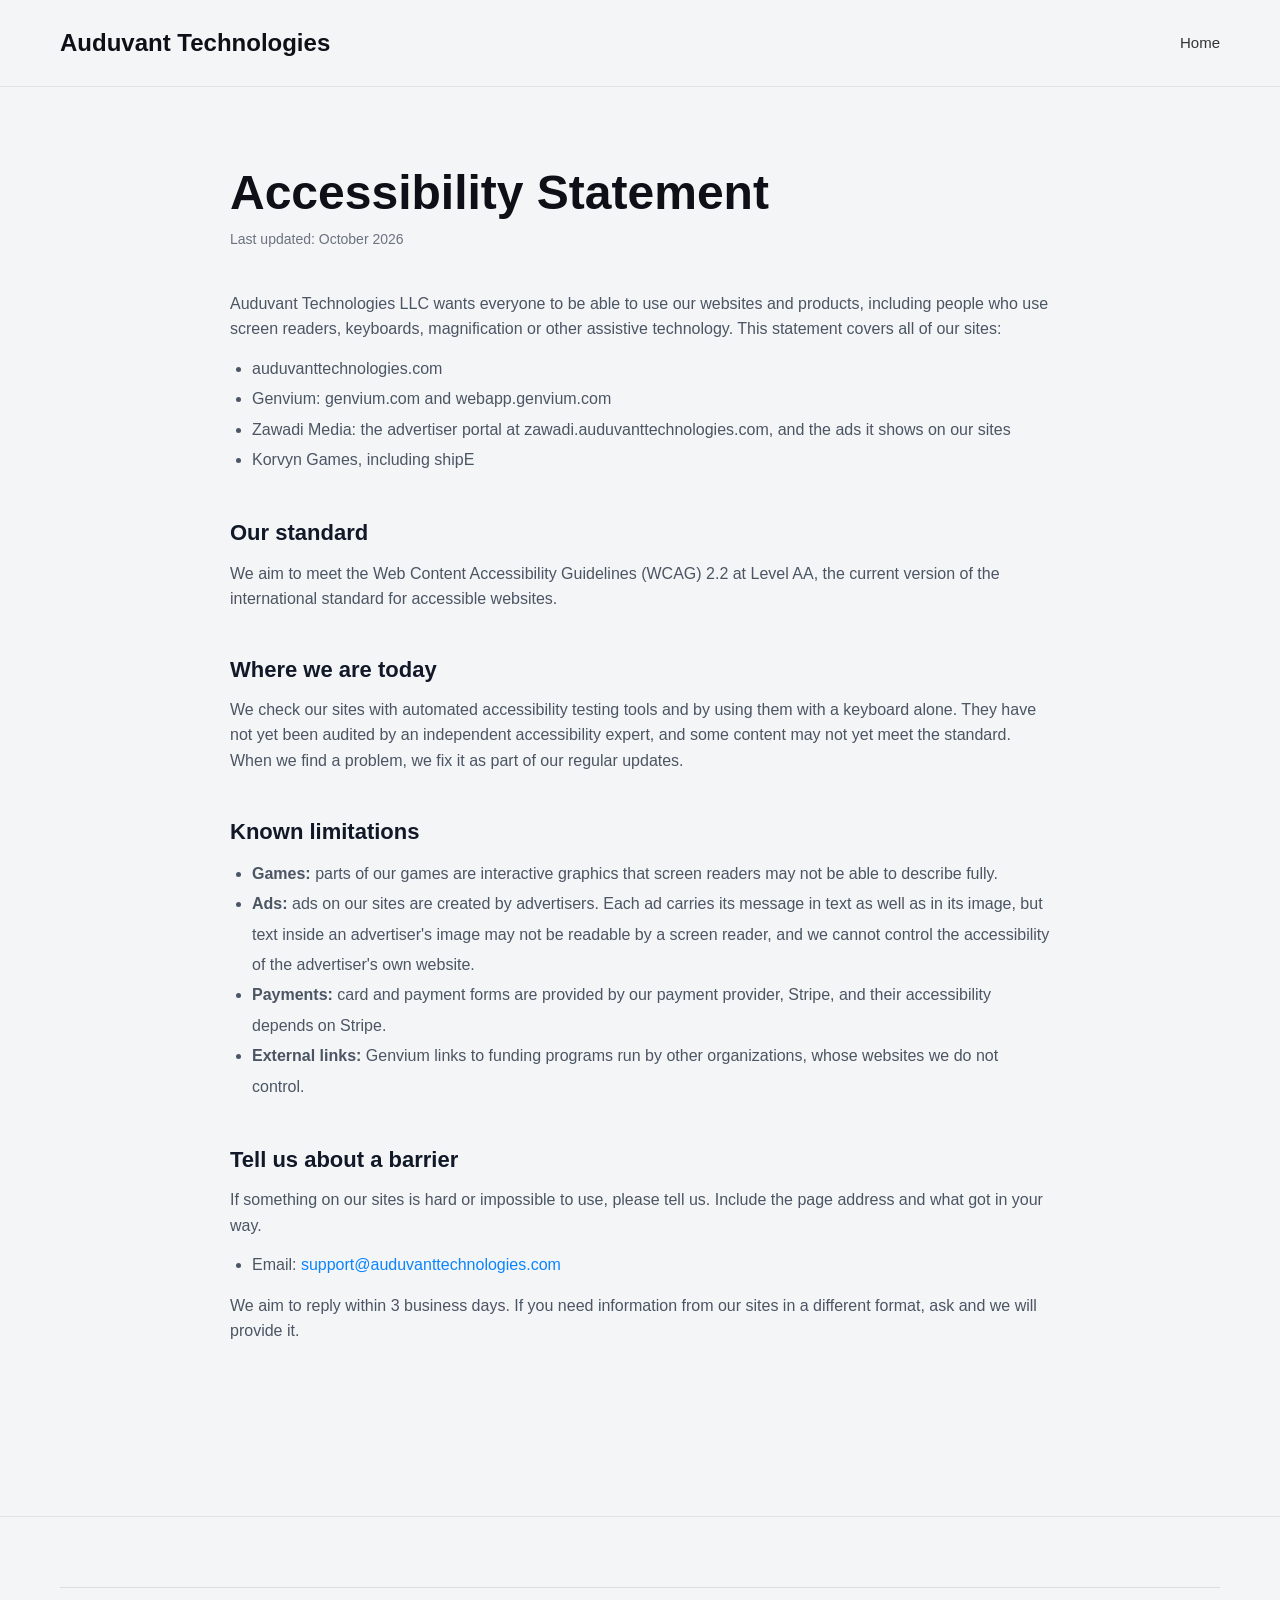
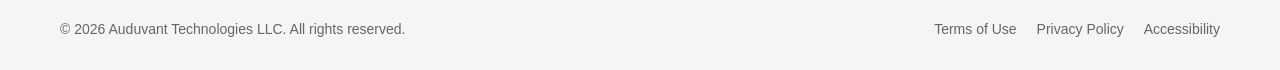
<file: accessibility.html>
<!DOCTYPE html>
<html lang="en">
<head>
  <meta charset="UTF-8" />
  <meta name="viewport" content="width=device-width, initial-scale=1.0" />
  <title>Accessibility | Auduvant Technologies</title>
  <link rel="icon" type="image/png" sizes="32x32" href="../favicon-32x32.png">
  <link rel="icon" type="image/png" sizes="16x16" href="../favicon-16x16.png">
  <link rel="stylesheet" href="../styles.css">
</head>
<body>

  <a href="#main-content" class="skip-link">Skip to main content</a>

  <header>
    <a class="logo" href="../index.html">Auduvant Technologies</a>
    <nav>
      <a class="link-btn" href="../index.html">Home</a>
    </nav>
  </header>

  <main id="main-content">
    <div class="legal-page">
      <h1>Accessibility Statement</h1>
      <p class="last-updated">Last updated: October 2026</p>

      <p>Auduvant Technologies LLC wants everyone to be able to use our websites and products, including people who use screen readers, keyboards, magnification or other assistive technology. This statement covers all of our sites:</p>
      <ul>
        <li>auduvanttechnologies.com</li>
        <li>Genvium: genvium.com and webapp.genvium.com</li>
        <li>Zawadi Media: the advertiser portal at zawadi.auduvanttechnologies.com, and the ads it shows on our sites</li>
        <li>Korvyn Games, including shipE</li>
      </ul>

      <h2>Our standard</h2>
      <p>We aim to meet the Web Content Accessibility Guidelines (WCAG) 2.2 at Level AA, the current version of the international standard for accessible websites.</p>

      <h2>Where we are today</h2>
      <p>We check our sites with automated accessibility testing tools and by using them with a keyboard alone. They have not yet been audited by an independent accessibility expert, and some content may not yet meet the standard. When we find a problem, we fix it as part of our regular updates.</p>

      <h2>Known limitations</h2>
      <ul>
        <li><strong>Games:</strong> parts of our games are interactive graphics that screen readers may not be able to describe fully.</li>
        <li><strong>Ads:</strong> ads on our sites are created by advertisers. Each ad carries its message in text as well as in its image, but text inside an advertiser's image may not be readable by a screen reader, and we cannot control the accessibility of the advertiser's own website.</li>
        <li><strong>Payments:</strong> card and payment forms are provided by our payment provider, Stripe, and their accessibility depends on Stripe.</li>
        <li><strong>External links:</strong> Genvium links to funding programs run by other organizations, whose websites we do not control.</li>
      </ul>

      <h2>Tell us about a barrier</h2>
      <p>If something on our sites is hard or impossible to use, please tell us. Include the page address and what got in your way.</p>
      <ul>
        <li>Email: <a href="mailto:support@auduvanttechnologies.com">support@auduvanttechnologies.com</a></li>
      </ul>
      <p>We aim to reply within 3 business days. If you need information from our sites in a different format, ask and we will provide it.</p>
    </div>
  </main>

  <footer>
    <div class="footer-bottom">
      <div>&copy; 2026 Auduvant Technologies LLC. All rights reserved.</div>
      <div class="footer-legal-links">
        <a class="link-btn" href="terms.html">Terms of Use</a>
        <a class="link-btn" href="privacy.html">Privacy Policy</a>
        <a class="link-btn" href="accessibility.html" aria-current="page">Accessibility</a>
      </div>
    </div>
  </footer>

</body>
</html>
</file>
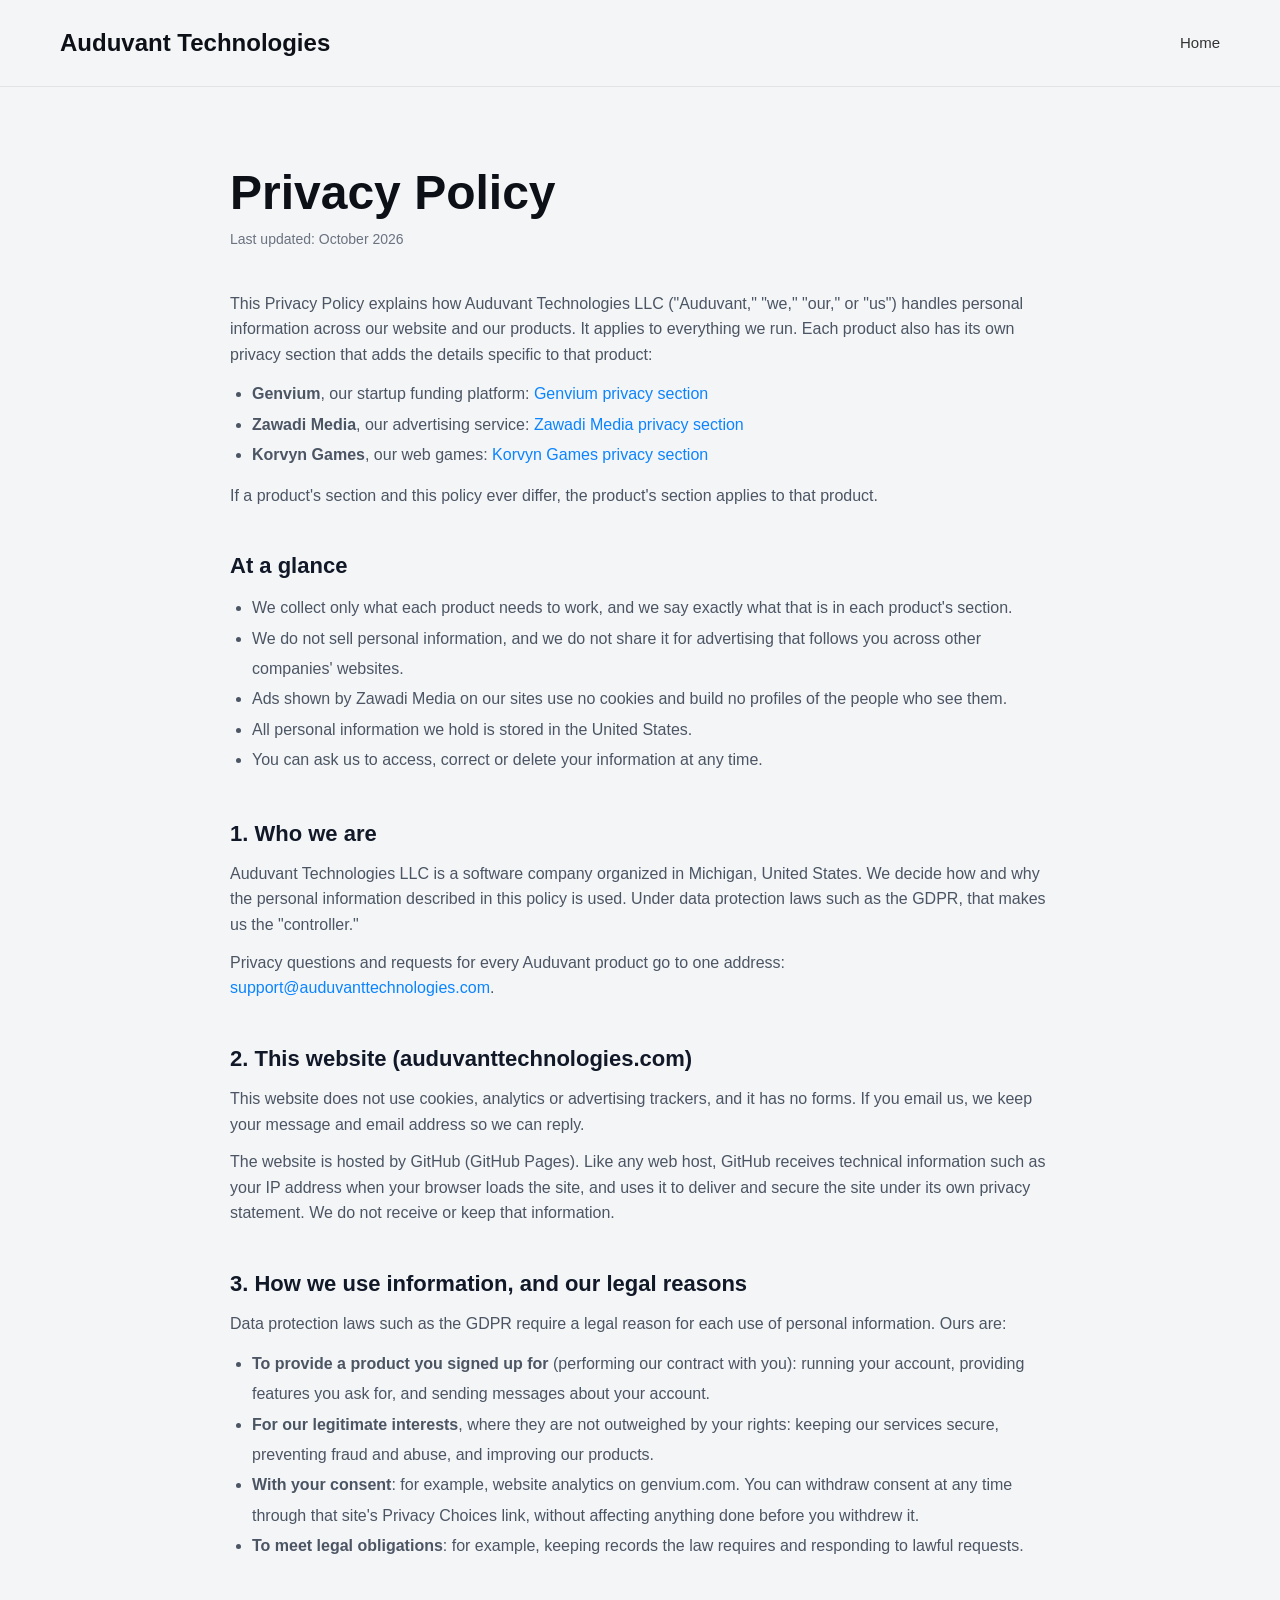
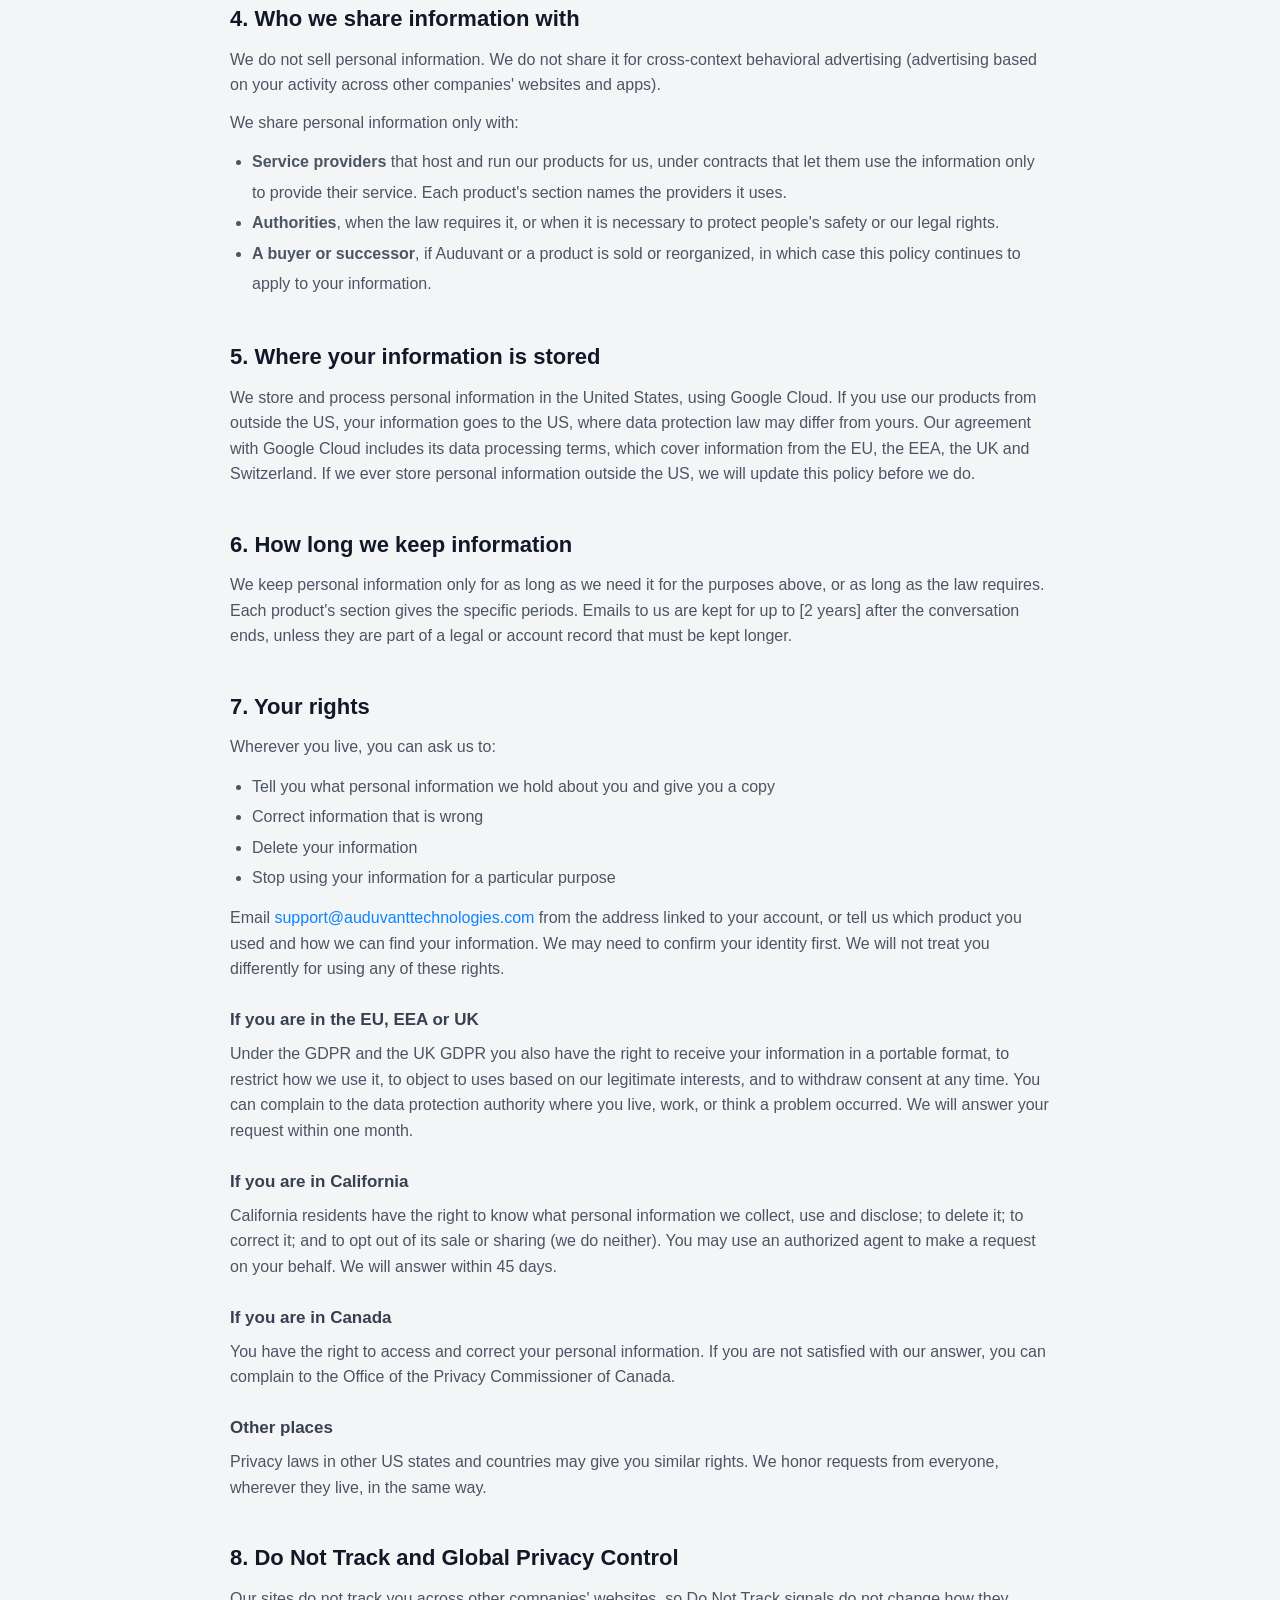
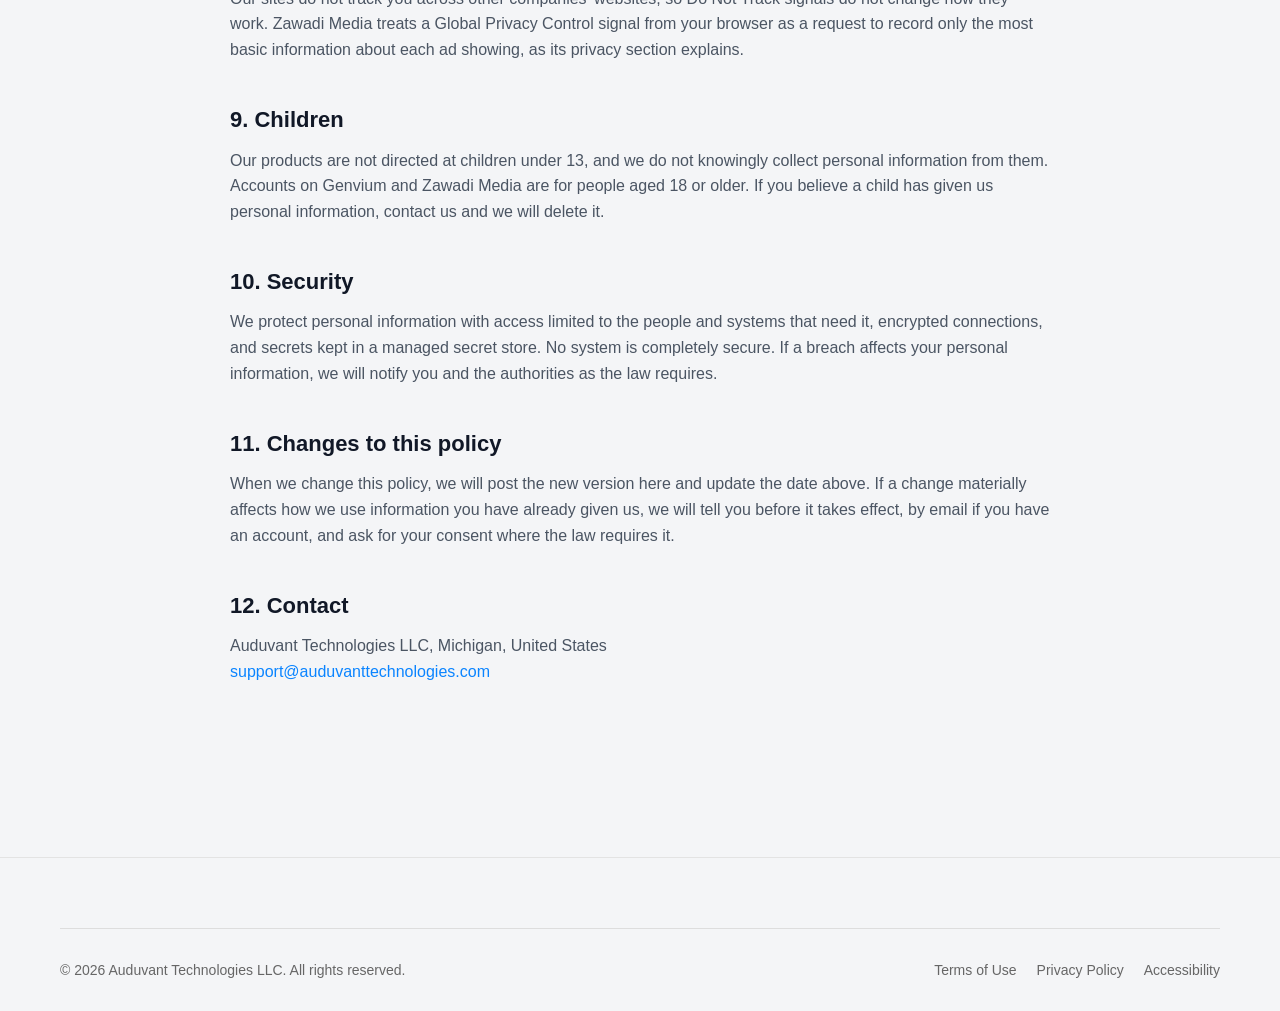
<file: privacy.html>
<!DOCTYPE html>
<html lang="en">
<head>
  <meta charset="UTF-8" />
  <meta name="viewport" content="width=device-width, initial-scale=1.0" />
  <title>Privacy Policy | Auduvant Technologies</title>
  <link rel="icon" type="image/png" sizes="32x32" href="../favicon-32x32.png">
  <link rel="icon" type="image/png" sizes="16x16" href="../favicon-16x16.png">
  <link rel="stylesheet" href="../styles.css">
</head>
<body>

  <a href="#main-content" class="skip-link">Skip to main content</a>

  <header>
    <a class="logo" href="../index.html">Auduvant Technologies</a>
    <nav>
      <a class="link-btn" href="../index.html">Home</a>
    </nav>
  </header>

  <main id="main-content">
    <div class="legal-page">
        <h1>Privacy Policy</h1>
        <p class="last-updated">Last updated: October 2026</p>

        <p>This Privacy Policy explains how Auduvant Technologies LLC ("Auduvant," "we," "our," or "us") handles personal information across our website and our products. It applies to everything we run. Each product also has its own privacy section that adds the details specific to that product:</p>
        <ul>
          <li><strong>Genvium</strong>, our startup funding platform: <a href="https://www.genvium.com/#privacy">Genvium privacy section</a></li>
          <li><strong>Zawadi Media</strong>, our advertising service: <a href="https://www.auduvanttechnologies.com/legal/zawadi-privacy.html">Zawadi Media privacy section</a></li>
          <li><strong>Korvyn Games</strong>, our web games: <a href="https://www.auduvanttechnologies.com/games/privacy.html">Korvyn Games privacy section</a></li>
        </ul>
        <p>If a product's section and this policy ever differ, the product's section applies to that product.</p>

        <h2>At a glance</h2>
        <ul>
          <li>We collect only what each product needs to work, and we say exactly what that is in each product's section.</li>
          <li>We do not sell personal information, and we do not share it for advertising that follows you across other companies' websites.</li>
          <li>Ads shown by Zawadi Media on our sites use no cookies and build no profiles of the people who see them.</li>
          <li>All personal information we hold is stored in the United States.</li>
          <li>You can ask us to access, correct or delete your information at any time.</li>
        </ul>

        <h2>1. Who we are</h2>
        <p>Auduvant Technologies LLC is a software company organized in Michigan, United States. We decide how and why the personal information described in this policy is used. Under data protection laws such as the GDPR, that makes us the "controller."</p>
        <p>Privacy questions and requests for every Auduvant product go to one address: <a href="mailto:support@auduvanttechnologies.com">support@auduvanttechnologies.com</a>.</p>

        <h2>2. This website (auduvanttechnologies.com)</h2>
        <p>This website does not use cookies, analytics or advertising trackers, and it has no forms. If you email us, we keep your message and email address so we can reply.</p>
        <p>The website is hosted by GitHub (GitHub Pages). Like any web host, GitHub receives technical information such as your IP address when your browser loads the site, and uses it to deliver and secure the site under its own privacy statement. We do not receive or keep that information.</p>

        <h2>3. How we use information, and our legal reasons</h2>
        <p>Data protection laws such as the GDPR require a legal reason for each use of personal information. Ours are:</p>
        <ul>
          <li><strong>To provide a product you signed up for</strong> (performing our contract with you): running your account, providing features you ask for, and sending messages about your account.</li>
          <li><strong>For our legitimate interests</strong>, where they are not outweighed by your rights: keeping our services secure, preventing fraud and abuse, and improving our products.</li>
          <li><strong>With your consent</strong>: for example, website analytics on genvium.com. You can withdraw consent at any time through that site's Privacy Choices link, without affecting anything done before you withdrew it.</li>
          <li><strong>To meet legal obligations</strong>: for example, keeping records the law requires and responding to lawful requests.</li>
        </ul>

        <h2>4. Who we share information with</h2>
        <p>We do not sell personal information. We do not share it for cross-context behavioral advertising (advertising based on your activity across other companies' websites and apps).</p>
        <p>We share personal information only with:</p>
        <ul>
          <li><strong>Service providers</strong> that host and run our products for us, under contracts that let them use the information only to provide their service. Each product's section names the providers it uses.</li>
          <li><strong>Authorities</strong>, when the law requires it, or when it is necessary to protect people's safety or our legal rights.</li>
          <li><strong>A buyer or successor</strong>, if Auduvant or a product is sold or reorganized, in which case this policy continues to apply to your information.</li>
        </ul>

        <h2>5. Where your information is stored</h2>
        <p>We store and process personal information in the United States, using Google Cloud. If you use our products from outside the US, your information goes to the US, where data protection law may differ from yours. Our agreement with Google Cloud includes its data processing terms, which cover information from the EU, the EEA, the UK and Switzerland. If we ever store personal information outside the US, we will update this policy before we do.</p>

        <h2>6. How long we keep information</h2>
        <p>We keep personal information only for as long as we need it for the purposes above, or as long as the law requires. Each product's section gives the specific periods. Emails to us are kept for up to [2 years] after the conversation ends, unless they are part of a legal or account record that must be kept longer.</p>

        <h2>7. Your rights</h2>
        <p>Wherever you live, you can ask us to:</p>
        <ul>
          <li>Tell you what personal information we hold about you and give you a copy</li>
          <li>Correct information that is wrong</li>
          <li>Delete your information</li>
          <li>Stop using your information for a particular purpose</li>
        </ul>
        <p>Email <a href="mailto:support@auduvanttechnologies.com">support@auduvanttechnologies.com</a> from the address linked to your account, or tell us which product you used and how we can find your information. We may need to confirm your identity first. We will not treat you differently for using any of these rights.</p>

        <h3>If you are in the EU, EEA or UK</h3>
        <p>Under the GDPR and the UK GDPR you also have the right to receive your information in a portable format, to restrict how we use it, to object to uses based on our legitimate interests, and to withdraw consent at any time. You can complain to the data protection authority where you live, work, or think a problem occurred. We will answer your request within one month.</p>

        <h3>If you are in California</h3>
        <p>California residents have the right to know what personal information we collect, use and disclose; to delete it; to correct it; and to opt out of its sale or sharing (we do neither). You may use an authorized agent to make a request on your behalf. We will answer within 45 days.</p>

        <h3>If you are in Canada</h3>
        <p>You have the right to access and correct your personal information. If you are not satisfied with our answer, you can complain to the Office of the Privacy Commissioner of Canada.</p>

        <h3>Other places</h3>
        <p>Privacy laws in other US states and countries may give you similar rights. We honor requests from everyone, wherever they live, in the same way.</p>

        <h2>8. Do Not Track and Global Privacy Control</h2>
        <p>Our sites do not track you across other companies' websites, so Do Not Track signals do not change how they work. Zawadi Media treats a Global Privacy Control signal from your browser as a request to record only the most basic information about each ad showing, as its privacy section explains.</p>

        <h2>9. Children</h2>
        <p>Our products are not directed at children under 13, and we do not knowingly collect personal information from them. Accounts on Genvium and Zawadi Media are for people aged 18 or older. If you believe a child has given us personal information, contact us and we will delete it.</p>

        <h2>10. Security</h2>
        <p>We protect personal information with access limited to the people and systems that need it, encrypted connections, and secrets kept in a managed secret store. No system is completely secure. If a breach affects your personal information, we will notify you and the authorities as the law requires.</p>

        <h2>11. Changes to this policy</h2>
        <p>When we change this policy, we will post the new version here and update the date above. If a change materially affects how we use information you have already given us, we will tell you before it takes effect, by email if you have an account, and ask for your consent where the law requires it.</p>

        <h2>12. Contact</h2>
        <p>Auduvant Technologies LLC, Michigan, United States<br>
        <a href="mailto:support@auduvanttechnologies.com">support@auduvanttechnologies.com</a></p>
      </div>
  </main>

  <footer>
    <div class="footer-bottom">
      <div>&copy; 2026 Auduvant Technologies LLC. All rights reserved.</div>
      <div class="footer-legal-links">
        <a class="link-btn" href="terms.html">Terms of Use</a>
        <a class="link-btn" href="privacy.html" aria-current="page">Privacy Policy</a>
        <a class="link-btn" href="accessibility.html">Accessibility</a>
      </div>
    </div>
  </footer>

</body>
</html>
</file>
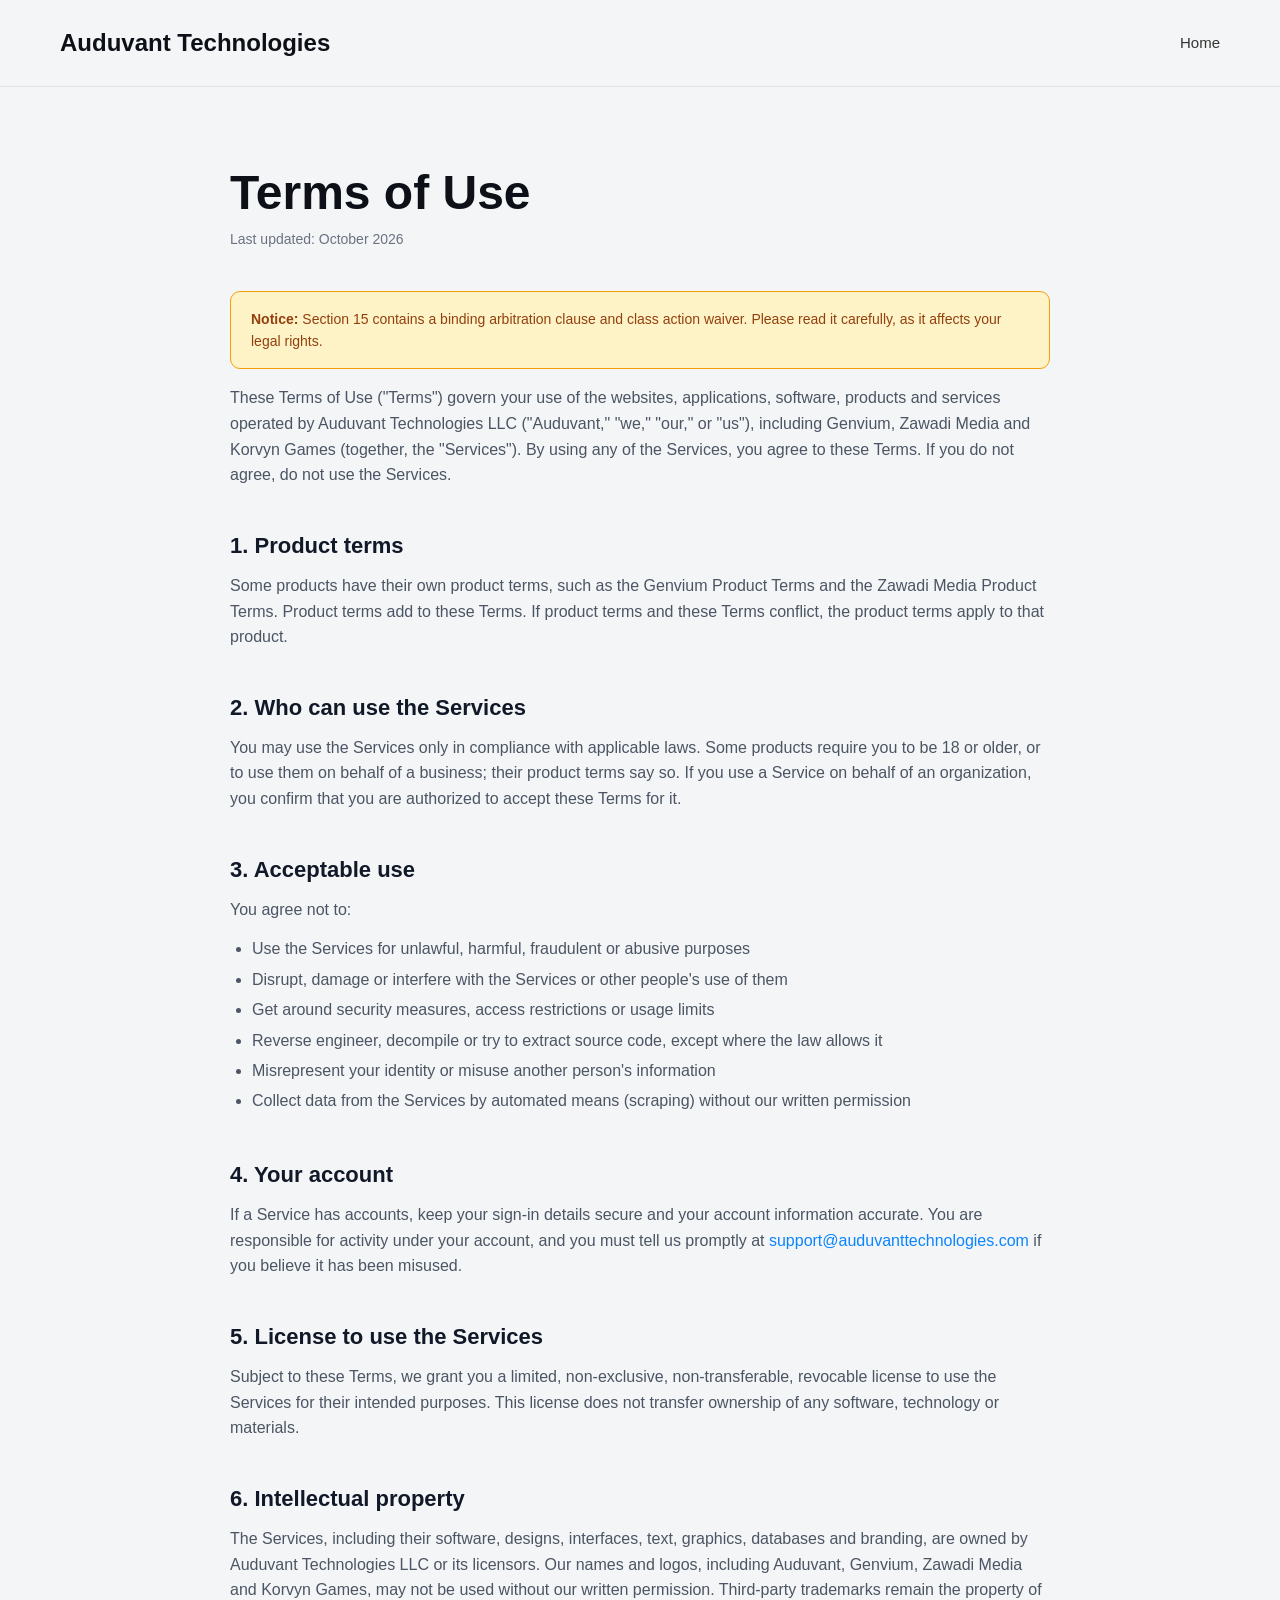
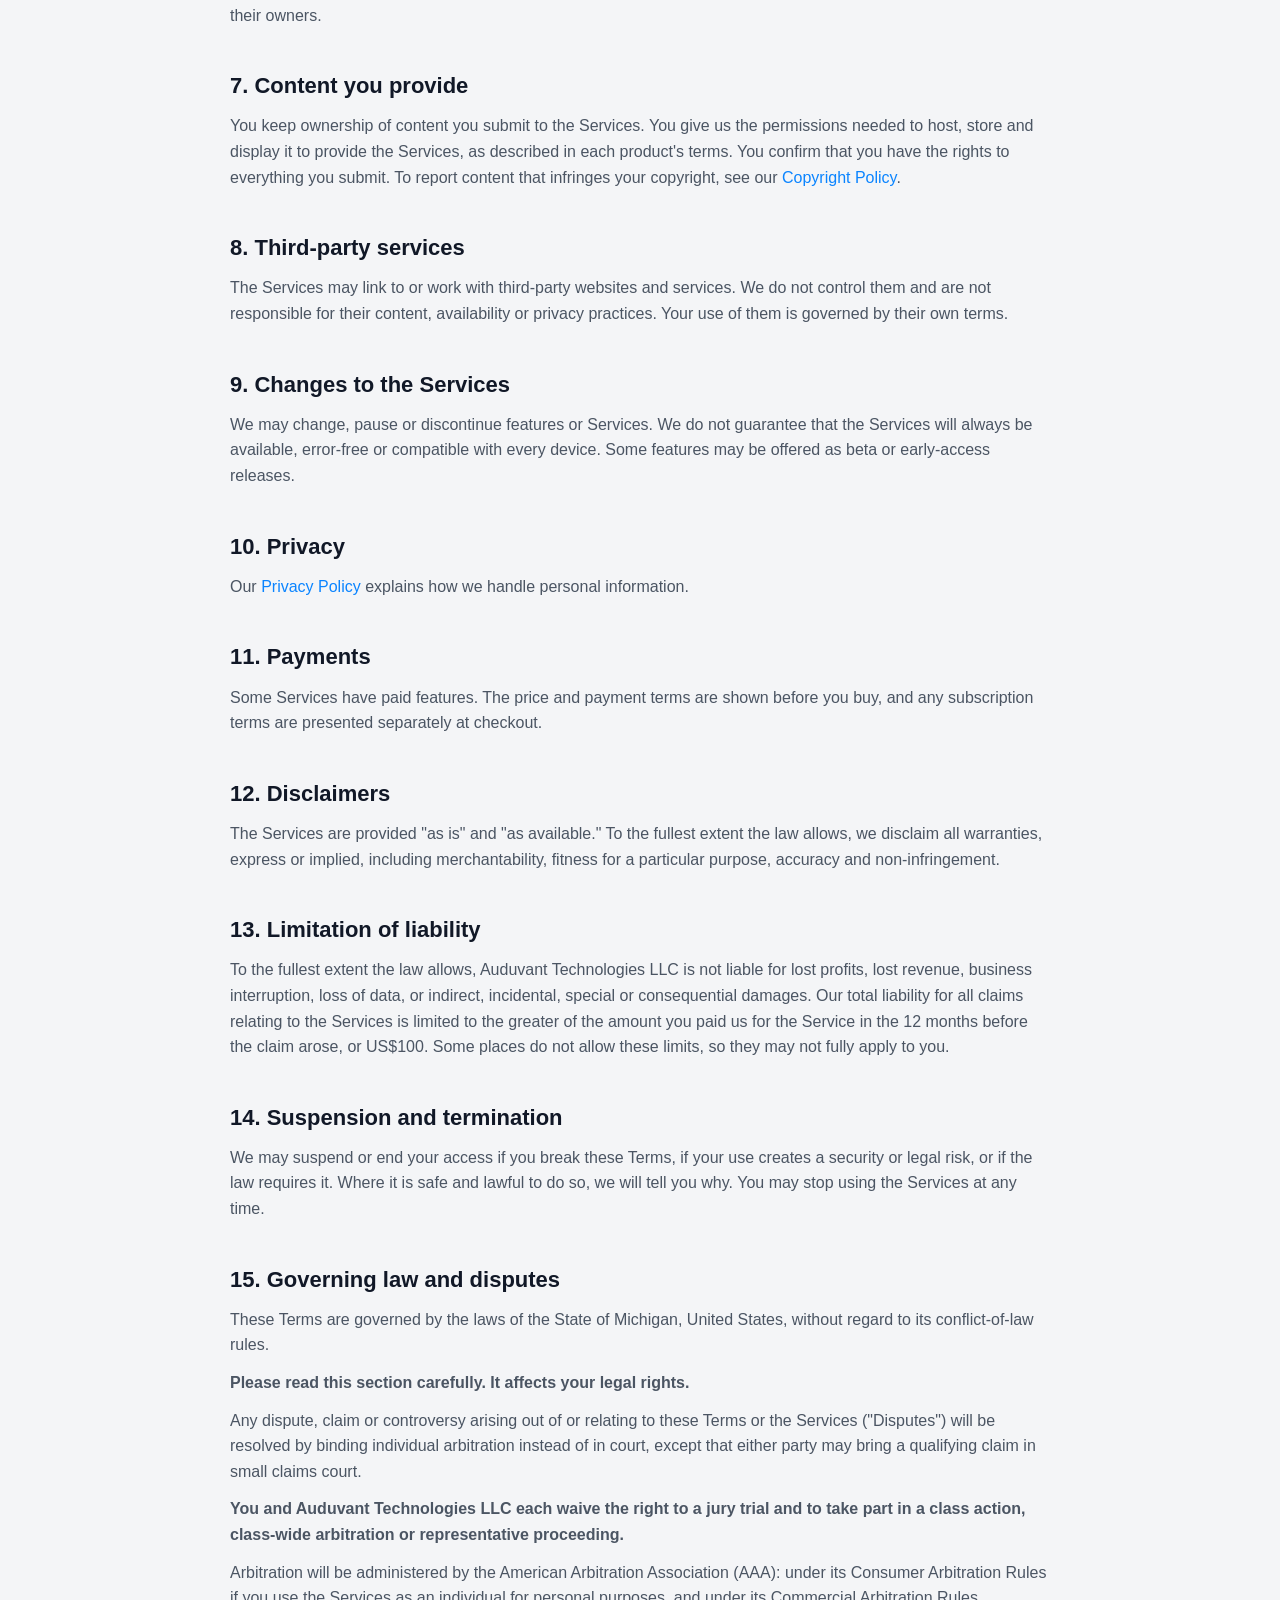
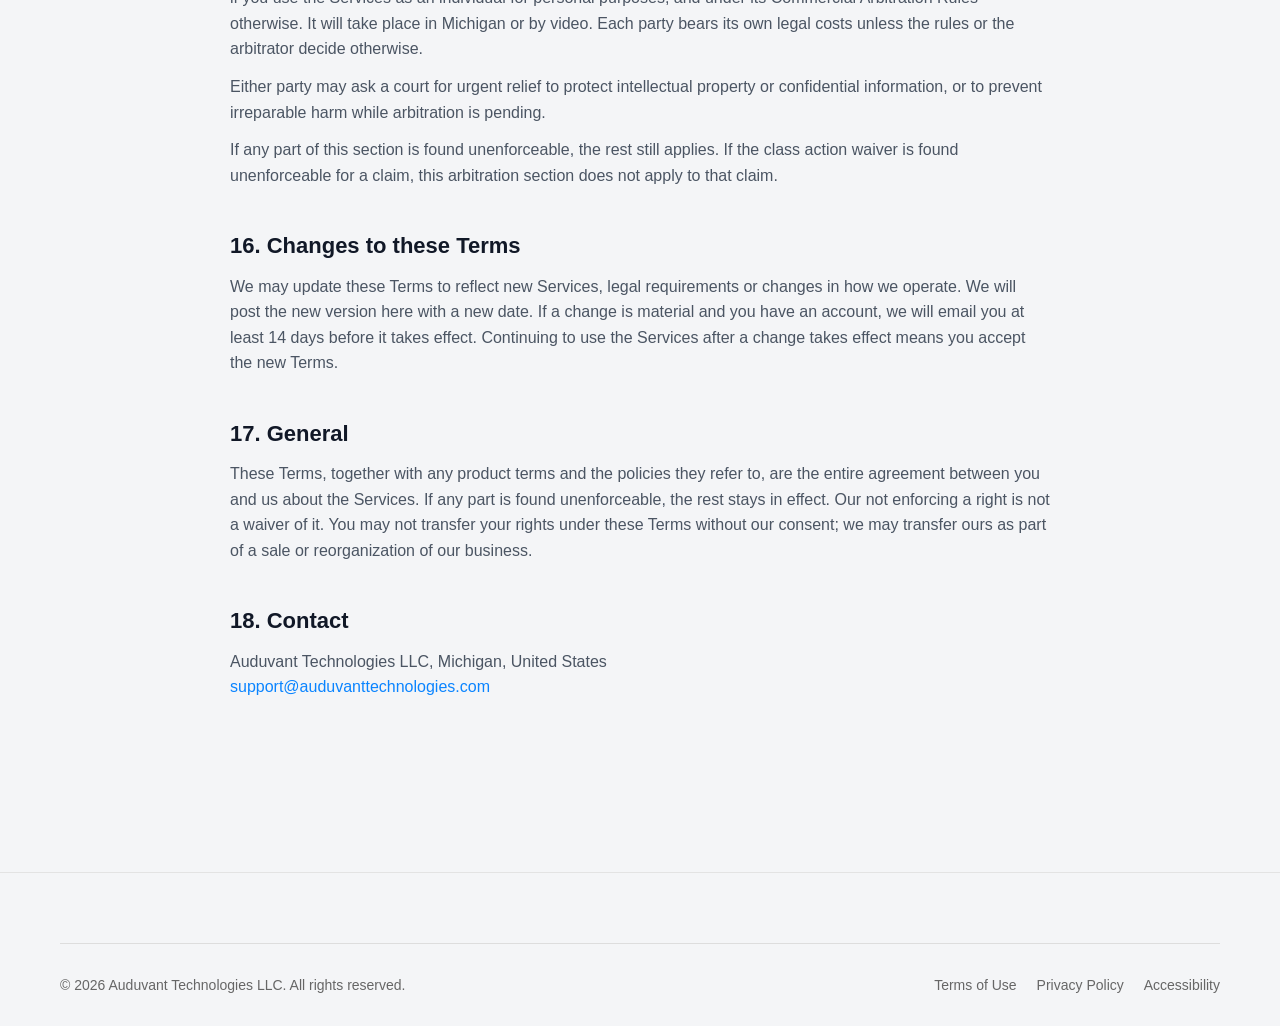
<file: terms.html>
<!DOCTYPE html>
<html lang="en">
<head>
  <meta charset="UTF-8" />
  <meta name="viewport" content="width=device-width, initial-scale=1.0" />
  <title>Terms of Use | Auduvant Technologies</title>
  <link rel="icon" type="image/png" sizes="32x32" href="../favicon-32x32.png">
  <link rel="icon" type="image/png" sizes="16x16" href="../favicon-16x16.png">
  <link rel="stylesheet" href="../styles.css">
</head>
<body>

  <a href="#main-content" class="skip-link">Skip to main content</a>

  <header>
    <a class="logo" href="../index.html">Auduvant Technologies</a>
    <nav>
      <a class="link-btn" href="../index.html">Home</a>
    </nav>
  </header>

  <main id="main-content">
    <div class="legal-page">
      <h1>Terms of Use</h1>
      <p class="last-updated">Last updated: October 2026</p>

      <div class="arbitration-notice">
        <strong>Notice:</strong> Section 15 contains a binding arbitration clause and class action waiver. Please read it carefully, as it affects your legal rights.
      </div>

      <p>These Terms of Use ("Terms") govern your use of the websites, applications, software, products and services operated by Auduvant Technologies LLC ("Auduvant," "we," "our," or "us"), including Genvium, Zawadi Media and Korvyn Games (together, the "Services"). By using any of the Services, you agree to these Terms. If you do not agree, do not use the Services.</p>

      <h2>1. Product terms</h2>
      <p>Some products have their own product terms, such as the Genvium Product Terms and the Zawadi Media Product Terms. Product terms add to these Terms. If product terms and these Terms conflict, the product terms apply to that product.</p>

      <h2>2. Who can use the Services</h2>
      <p>You may use the Services only in compliance with applicable laws. Some products require you to be 18 or older, or to use them on behalf of a business; their product terms say so. If you use a Service on behalf of an organization, you confirm that you are authorized to accept these Terms for it.</p>

      <h2>3. Acceptable use</h2>
      <p>You agree not to:</p>
      <ul>
        <li>Use the Services for unlawful, harmful, fraudulent or abusive purposes</li>
        <li>Disrupt, damage or interfere with the Services or other people's use of them</li>
        <li>Get around security measures, access restrictions or usage limits</li>
        <li>Reverse engineer, decompile or try to extract source code, except where the law allows it</li>
        <li>Misrepresent your identity or misuse another person's information</li>
        <li>Collect data from the Services by automated means (scraping) without our written permission</li>
      </ul>

      <h2>4. Your account</h2>
      <p>If a Service has accounts, keep your sign-in details secure and your account information accurate. You are responsible for activity under your account, and you must tell us promptly at <a href="mailto:support@auduvanttechnologies.com">support@auduvanttechnologies.com</a> if you believe it has been misused.</p>

      <h2>5. License to use the Services</h2>
      <p>Subject to these Terms, we grant you a limited, non-exclusive, non-transferable, revocable license to use the Services for their intended purposes. This license does not transfer ownership of any software, technology or materials.</p>

      <h2>6. Intellectual property</h2>
      <p>The Services, including their software, designs, interfaces, text, graphics, databases and branding, are owned by Auduvant Technologies LLC or its licensors. Our names and logos, including Auduvant, Genvium, Zawadi Media and Korvyn Games, may not be used without our written permission. Third-party trademarks remain the property of their owners.</p>

      <h2>7. Content you provide</h2>
      <p>You keep ownership of content you submit to the Services. You give us the permissions needed to host, store and display it to provide the Services, as described in each product's terms. You confirm that you have the rights to everything you submit. To report content that infringes your copyright, see our <a href="copyright.html">Copyright Policy</a>.</p>

      <h2>8. Third-party services</h2>
      <p>The Services may link to or work with third-party websites and services. We do not control them and are not responsible for their content, availability or privacy practices. Your use of them is governed by their own terms.</p>

      <h2>9. Changes to the Services</h2>
      <p>We may change, pause or discontinue features or Services. We do not guarantee that the Services will always be available, error-free or compatible with every device. Some features may be offered as beta or early-access releases.</p>

      <h2>10. Privacy</h2>
      <p>Our <a href="privacy.html">Privacy Policy</a> explains how we handle personal information.</p>

      <h2>11. Payments</h2>
      <p>Some Services have paid features. The price and payment terms are shown before you buy, and any subscription terms are presented separately at checkout.</p>

      <h2>12. Disclaimers</h2>
      <p>The Services are provided "as is" and "as available." To the fullest extent the law allows, we disclaim all warranties, express or implied, including merchantability, fitness for a particular purpose, accuracy and non-infringement.</p>

      <h2>13. Limitation of liability</h2>
      <p>To the fullest extent the law allows, Auduvant Technologies LLC is not liable for lost profits, lost revenue, business interruption, loss of data, or indirect, incidental, special or consequential damages. Our total liability for all claims relating to the Services is limited to the greater of the amount you paid us for the Service in the 12 months before the claim arose, or US$100. Some places do not allow these limits, so they may not fully apply to you.</p>

      <h2>14. Suspension and termination</h2>
      <p>We may suspend or end your access if you break these Terms, if your use creates a security or legal risk, or if the law requires it. Where it is safe and lawful to do so, we will tell you why. You may stop using the Services at any time.</p>

      <h2>15. Governing law and disputes</h2>
      <p>These Terms are governed by the laws of the State of Michigan, United States, without regard to its conflict-of-law rules.</p>
      <p><strong>Please read this section carefully. It affects your legal rights.</strong></p>
      <p>Any dispute, claim or controversy arising out of or relating to these Terms or the Services ("Disputes") will be resolved by binding individual arbitration instead of in court, except that either party may bring a qualifying claim in small claims court.</p>
      <p><strong>You and Auduvant Technologies LLC each waive the right to a jury trial and to take part in a class action, class-wide arbitration or representative proceeding.</strong></p>
      <p>Arbitration will be administered by the American Arbitration Association (AAA): under its Consumer Arbitration Rules if you use the Services as an individual for personal purposes, and under its Commercial Arbitration Rules otherwise. It will take place in Michigan or by video. Each party bears its own legal costs unless the rules or the arbitrator decide otherwise.</p>
      <p>Either party may ask a court for urgent relief to protect intellectual property or confidential information, or to prevent irreparable harm while arbitration is pending.</p>
      <p>If any part of this section is found unenforceable, the rest still applies. If the class action waiver is found unenforceable for a claim, this arbitration section does not apply to that claim.</p>

      <h2>16. Changes to these Terms</h2>
      <p>We may update these Terms to reflect new Services, legal requirements or changes in how we operate. We will post the new version here with a new date. If a change is material and you have an account, we will email you at least 14 days before it takes effect. Continuing to use the Services after a change takes effect means you accept the new Terms.</p>

      <h2>17. General</h2>
      <p>These Terms, together with any product terms and the policies they refer to, are the entire agreement between you and us about the Services. If any part is found unenforceable, the rest stays in effect. Our not enforcing a right is not a waiver of it. You may not transfer your rights under these Terms without our consent; we may transfer ours as part of a sale or reorganization of our business.</p>

      <h2>18. Contact</h2>
      <p>Auduvant Technologies LLC, Michigan, United States<br>
      <a href="mailto:support@auduvanttechnologies.com">support@auduvanttechnologies.com</a></p>
    </div>
  </main>

  <footer>
    <div class="footer-bottom">
      <div>&copy; 2026 Auduvant Technologies LLC. All rights reserved.</div>
      <div class="footer-legal-links">
        <a class="link-btn" href="terms.html" aria-current="page">Terms of Use</a>
        <a class="link-btn" href="privacy.html">Privacy Policy</a>
        <a class="link-btn" href="accessibility.html">Accessibility</a>
      </div>
    </div>
  </footer>

</body>
</html>
</file>
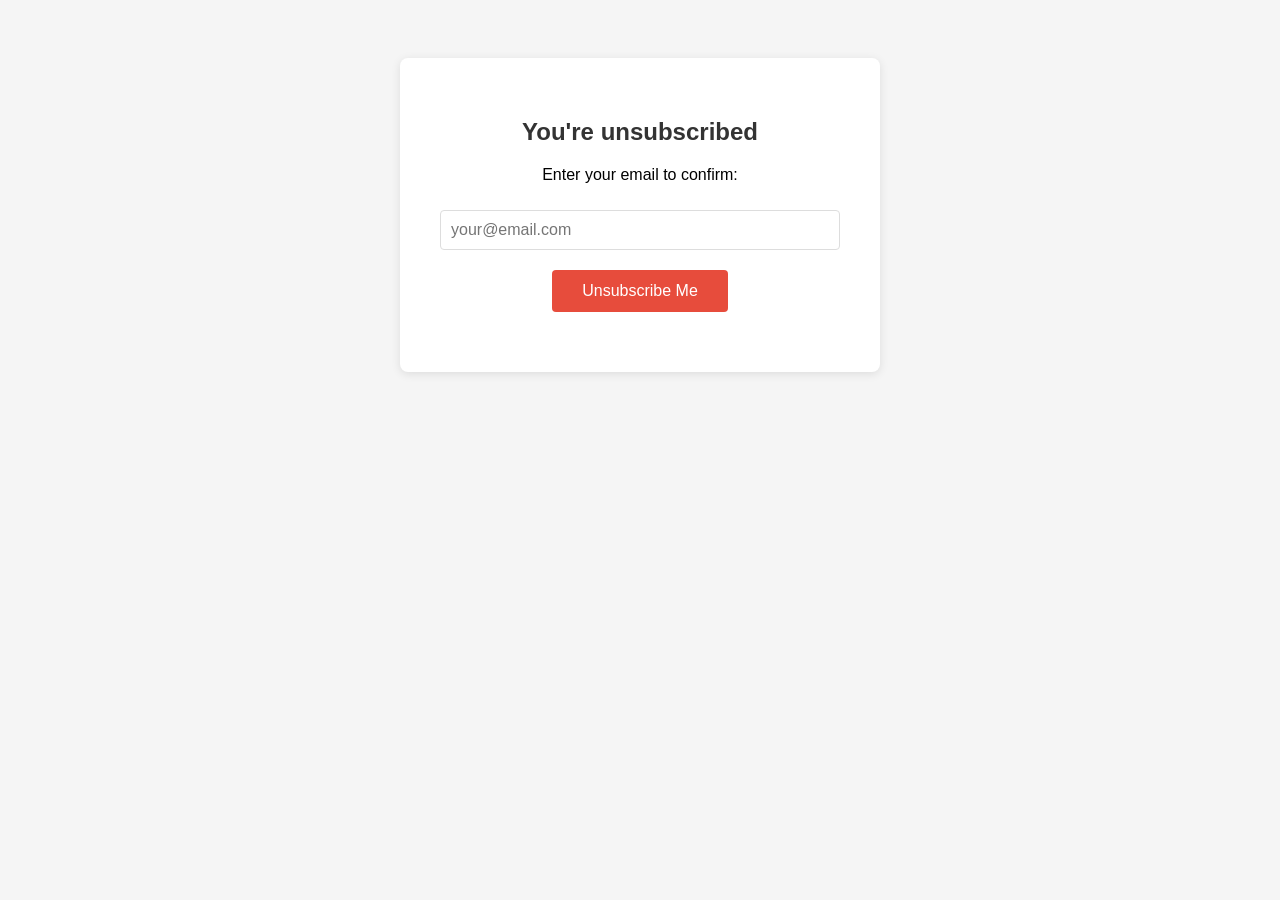
<file: unsubscribe.html>
<!DOCTYPE html>
<html>
<head>
  <title>Unsubscribe</title>
  <style>
    body { 
      font-family: Arial, sans-serif; 
      text-align: center; 
      padding: 50px; 
      background: #f5f5f5;
    }
    .container {
      background: white;
      padding: 40px;
      border-radius: 8px;
      max-width: 400px;
      margin: 0 auto;
      box-shadow: 0 2px 10px rgba(0,0,0,0.1);
    }
    h2 { color: #333; }
    input {
      width: 100%;
      padding: 10px;
      margin: 10px 0;
      border: 1px solid #ddd;
      border-radius: 4px;
      box-sizing: border-box;
      font-size: 16px;
    }
    button {
      background: #e74c3c;
      color: white;
      padding: 12px 30px;
      border: none;
      border-radius: 4px;
      font-size: 16px;
      cursor: pointer;
      margin-top: 10px;
    }
    button:hover { background: #c0392b; }
    #status {
      margin-top: 20px;
      font-size: 16px;
      font-weight: bold;
    }
  </style>
</head>
<body>
  <div class="container">
    <h2>You're unsubscribed</h2>
    <p>Enter your email to confirm:</p>
    <input type="email" id="email" placeholder="your@email.com">
    <button onclick="unsubscribe()">Unsubscribe Me</button>
    <p id="status"></p>
  </div>

  <iframe name="hidden_iframe" style="display:none;"></iframe>

  <script>
    function unsubscribe() {
      const email = document.getElementById('email').value.trim();
      const status = document.getElementById('status');
      
      if (!email) {
        status.style.color = '#e74c3c';
        status.innerText = '⚠ Please enter your email';
        return;
      }

      // Verified public Form Response URL
      const googleFormUrl = 'https://docs.google.com/forms/d/e/1FAIpQLScPVixtaGVmuotVOYmt47zQuoEnMlGVeMqDxrH-Og1kq2Ot7A/formResponse';
      
      // Your entry ID
      const entryId = 'entry.2125860721';

      const form = document.createElement('form');
      form.action = googleFormUrl;
      form.method = 'POST';
      form.target = 'hidden_iframe';

      const input = document.createElement('input');
      input.type = 'hidden';
      input.name = entryId;
      input.value = email;

      form.appendChild(input);
      document.body.appendChild(form);
      form.submit();

      status.style.color = '#27ae60';
      status.innerText = '✓ You have been unsubscribed.';
      document.getElementById('email').disabled = true;
      document.querySelector('button').disabled = true;
    }
  </script>
</body>
</html>
</file>
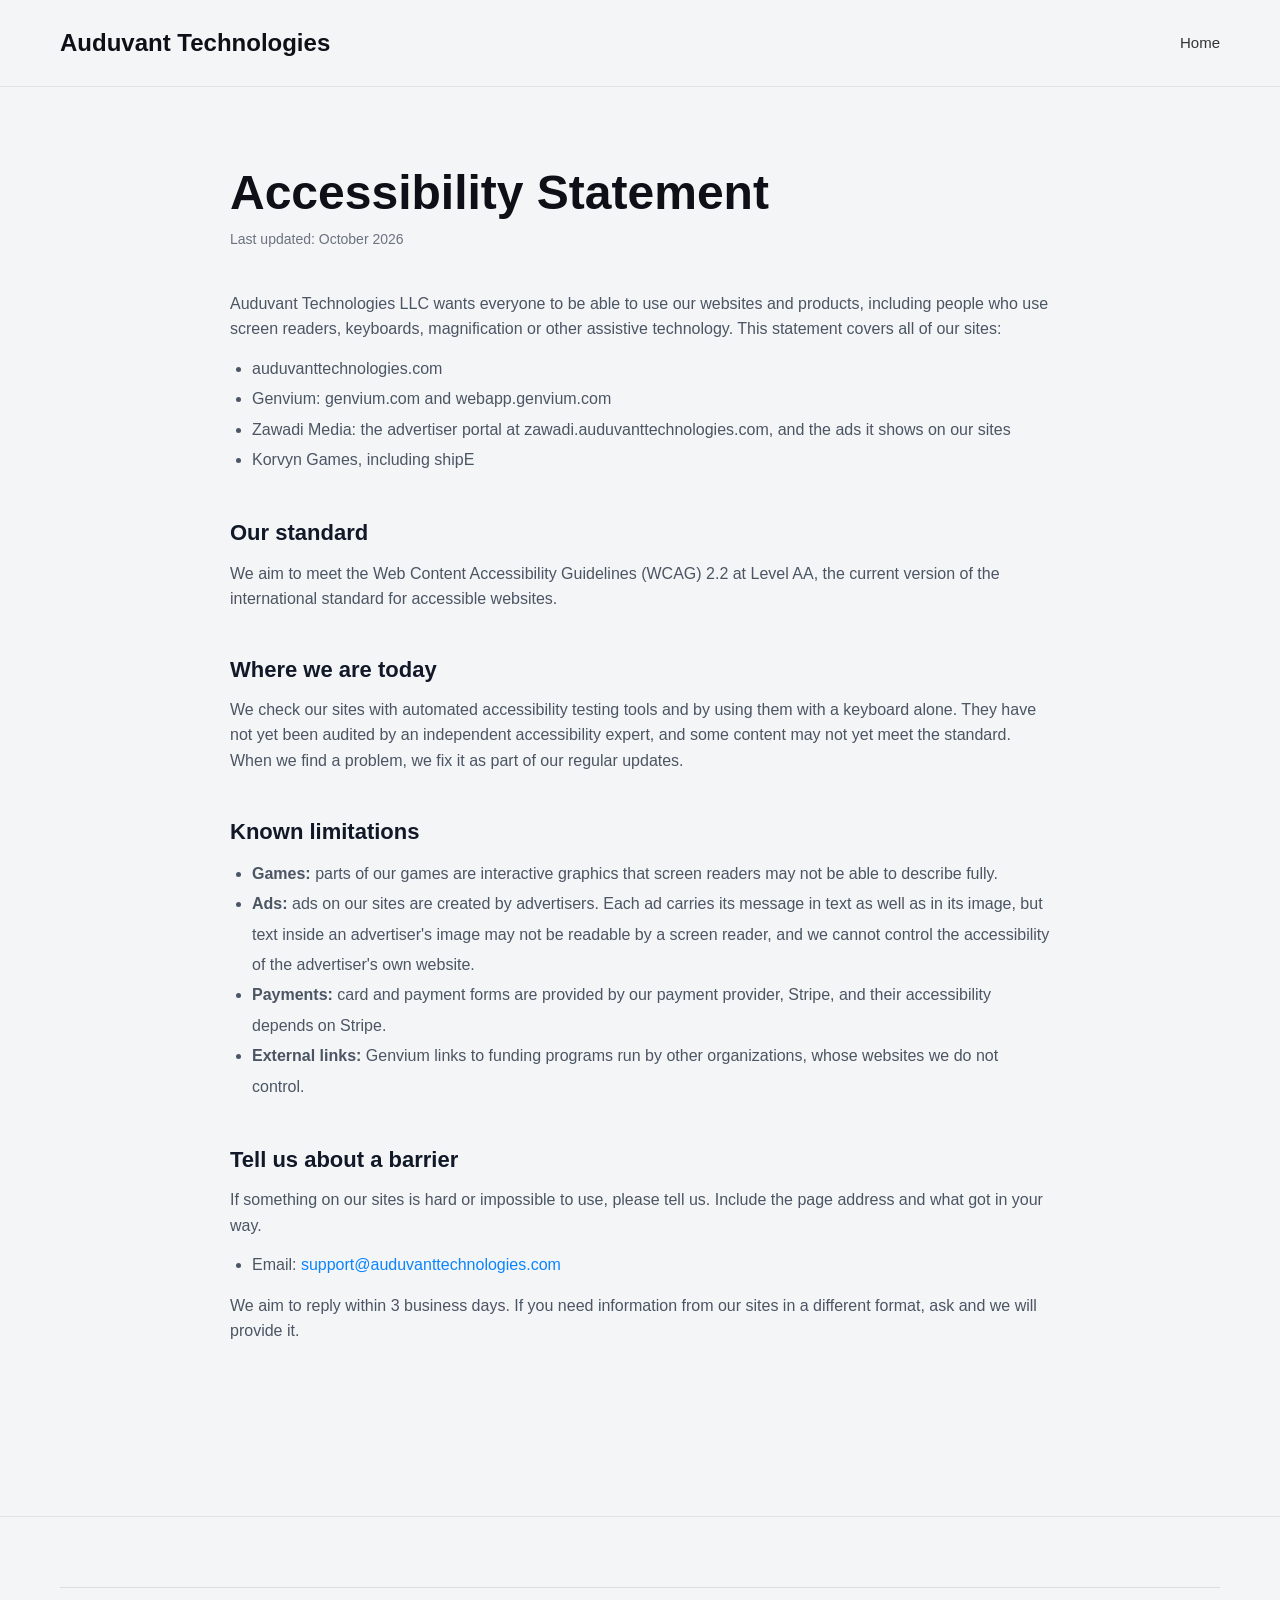
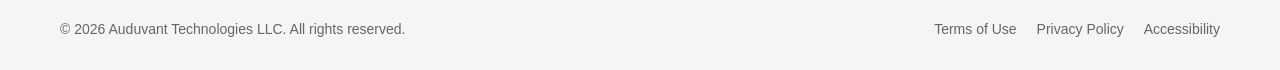
<file: legal/accessibility.html>
<!DOCTYPE html>
<html lang="en">
<head>
  <meta charset="UTF-8" />
  <meta name="viewport" content="width=device-width, initial-scale=1.0" />
  <title>Accessibility | Auduvant Technologies</title>
  <link rel="icon" type="image/png" sizes="32x32" href="../favicon-32x32.png">
  <link rel="icon" type="image/png" sizes="16x16" href="../favicon-16x16.png">
  <link rel="stylesheet" href="../styles.css">
</head>
<body>

  <a href="#main-content" class="skip-link">Skip to main content</a>

  <header>
    <a class="logo" href="../index.html">Auduvant Technologies</a>
    <nav>
      <a class="link-btn" href="../index.html">Home</a>
    </nav>
  </header>

  <main id="main-content">
    <div class="legal-page">
      <h1>Accessibility Statement</h1>
      <p class="last-updated">Last updated: October 2026</p>

      <p>Auduvant Technologies LLC wants everyone to be able to use our websites and products, including people who use screen readers, keyboards, magnification or other assistive technology. This statement covers all of our sites:</p>
      <ul>
        <li>auduvanttechnologies.com</li>
        <li>Genvium: genvium.com and webapp.genvium.com</li>
        <li>Zawadi Media: the advertiser portal at zawadi.auduvanttechnologies.com, and the ads it shows on our sites</li>
        <li>Korvyn Games, including shipE</li>
      </ul>

      <h2>Our standard</h2>
      <p>We aim to meet the Web Content Accessibility Guidelines (WCAG) 2.2 at Level AA, the current version of the international standard for accessible websites.</p>

      <h2>Where we are today</h2>
      <p>We check our sites with automated accessibility testing tools and by using them with a keyboard alone. They have not yet been audited by an independent accessibility expert, and some content may not yet meet the standard. When we find a problem, we fix it as part of our regular updates.</p>

      <h2>Known limitations</h2>
      <ul>
        <li><strong>Games:</strong> parts of our games are interactive graphics that screen readers may not be able to describe fully.</li>
        <li><strong>Ads:</strong> ads on our sites are created by advertisers. Each ad carries its message in text as well as in its image, but text inside an advertiser's image may not be readable by a screen reader, and we cannot control the accessibility of the advertiser's own website.</li>
        <li><strong>Payments:</strong> card and payment forms are provided by our payment provider, Stripe, and their accessibility depends on Stripe.</li>
        <li><strong>External links:</strong> Genvium links to funding programs run by other organizations, whose websites we do not control.</li>
      </ul>

      <h2>Tell us about a barrier</h2>
      <p>If something on our sites is hard or impossible to use, please tell us. Include the page address and what got in your way.</p>
      <ul>
        <li>Email: <a href="mailto:support@auduvanttechnologies.com">support@auduvanttechnologies.com</a></li>
      </ul>
      <p>We aim to reply within 3 business days. If you need information from our sites in a different format, ask and we will provide it.</p>
    </div>
  </main>

  <footer>
    <div class="footer-bottom">
      <div>&copy; 2026 Auduvant Technologies LLC. All rights reserved.</div>
      <div class="footer-legal-links">
        <a class="link-btn" href="terms.html">Terms of Use</a>
        <a class="link-btn" href="privacy.html">Privacy Policy</a>
        <a class="link-btn" href="accessibility.html" aria-current="page">Accessibility</a>
      </div>
    </div>
  </footer>

</body>
</html>
</file>
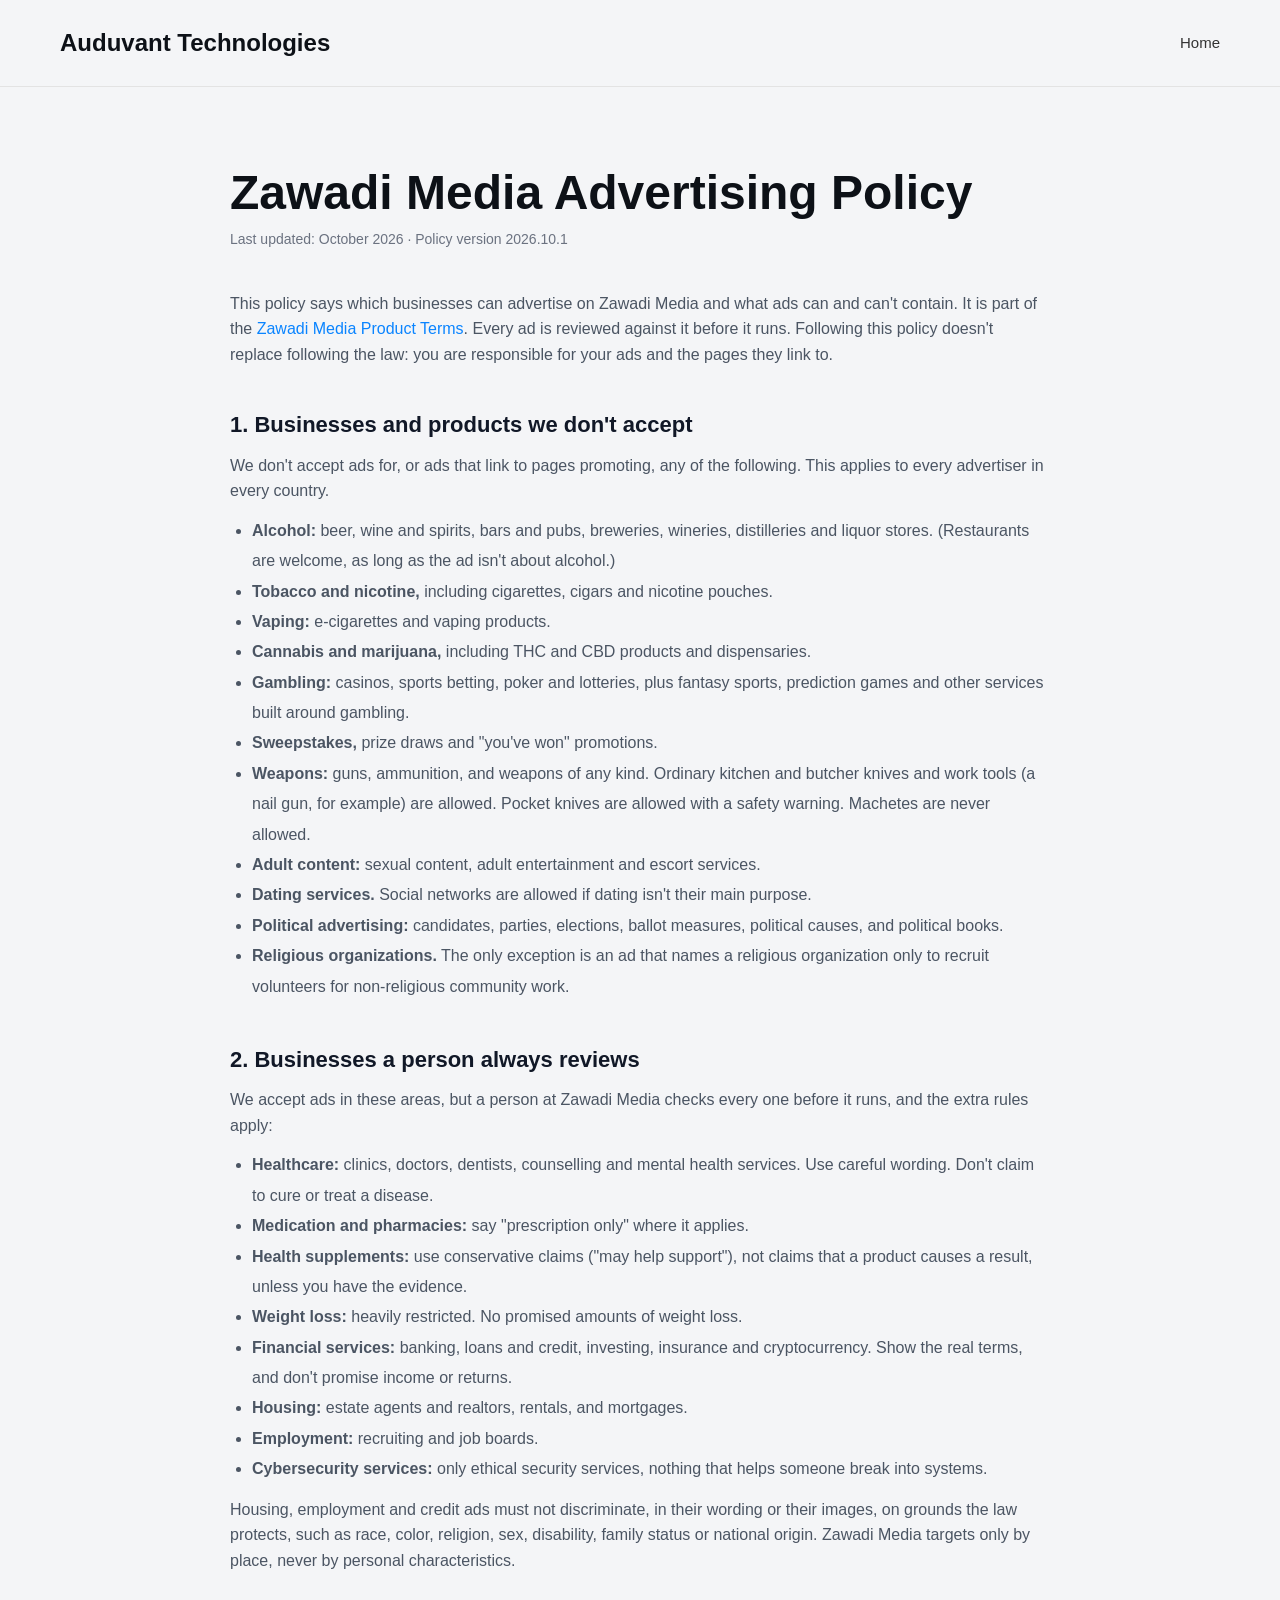
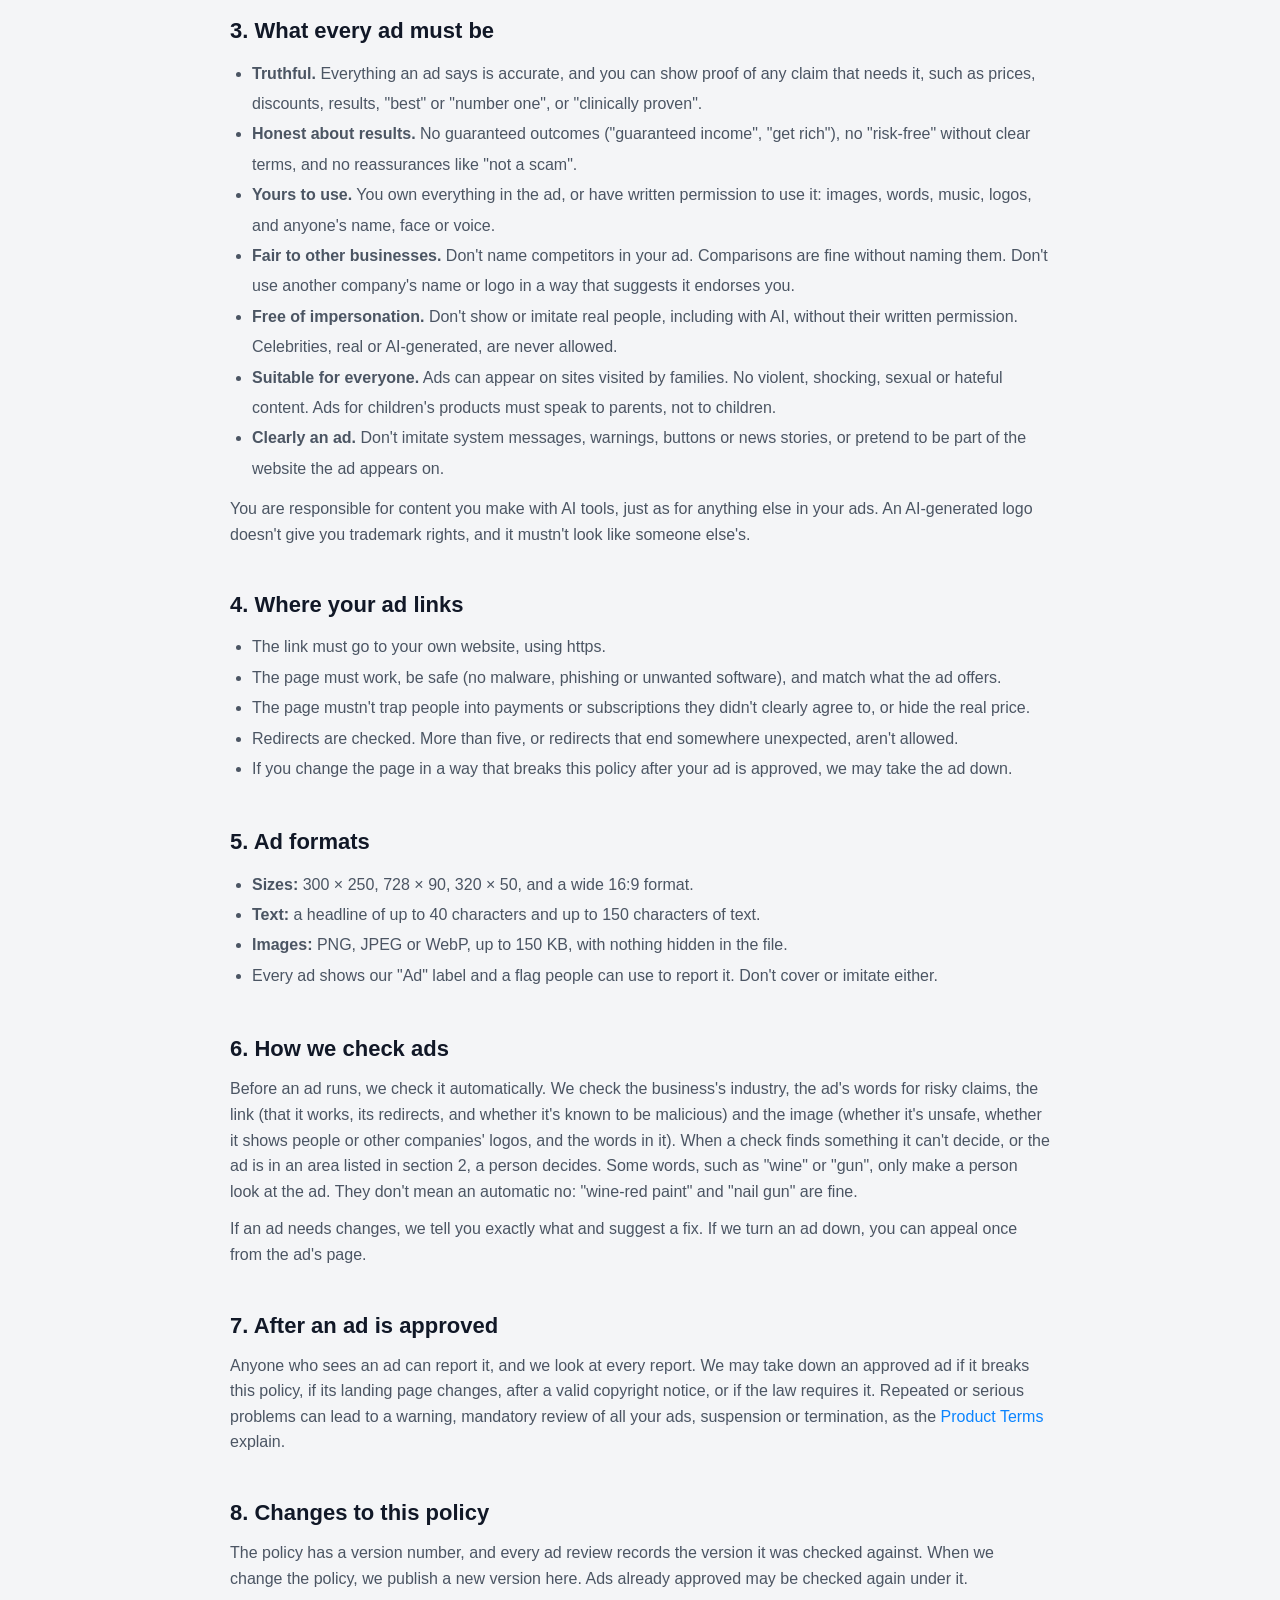
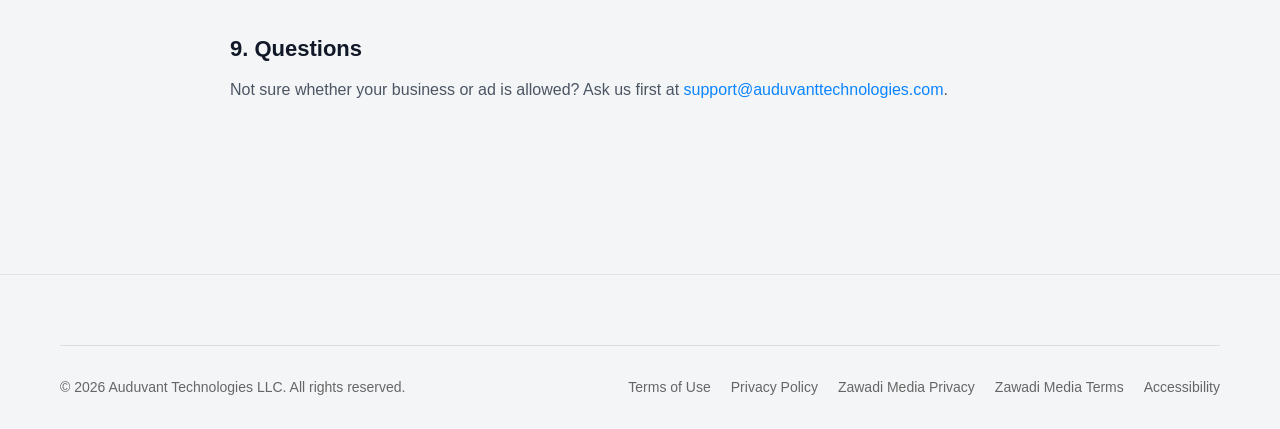
<file: legal/advertising-policy.html>
<!DOCTYPE html>
<html lang="en">
<head>
  <meta charset="UTF-8" />
  <meta name="viewport" content="width=device-width, initial-scale=1.0" />
  <title>Zawadi Media Advertising Policy | Auduvant Technologies</title>
  <link rel="icon" type="image/png" sizes="32x32" href="../favicon-32x32.png">
  <link rel="icon" type="image/png" sizes="16x16" href="../favicon-16x16.png">
  <link rel="stylesheet" href="../styles.css">
</head>
<body>

  <a href="#main-content" class="skip-link">Skip to main content</a>

  <header>
    <a class="logo" href="../index.html">Auduvant Technologies</a>
    <nav>
      <a class="link-btn" href="../index.html">Home</a>
    </nav>
  </header>

  <main id="main-content">
    <div class="legal-page">
      <h1>Zawadi Media Advertising Policy</h1>
      <p class="last-updated">Last updated: October 2026 &middot; Policy version 2026.10.1</p>

      <p>This policy says which businesses can advertise on Zawadi Media and what ads can and can't contain. It is part of the <a href="zawadi-terms.html">Zawadi Media Product Terms</a>. Every ad is reviewed against it before it runs. Following this policy doesn't replace following the law: you are responsible for your ads and the pages they link to.</p>

      <h2>1. Businesses and products we don't accept</h2>
      <p>We don't accept ads for, or ads that link to pages promoting, any of the following. This applies to every advertiser in every country.</p>
      <ul>
        <li><strong>Alcohol:</strong> beer, wine and spirits, bars and pubs, breweries, wineries, distilleries and liquor stores. (Restaurants are welcome, as long as the ad isn't about alcohol.)</li>
        <li><strong>Tobacco and nicotine,</strong> including cigarettes, cigars and nicotine pouches.</li>
        <li><strong>Vaping:</strong> e-cigarettes and vaping products.</li>
        <li><strong>Cannabis and marijuana,</strong> including THC and CBD products and dispensaries.</li>
        <li><strong>Gambling:</strong> casinos, sports betting, poker and lotteries, plus fantasy sports, prediction games and other services built around gambling.</li>
        <li><strong>Sweepstakes,</strong> prize draws and "you've won" promotions.</li>
        <li><strong>Weapons:</strong> guns, ammunition, and weapons of any kind. Ordinary kitchen and butcher knives and work tools (a nail gun, for example) are allowed. Pocket knives are allowed with a safety warning. Machetes are never allowed.</li>
        <li><strong>Adult content:</strong> sexual content, adult entertainment and escort services.</li>
        <li><strong>Dating services.</strong> Social networks are allowed if dating isn't their main purpose.</li>
        <li><strong>Political advertising:</strong> candidates, parties, elections, ballot measures, political causes, and political books.</li>
        <li><strong>Religious organizations.</strong> The only exception is an ad that names a religious organization only to recruit volunteers for non-religious community work.</li>
      </ul>

      <h2>2. Businesses a person always reviews</h2>
      <p>We accept ads in these areas, but a person at Zawadi Media checks every one before it runs, and the extra rules apply:</p>
      <ul>
        <li><strong>Healthcare:</strong> clinics, doctors, dentists, counselling and mental health services. Use careful wording. Don't claim to cure or treat a disease.</li>
        <li><strong>Medication and pharmacies:</strong> say "prescription only" where it applies.</li>
        <li><strong>Health supplements:</strong> use conservative claims ("may help support"), not claims that a product causes a result, unless you have the evidence.</li>
        <li><strong>Weight loss:</strong> heavily restricted. No promised amounts of weight loss.</li>
        <li><strong>Financial services:</strong> banking, loans and credit, investing, insurance and cryptocurrency. Show the real terms, and don't promise income or returns.</li>
        <li><strong>Housing:</strong> estate agents and realtors, rentals, and mortgages.</li>
        <li><strong>Employment:</strong> recruiting and job boards.</li>
        <li><strong>Cybersecurity services:</strong> only ethical security services, nothing that helps someone break into systems.</li>
      </ul>
      <p>Housing, employment and credit ads must not discriminate, in their wording or their images, on grounds the law protects, such as race, color, religion, sex, disability, family status or national origin. Zawadi Media targets only by place, never by personal characteristics.</p>

      <h2>3. What every ad must be</h2>
      <ul>
        <li><strong>Truthful.</strong> Everything an ad says is accurate, and you can show proof of any claim that needs it, such as prices, discounts, results, "best" or "number one", or "clinically proven".</li>
        <li><strong>Honest about results.</strong> No guaranteed outcomes ("guaranteed income", "get rich"), no "risk-free" without clear terms, and no reassurances like "not a scam".</li>
        <li><strong>Yours to use.</strong> You own everything in the ad, or have written permission to use it: images, words, music, logos, and anyone's name, face or voice.</li>
        <li><strong>Fair to other businesses.</strong> Don't name competitors in your ad. Comparisons are fine without naming them. Don't use another company's name or logo in a way that suggests it endorses you.</li>
        <li><strong>Free of impersonation.</strong> Don't show or imitate real people, including with AI, without their written permission. Celebrities, real or AI-generated, are never allowed.</li>
        <li><strong>Suitable for everyone.</strong> Ads can appear on sites visited by families. No violent, shocking, sexual or hateful content. Ads for children's products must speak to parents, not to children.</li>
        <li><strong>Clearly an ad.</strong> Don't imitate system messages, warnings, buttons or news stories, or pretend to be part of the website the ad appears on.</li>
      </ul>
      <p>You are responsible for content you make with AI tools, just as for anything else in your ads. An AI-generated logo doesn't give you trademark rights, and it mustn't look like someone else's.</p>

      <h2>4. Where your ad links</h2>
      <ul>
        <li>The link must go to your own website, using https.</li>
        <li>The page must work, be safe (no malware, phishing or unwanted software), and match what the ad offers.</li>
        <li>The page mustn't trap people into payments or subscriptions they didn't clearly agree to, or hide the real price.</li>
        <li>Redirects are checked. More than five, or redirects that end somewhere unexpected, aren't allowed.</li>
        <li>If you change the page in a way that breaks this policy after your ad is approved, we may take the ad down.</li>
      </ul>

      <h2>5. Ad formats</h2>
      <ul>
        <li><strong>Sizes:</strong> 300 &times; 250, 728 &times; 90, 320 &times; 50, and a wide 16:9 format.</li>
        <li><strong>Text:</strong> a headline of up to 40 characters and up to 150 characters of text.</li>
        <li><strong>Images:</strong> PNG, JPEG or WebP, up to 150 KB, with nothing hidden in the file.</li>
        <li>Every ad shows our "Ad" label and a flag people can use to report it. Don't cover or imitate either.</li>
      </ul>

      <h2>6. How we check ads</h2>
      <p>Before an ad runs, we check it automatically. We check the business's industry, the ad's words for risky claims, the link (that it works, its redirects, and whether it's known to be malicious) and the image (whether it's unsafe, whether it shows people or other companies' logos, and the words in it). When a check finds something it can't decide, or the ad is in an area listed in section 2, a person decides. Some words, such as "wine" or "gun", only make a person look at the ad. They don't mean an automatic no: "wine-red paint" and "nail gun" are fine.</p>
      <p>If an ad needs changes, we tell you exactly what and suggest a fix. If we turn an ad down, you can appeal once from the ad's page.</p>

      <h2>7. After an ad is approved</h2>
      <p>Anyone who sees an ad can report it, and we look at every report. We may take down an approved ad if it breaks this policy, if its landing page changes, after a valid copyright notice, or if the law requires it. Repeated or serious problems can lead to a warning, mandatory review of all your ads, suspension or termination, as the <a href="zawadi-terms.html">Product Terms</a> explain.</p>

      <h2>8. Changes to this policy</h2>
      <p>The policy has a version number, and every ad review records the version it was checked against. When we change the policy, we publish a new version here. Ads already approved may be checked again under it.</p>

      <h2>9. Questions</h2>
      <p>Not sure whether your business or ad is allowed? Ask us first at <a href="mailto:support@auduvanttechnologies.com">support@auduvanttechnologies.com</a>.</p>
    </div>
  </main>

  <footer>
    <div class="footer-bottom">
      <div>&copy; 2026 Auduvant Technologies LLC. All rights reserved.</div>
      <div class="footer-legal-links">
        <a class="link-btn" href="terms.html">Terms of Use</a>
        <a class="link-btn" href="privacy.html">Privacy Policy</a>
        <a class="link-btn" href="zawadi-privacy.html">Zawadi Media Privacy</a>
        <a class="link-btn" href="zawadi-terms.html">Zawadi Media Terms</a>
        <a class="link-btn" href="accessibility.html">Accessibility</a>
      </div>
    </div>
  </footer>

</body>
</html>
</file>
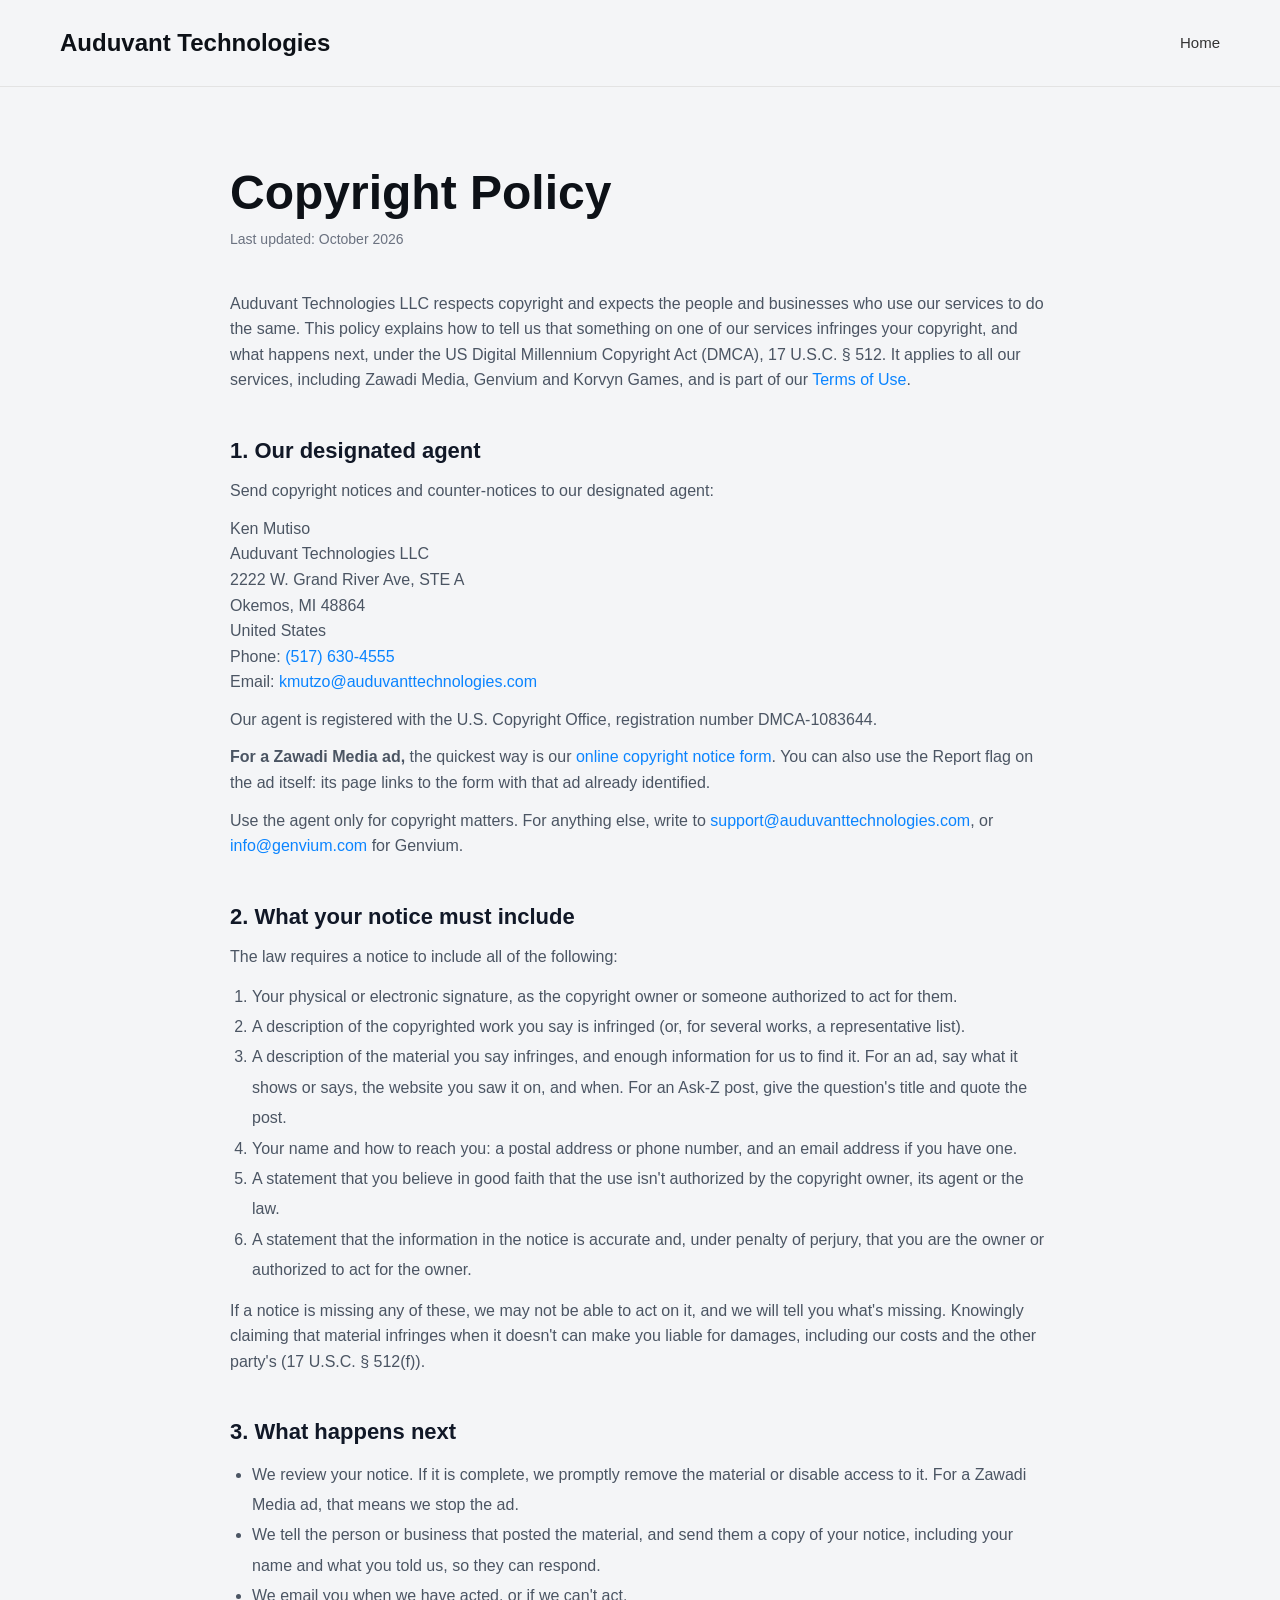
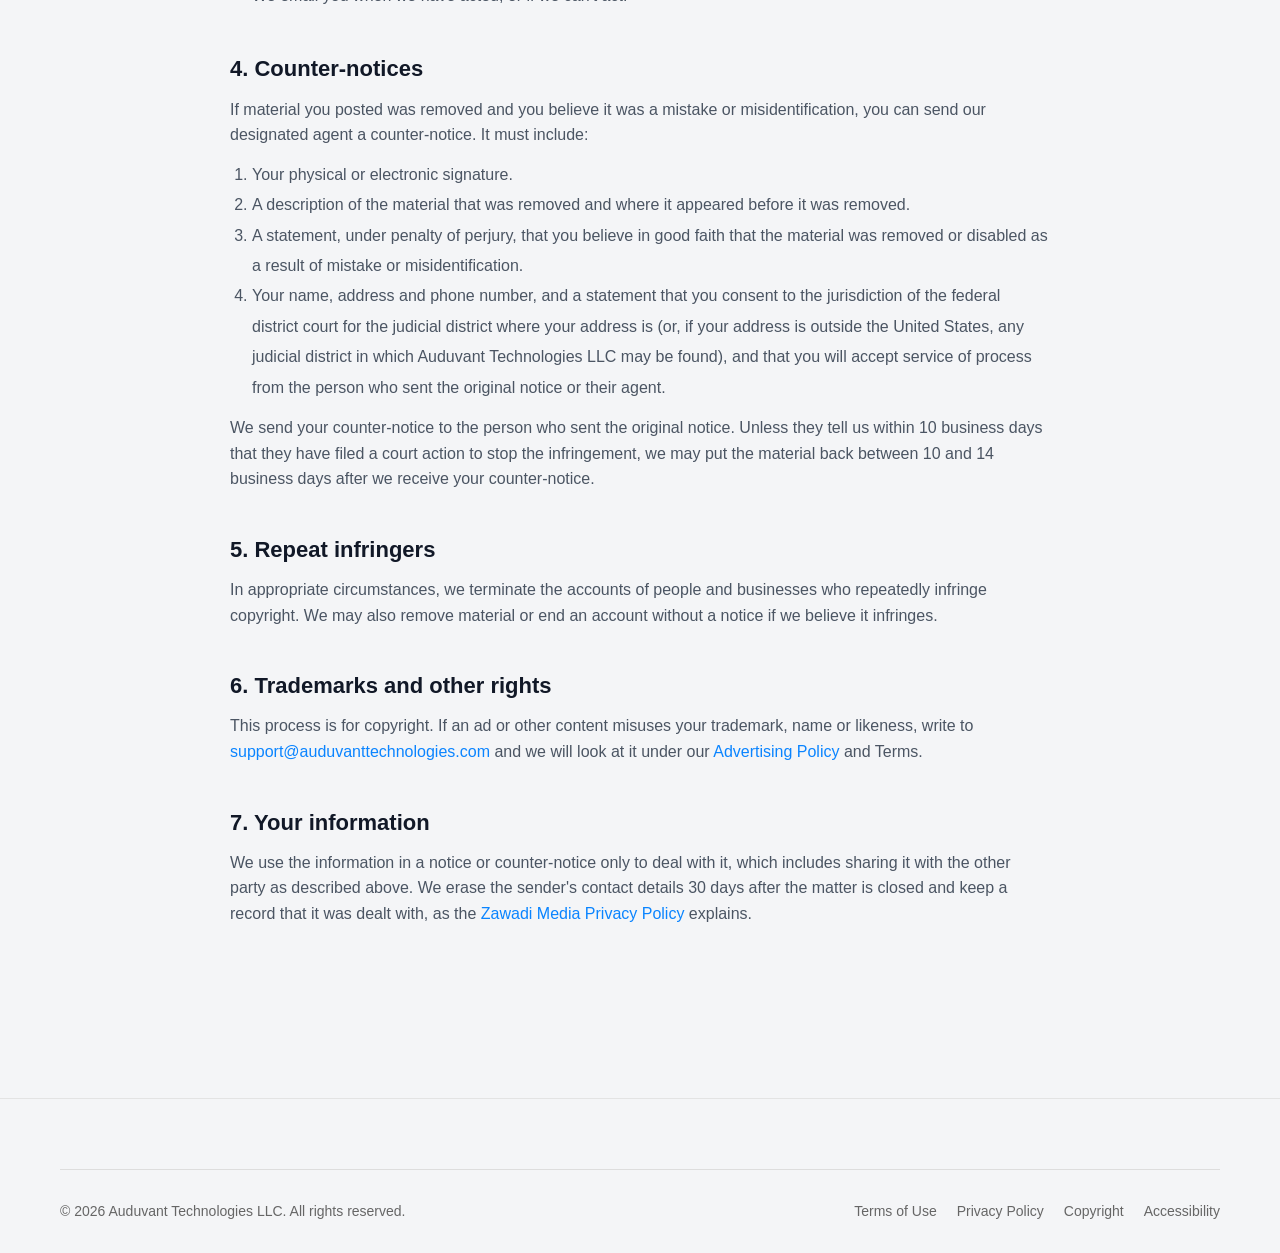
<file: legal/copyright.html>
<!DOCTYPE html>
<html lang="en">
<head>
  <meta charset="UTF-8" />
  <meta name="viewport" content="width=device-width, initial-scale=1.0" />
  <title>Copyright Policy | Auduvant Technologies</title>
  <link rel="icon" type="image/png" sizes="32x32" href="../favicon-32x32.png">
  <link rel="icon" type="image/png" sizes="16x16" href="../favicon-16x16.png">
  <link rel="stylesheet" href="../styles.css">
</head>
<body>

  <a href="#main-content" class="skip-link">Skip to main content</a>

  <header>
    <a class="logo" href="../index.html">Auduvant Technologies</a>
    <nav>
      <a class="link-btn" href="../index.html">Home</a>
    </nav>
  </header>

  <main id="main-content">
    <div class="legal-page">
      <h1>Copyright Policy</h1>
      <p class="last-updated">Last updated: October 2026</p>

      <p>Auduvant Technologies LLC respects copyright and expects the people and businesses who use our services to do the same. This policy explains how to tell us that something on one of our services infringes your copyright, and what happens next, under the US Digital Millennium Copyright Act (DMCA), 17 U.S.C. &sect; 512. It applies to all our services, including Zawadi Media, Genvium and Korvyn Games, and is part of our <a href="terms.html">Terms of Use</a>.</p>

      <h2>1. Our designated agent</h2>
      <p>Send copyright notices and counter-notices to our designated agent:</p>
      <p>Ken Mutiso<br>
      Auduvant Technologies LLC<br>
      2222 W. Grand River Ave, STE A<br>
      Okemos, MI 48864<br>
      United States<br>
      Phone: <a href="tel:+15176304555">(517) 630-4555</a><br>
      Email: <a href="mailto:kmutzo@auduvanttechnologies.com">kmutzo@auduvanttechnologies.com</a></p>
      <p>Our agent is registered with the U.S. Copyright Office, registration number DMCA-1083644.</p>
      <p><strong>For a Zawadi Media ad,</strong> the quickest way is our <a href="https://zawadi.auduvanttechnologies.com/copyright-notice.html">online copyright notice form</a>. You can also use the Report flag on the ad itself: its page links to the form with that ad already identified.</p>
      <p>Use the agent only for copyright matters. For anything else, write to <a href="mailto:support@auduvanttechnologies.com">support@auduvanttechnologies.com</a>, or <a href="mailto:info@genvium.com">info@genvium.com</a> for Genvium.</p>

      <h2>2. What your notice must include</h2>
      <p>The law requires a notice to include all of the following:</p>
      <ol style="color: #4b5563; padding-left: 22px; margin-bottom: 12px; line-height: 1.9;">
        <li>Your physical or electronic signature, as the copyright owner or someone authorized to act for them.</li>
        <li>A description of the copyrighted work you say is infringed (or, for several works, a representative list).</li>
        <li>A description of the material you say infringes, and enough information for us to find it. For an ad, say what it shows or says, the website you saw it on, and when. For an Ask-Z post, give the question's title and quote the post.</li>
        <li>Your name and how to reach you: a postal address or phone number, and an email address if you have one.</li>
        <li>A statement that you believe in good faith that the use isn't authorized by the copyright owner, its agent or the law.</li>
        <li>A statement that the information in the notice is accurate and, under penalty of perjury, that you are the owner or authorized to act for the owner.</li>
      </ol>
      <p>If a notice is missing any of these, we may not be able to act on it, and we will tell you what's missing. Knowingly claiming that material infringes when it doesn't can make you liable for damages, including our costs and the other party's (17 U.S.C. &sect; 512(f)).</p>

      <h2>3. What happens next</h2>
      <ul>
        <li>We review your notice. If it is complete, we promptly remove the material or disable access to it. For a Zawadi Media ad, that means we stop the ad.</li>
        <li>We tell the person or business that posted the material, and send them a copy of your notice, including your name and what you told us, so they can respond.</li>
        <li>We email you when we have acted, or if we can't act.</li>
      </ul>

      <h2>4. Counter-notices</h2>
      <p>If material you posted was removed and you believe it was a mistake or misidentification, you can send our designated agent a counter-notice. It must include:</p>
      <ol style="color: #4b5563; padding-left: 22px; margin-bottom: 12px; line-height: 1.9;">
        <li>Your physical or electronic signature.</li>
        <li>A description of the material that was removed and where it appeared before it was removed.</li>
        <li>A statement, under penalty of perjury, that you believe in good faith that the material was removed or disabled as a result of mistake or misidentification.</li>
        <li>Your name, address and phone number, and a statement that you consent to the jurisdiction of the federal district court for the judicial district where your address is (or, if your address is outside the United States, any judicial district in which Auduvant Technologies LLC may be found), and that you will accept service of process from the person who sent the original notice or their agent.</li>
      </ol>
      <p>We send your counter-notice to the person who sent the original notice. Unless they tell us within 10 business days that they have filed a court action to stop the infringement, we may put the material back between 10 and 14 business days after we receive your counter-notice.</p>

      <h2>5. Repeat infringers</h2>
      <p>In appropriate circumstances, we terminate the accounts of people and businesses who repeatedly infringe copyright. We may also remove material or end an account without a notice if we believe it infringes.</p>

      <h2>6. Trademarks and other rights</h2>
      <p>This process is for copyright. If an ad or other content misuses your trademark, name or likeness, write to <a href="mailto:support@auduvanttechnologies.com">support@auduvanttechnologies.com</a> and we will look at it under our <a href="advertising-policy.html">Advertising Policy</a> and Terms.</p>

      <h2>7. Your information</h2>
      <p>We use the information in a notice or counter-notice only to deal with it, which includes sharing it with the other party as described above. We erase the sender's contact details 30 days after the matter is closed and keep a record that it was dealt with, as the <a href="zawadi-privacy.html">Zawadi Media Privacy Policy</a> explains.</p>
    </div>
  </main>

  <footer>
    <div class="footer-bottom">
      <div>&copy; 2026 Auduvant Technologies LLC. All rights reserved.</div>
      <div class="footer-legal-links">
        <a class="link-btn" href="terms.html">Terms of Use</a>
        <a class="link-btn" href="privacy.html">Privacy Policy</a>
        <a class="link-btn" href="copyright.html" aria-current="page">Copyright</a>
        <a class="link-btn" href="accessibility.html">Accessibility</a>
      </div>
    </div>
  </footer>

</body>
</html>
</file>
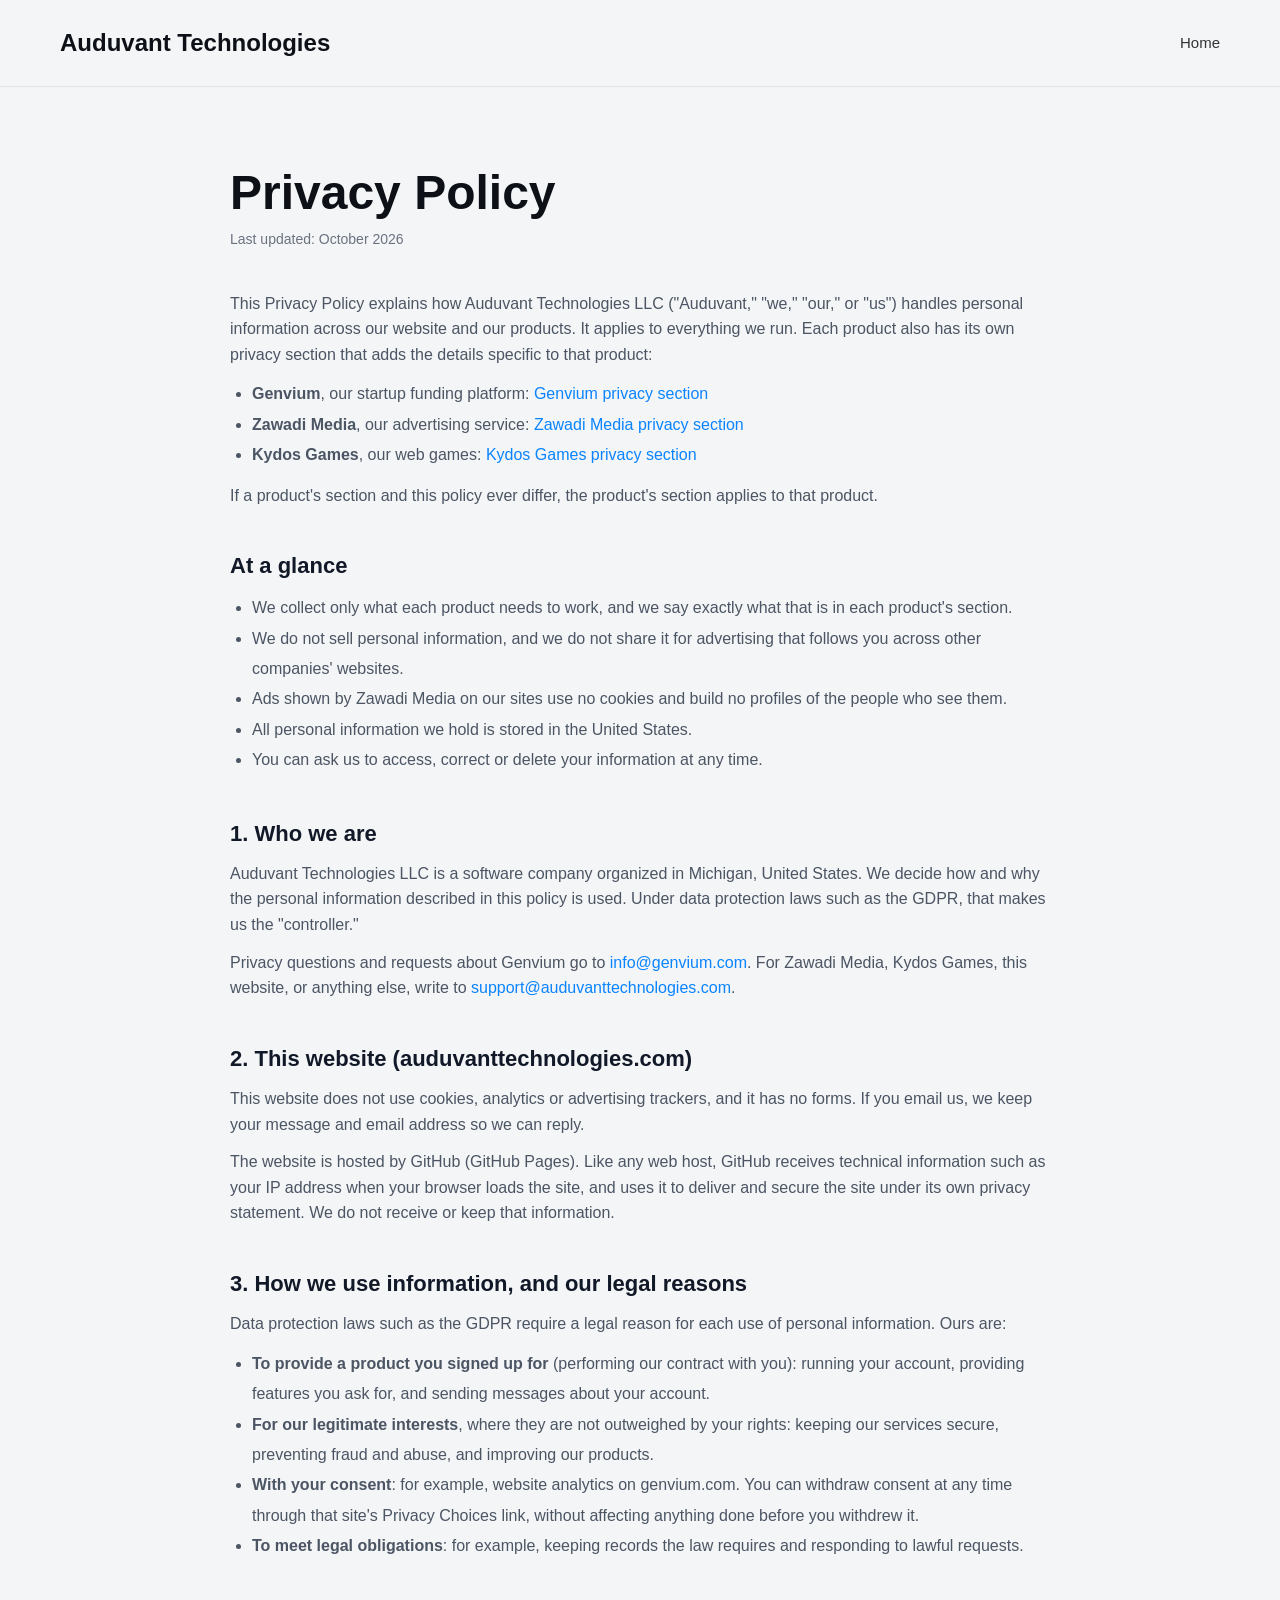
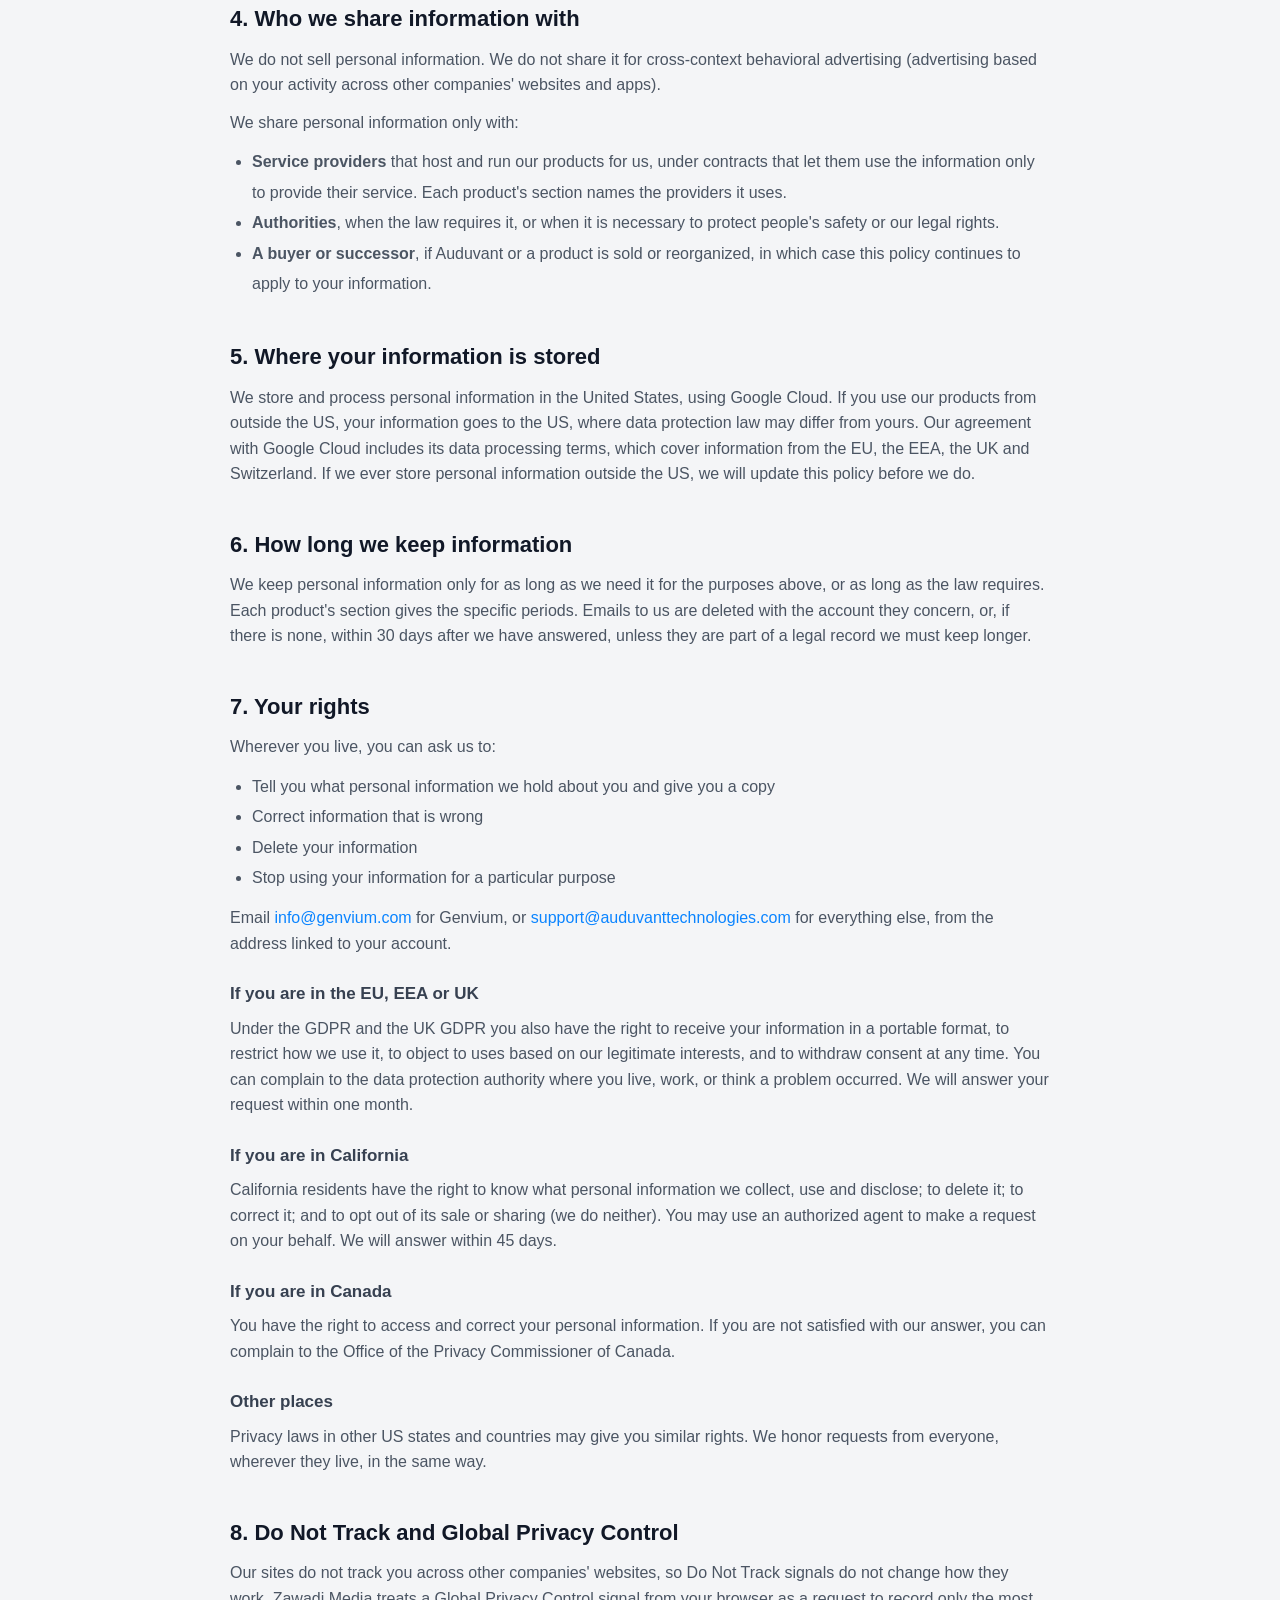
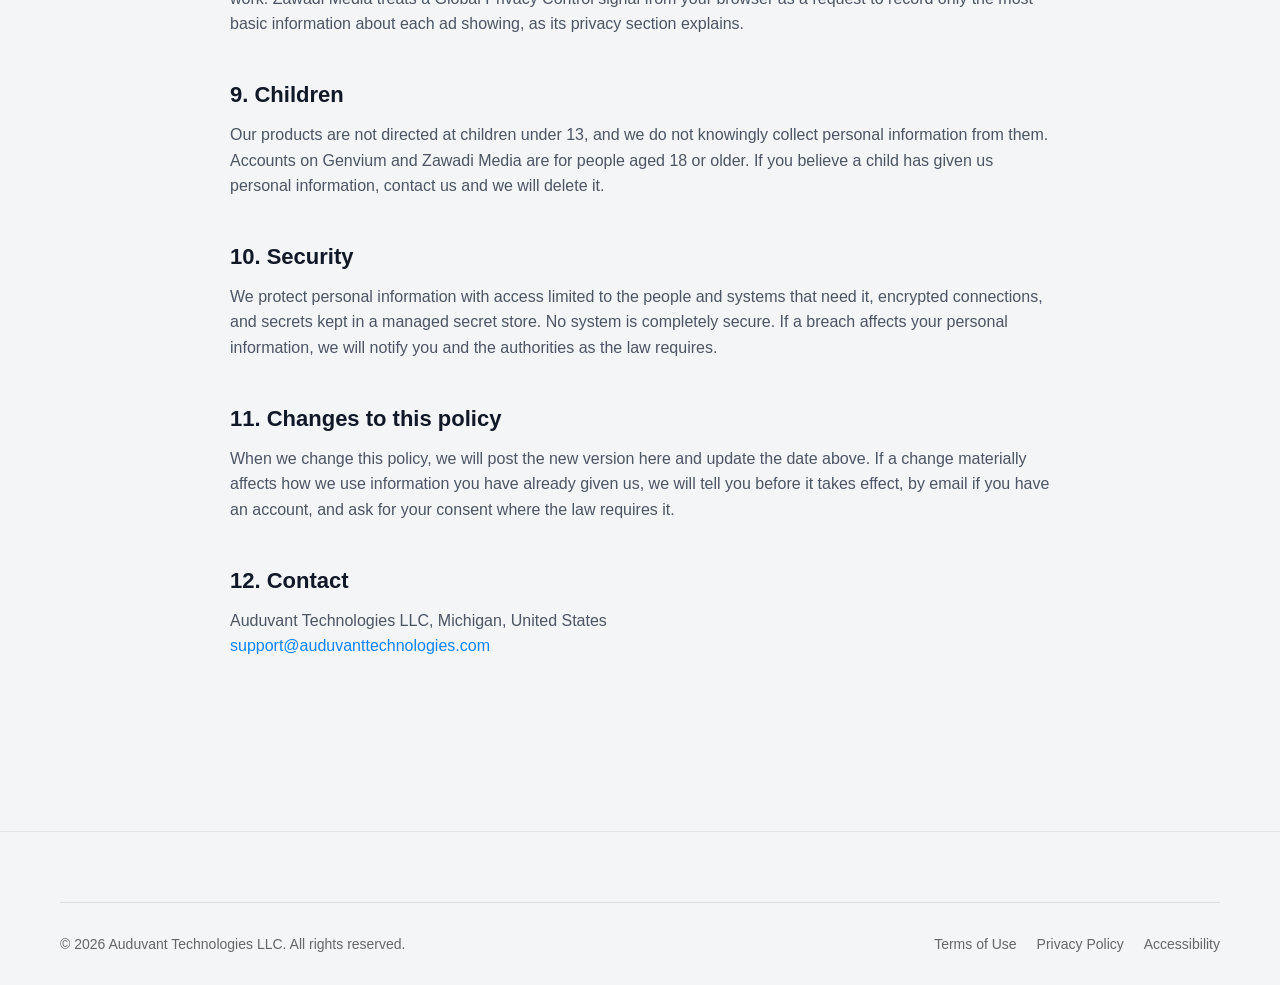
<file: legal/privacy.html>
<!DOCTYPE html>
<html lang="en">
<head>
  <meta charset="UTF-8" />
  <meta name="viewport" content="width=device-width, initial-scale=1.0" />
  <title>Privacy Policy | Auduvant Technologies</title>
  <link rel="icon" type="image/png" sizes="32x32" href="../favicon-32x32.png">
  <link rel="icon" type="image/png" sizes="16x16" href="../favicon-16x16.png">
  <link rel="stylesheet" href="../styles.css">
</head>
<body>

  <a href="#main-content" class="skip-link">Skip to main content</a>

  <header>
    <a class="logo" href="../index.html">Auduvant Technologies</a>
    <nav>
      <a class="link-btn" href="../index.html">Home</a>
    </nav>
  </header>

  <main id="main-content">
    <div class="legal-page">
        <h1>Privacy Policy</h1>
        <p class="last-updated">Last updated: October 2026</p>

        <p>This Privacy Policy explains how Auduvant Technologies LLC ("Auduvant," "we," "our," or "us") handles personal information across our website and our products. It applies to everything we run. Each product also has its own privacy section that adds the details specific to that product:</p>
        <ul>
          <li><strong>Genvium</strong>, our startup funding platform: <a href="https://www.genvium.com/legal/privacy">Genvium privacy section</a></li>
          <li><strong>Zawadi Media</strong>, our advertising service: <a href="https://www.auduvanttechnologies.com/legal/zawadi-privacy.html">Zawadi Media privacy section</a></li>
          <li><strong>Kydos Games</strong>, our web games: <a href="https://www.auduvanttechnologies.com/games/privacy.html">Kydos Games privacy section</a></li>
        </ul>
        <p>If a product's section and this policy ever differ, the product's section applies to that product.</p>

        <h2>At a glance</h2>
        <ul>
          <li>We collect only what each product needs to work, and we say exactly what that is in each product's section.</li>
          <li>We do not sell personal information, and we do not share it for advertising that follows you across other companies' websites.</li>
          <li>Ads shown by Zawadi Media on our sites use no cookies and build no profiles of the people who see them.</li>
          <li>All personal information we hold is stored in the United States.</li>
          <li>You can ask us to access, correct or delete your information at any time.</li>
        </ul>

        <h2>1. Who we are</h2>
        <p>Auduvant Technologies LLC is a software company organized in Michigan, United States. We decide how and why the personal information described in this policy is used. Under data protection laws such as the GDPR, that makes us the "controller."</p>
        <p>Privacy questions and requests about Genvium go to <a href="mailto:info@genvium.com">info@genvium.com</a>. For Zawadi Media, Kydos Games, this website, or anything else, write to <a href="mailto:support@auduvanttechnologies.com">support@auduvanttechnologies.com</a>.</p>

        <h2>2. This website (auduvanttechnologies.com)</h2>
        <p>This website does not use cookies, analytics or advertising trackers, and it has no forms. If you email us, we keep your message and email address so we can reply.</p>
        <p>The website is hosted by GitHub (GitHub Pages). Like any web host, GitHub receives technical information such as your IP address when your browser loads the site, and uses it to deliver and secure the site under its own privacy statement. We do not receive or keep that information.</p>

        <h2>3. How we use information, and our legal reasons</h2>
        <p>Data protection laws such as the GDPR require a legal reason for each use of personal information. Ours are:</p>
        <ul>
          <li><strong>To provide a product you signed up for</strong> (performing our contract with you): running your account, providing features you ask for, and sending messages about your account.</li>
          <li><strong>For our legitimate interests</strong>, where they are not outweighed by your rights: keeping our services secure, preventing fraud and abuse, and improving our products.</li>
          <li><strong>With your consent</strong>: for example, website analytics on genvium.com. You can withdraw consent at any time through that site's Privacy Choices link, without affecting anything done before you withdrew it.</li>
          <li><strong>To meet legal obligations</strong>: for example, keeping records the law requires and responding to lawful requests.</li>
        </ul>

        <h2>4. Who we share information with</h2>
        <p>We do not sell personal information. We do not share it for cross-context behavioral advertising (advertising based on your activity across other companies' websites and apps).</p>
        <p>We share personal information only with:</p>
        <ul>
          <li><strong>Service providers</strong> that host and run our products for us, under contracts that let them use the information only to provide their service. Each product's section names the providers it uses.</li>
          <li><strong>Authorities</strong>, when the law requires it, or when it is necessary to protect people's safety or our legal rights.</li>
          <li><strong>A buyer or successor</strong>, if Auduvant or a product is sold or reorganized, in which case this policy continues to apply to your information.</li>
        </ul>

        <h2>5. Where your information is stored</h2>
        <p>We store and process personal information in the United States, using Google Cloud. If you use our products from outside the US, your information goes to the US, where data protection law may differ from yours. Our agreement with Google Cloud includes its data processing terms, which cover information from the EU, the EEA, the UK and Switzerland. If we ever store personal information outside the US, we will update this policy before we do.</p>

        <h2>6. How long we keep information</h2>
        <p>We keep personal information only for as long as we need it for the purposes above, or as long as the law requires. Each product's section gives the specific periods. Emails to us are deleted with the account they concern, or, if there is none, within 30 days after we have answered, unless they are part of a legal record we must keep longer.</p>

        <h2>7. Your rights</h2>
        <p>Wherever you live, you can ask us to:</p>
        <ul>
          <li>Tell you what personal information we hold about you and give you a copy</li>
          <li>Correct information that is wrong</li>
          <li>Delete your information</li>
          <li>Stop using your information for a particular purpose</li>
        </ul>
        <p>Email <a href="mailto:info@genvium.com">info@genvium.com</a> for Genvium, or <a href="mailto:support@auduvanttechnologies.com">support@auduvanttechnologies.com</a> for everything else, from the address linked to your account.</p>

        <h3>If you are in the EU, EEA or UK</h3>
        <p>Under the GDPR and the UK GDPR you also have the right to receive your information in a portable format, to restrict how we use it, to object to uses based on our legitimate interests, and to withdraw consent at any time. You can complain to the data protection authority where you live, work, or think a problem occurred. We will answer your request within one month.</p>

        <h3>If you are in California</h3>
        <p>California residents have the right to know what personal information we collect, use and disclose; to delete it; to correct it; and to opt out of its sale or sharing (we do neither). You may use an authorized agent to make a request on your behalf. We will answer within 45 days.</p>

        <h3>If you are in Canada</h3>
        <p>You have the right to access and correct your personal information. If you are not satisfied with our answer, you can complain to the Office of the Privacy Commissioner of Canada.</p>

        <h3>Other places</h3>
        <p>Privacy laws in other US states and countries may give you similar rights. We honor requests from everyone, wherever they live, in the same way.</p>

        <h2>8. Do Not Track and Global Privacy Control</h2>
        <p>Our sites do not track you across other companies' websites, so Do Not Track signals do not change how they work. Zawadi Media treats a Global Privacy Control signal from your browser as a request to record only the most basic information about each ad showing, as its privacy section explains.</p>

        <h2>9. Children</h2>
        <p>Our products are not directed at children under 13, and we do not knowingly collect personal information from them. Accounts on Genvium and Zawadi Media are for people aged 18 or older. If you believe a child has given us personal information, contact us and we will delete it.</p>

        <h2>10. Security</h2>
        <p>We protect personal information with access limited to the people and systems that need it, encrypted connections, and secrets kept in a managed secret store. No system is completely secure. If a breach affects your personal information, we will notify you and the authorities as the law requires.</p>

        <h2>11. Changes to this policy</h2>
        <p>When we change this policy, we will post the new version here and update the date above. If a change materially affects how we use information you have already given us, we will tell you before it takes effect, by email if you have an account, and ask for your consent where the law requires it.</p>

        <h2>12. Contact</h2>
        <p>Auduvant Technologies LLC, Michigan, United States<br>
        <a href="mailto:support@auduvanttechnologies.com">support@auduvanttechnologies.com</a></p>
      </div>
  </main>

  <footer>
    <div class="footer-bottom">
      <div>&copy; 2026 Auduvant Technologies LLC. All rights reserved.</div>
      <div class="footer-legal-links">
        <a class="link-btn" href="terms.html">Terms of Use</a>
        <a class="link-btn" href="privacy.html" aria-current="page">Privacy Policy</a>
        <a class="link-btn" href="accessibility.html">Accessibility</a>
      </div>
    </div>
  </footer>

</body>
</html>
</file>
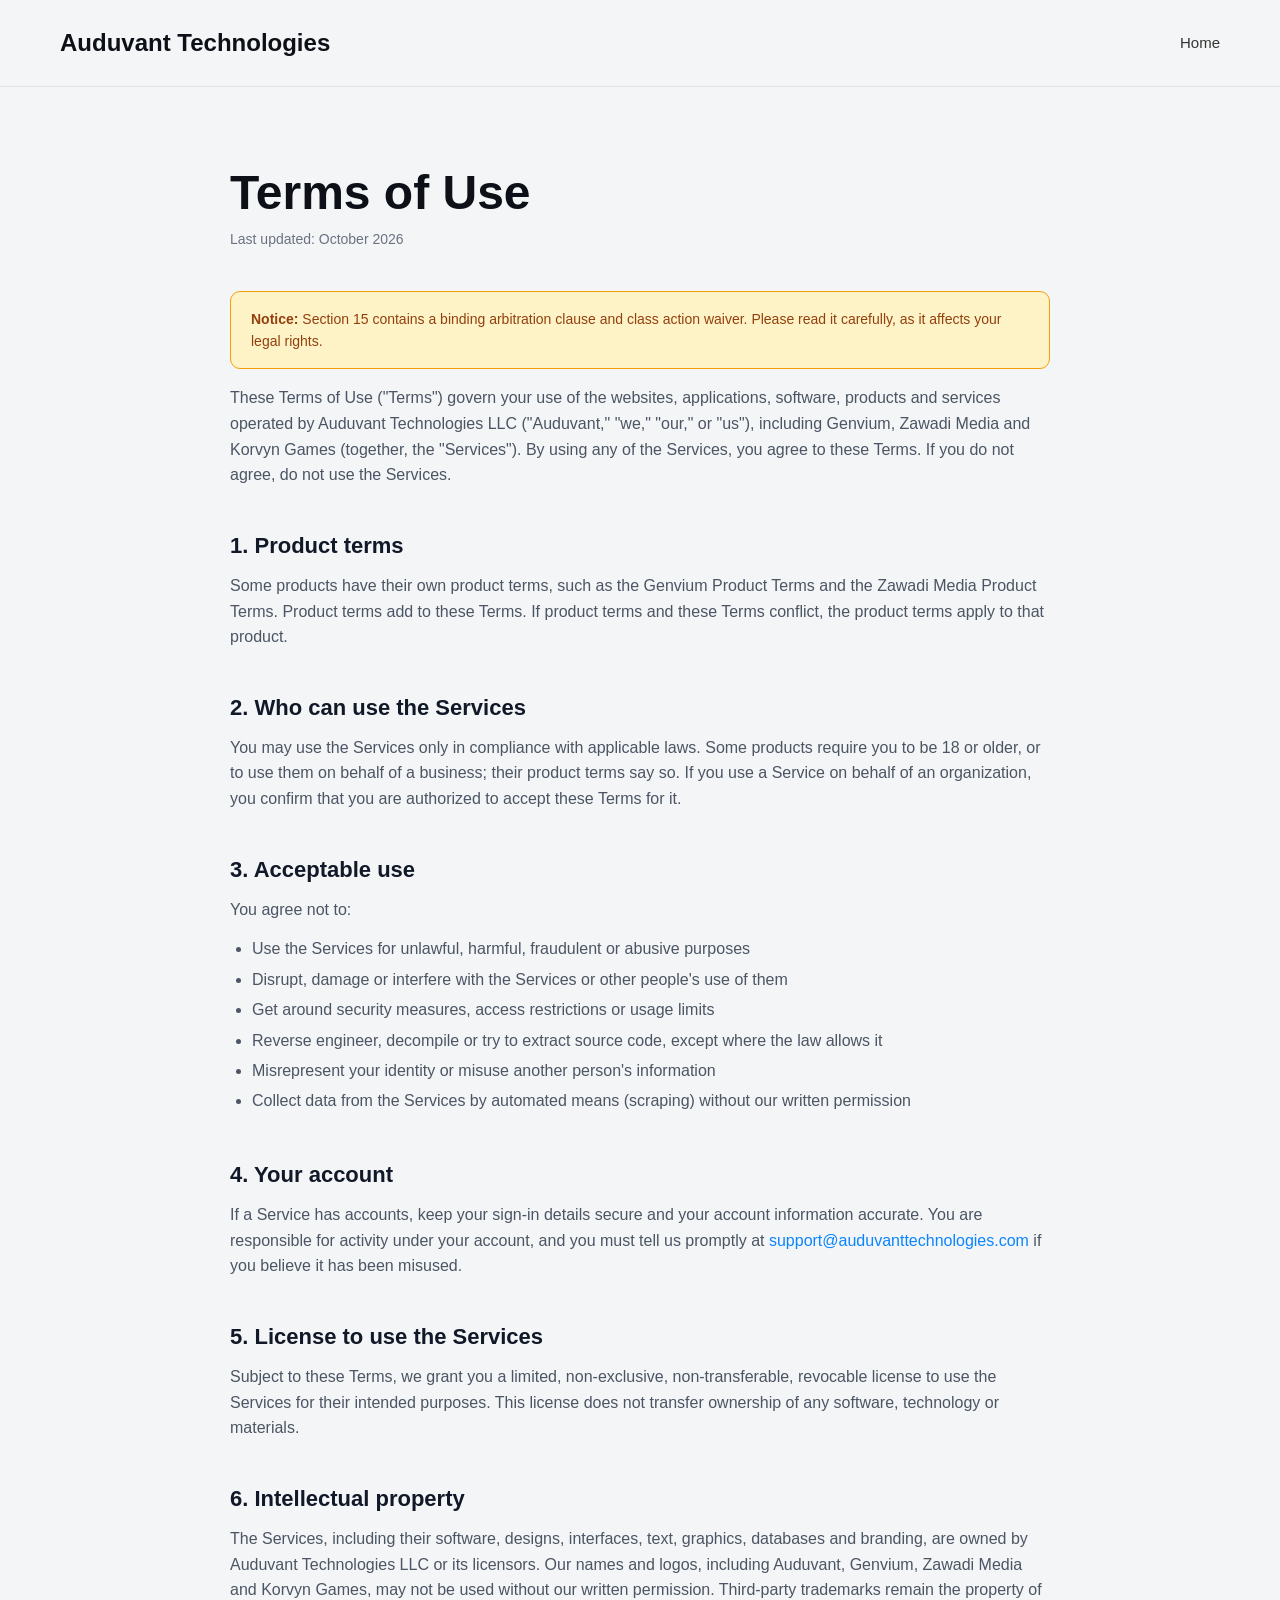
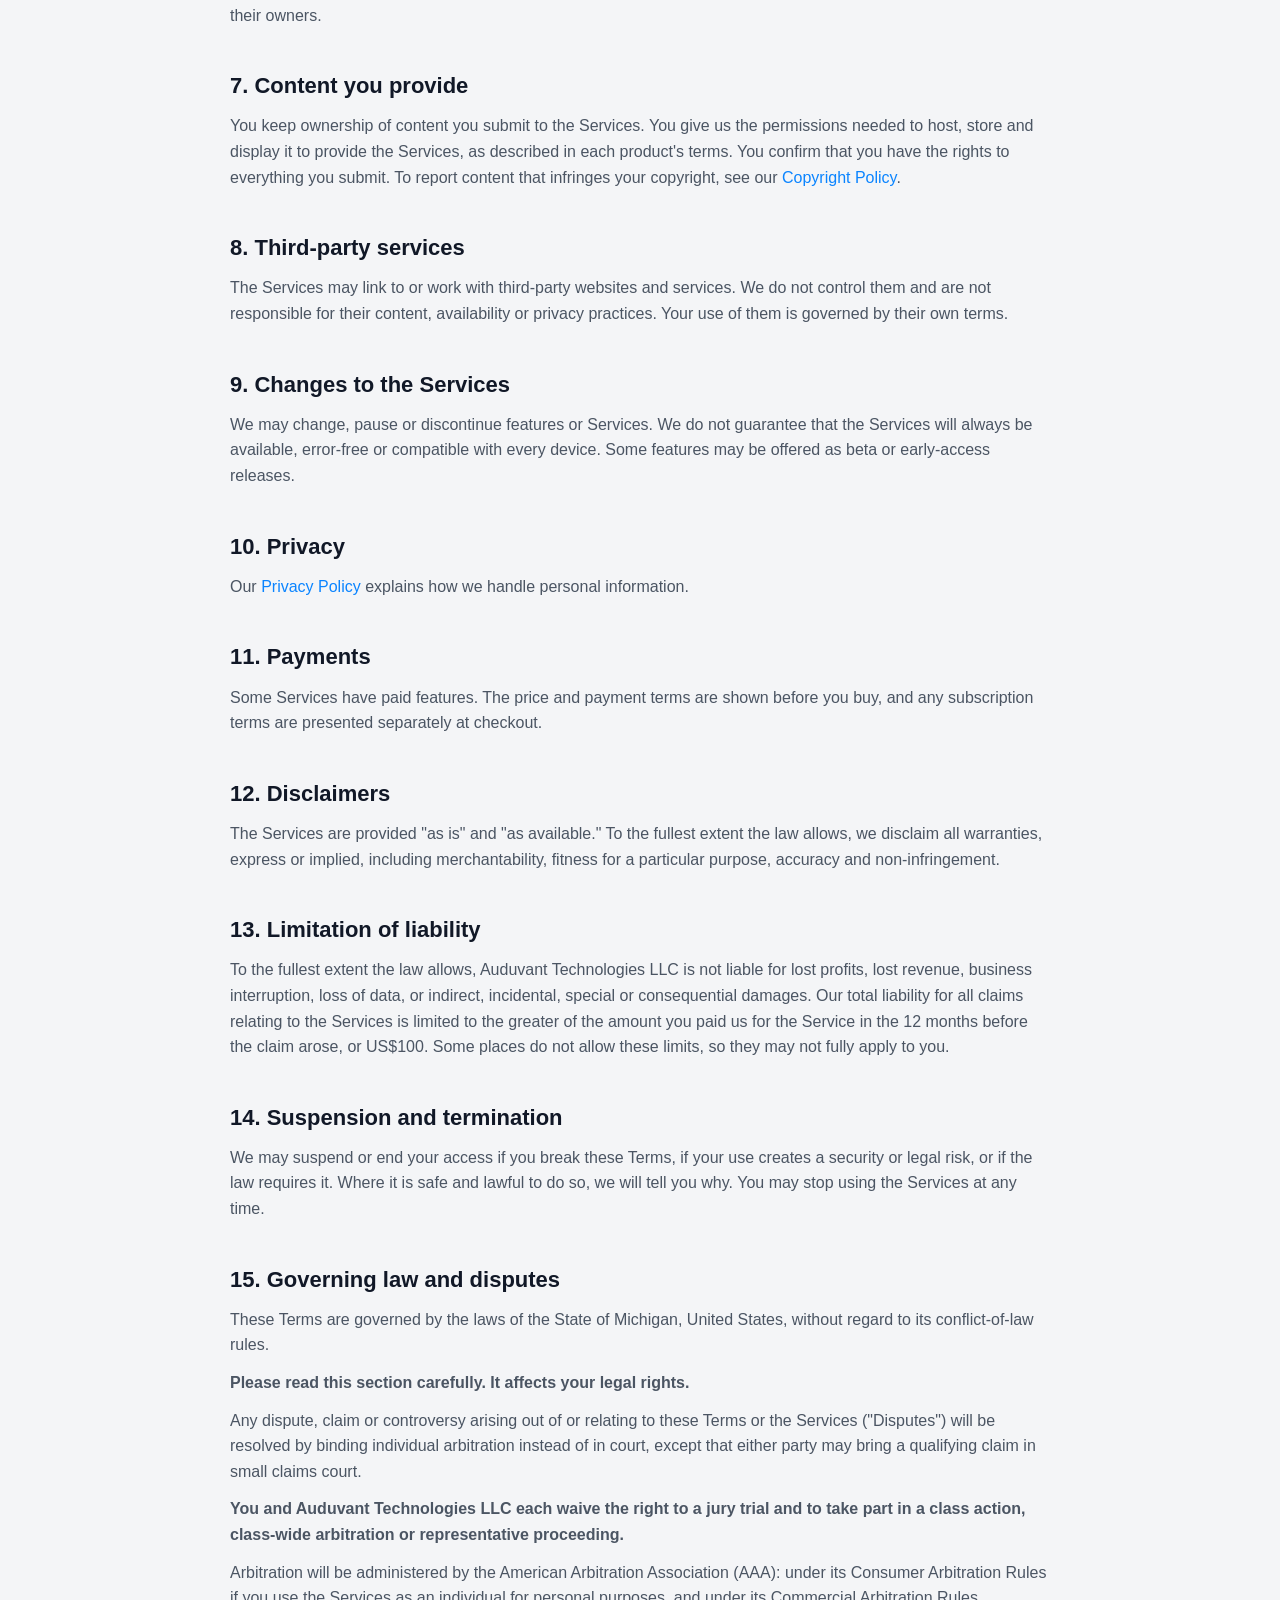
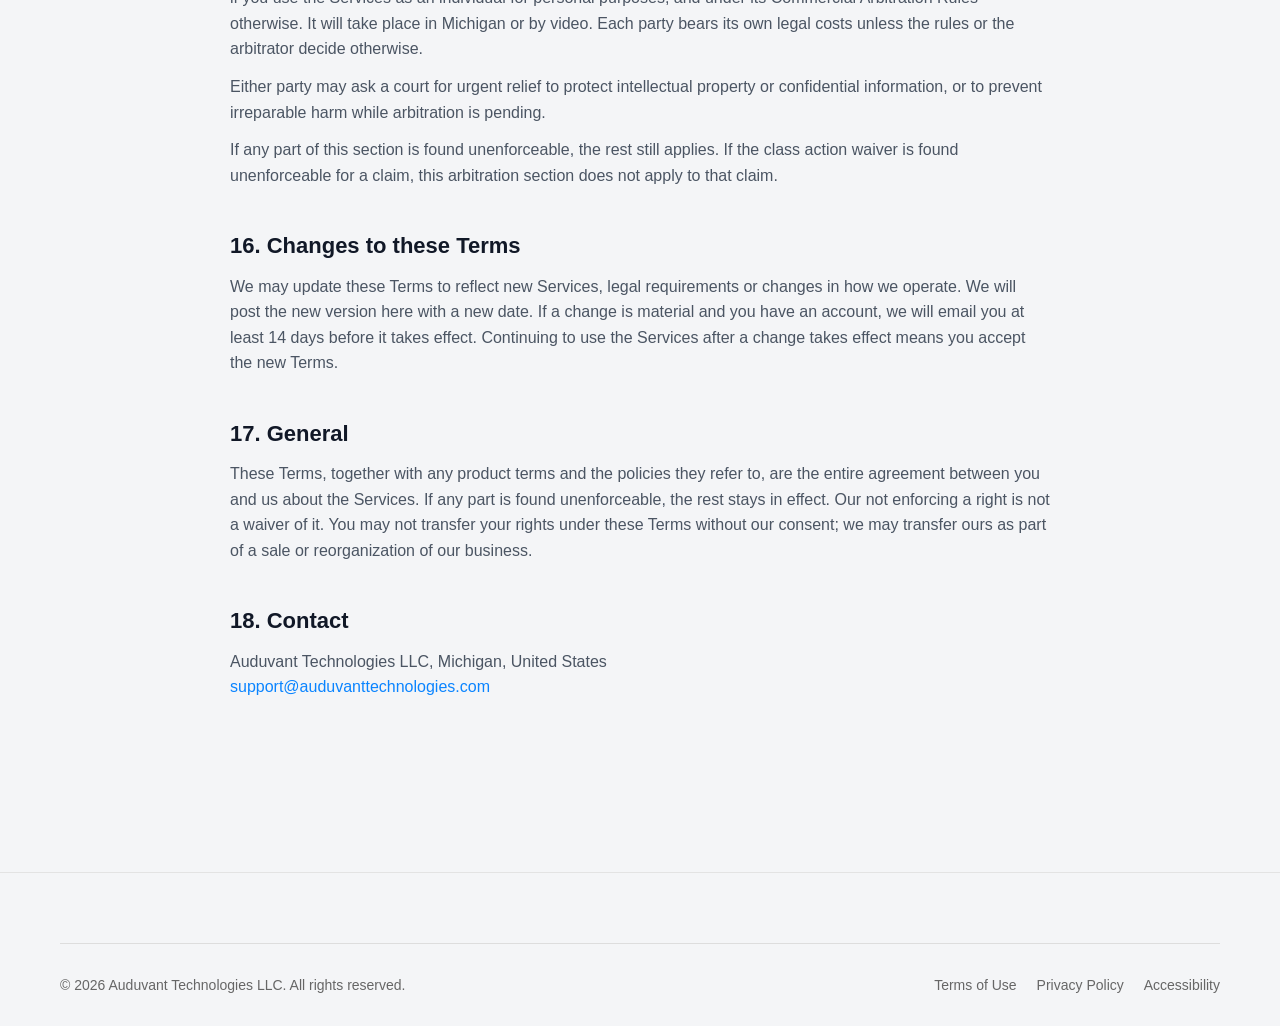
<file: legal/terms.html>
<!DOCTYPE html>
<html lang="en">
<head>
  <meta charset="UTF-8" />
  <meta name="viewport" content="width=device-width, initial-scale=1.0" />
  <title>Terms of Use | Auduvant Technologies</title>
  <link rel="icon" type="image/png" sizes="32x32" href="../favicon-32x32.png">
  <link rel="icon" type="image/png" sizes="16x16" href="../favicon-16x16.png">
  <link rel="stylesheet" href="../styles.css">
</head>
<body>

  <a href="#main-content" class="skip-link">Skip to main content</a>

  <header>
    <a class="logo" href="../index.html">Auduvant Technologies</a>
    <nav>
      <a class="link-btn" href="../index.html">Home</a>
    </nav>
  </header>

  <main id="main-content">
    <div class="legal-page">
      <h1>Terms of Use</h1>
      <p class="last-updated">Last updated: October 2026</p>

      <div class="arbitration-notice">
        <strong>Notice:</strong> Section 15 contains a binding arbitration clause and class action waiver. Please read it carefully, as it affects your legal rights.
      </div>

      <p>These Terms of Use ("Terms") govern your use of the websites, applications, software, products and services operated by Auduvant Technologies LLC ("Auduvant," "we," "our," or "us"), including Genvium, Zawadi Media and Korvyn Games (together, the "Services"). By using any of the Services, you agree to these Terms. If you do not agree, do not use the Services.</p>

      <h2>1. Product terms</h2>
      <p>Some products have their own product terms, such as the Genvium Product Terms and the Zawadi Media Product Terms. Product terms add to these Terms. If product terms and these Terms conflict, the product terms apply to that product.</p>

      <h2>2. Who can use the Services</h2>
      <p>You may use the Services only in compliance with applicable laws. Some products require you to be 18 or older, or to use them on behalf of a business; their product terms say so. If you use a Service on behalf of an organization, you confirm that you are authorized to accept these Terms for it.</p>

      <h2>3. Acceptable use</h2>
      <p>You agree not to:</p>
      <ul>
        <li>Use the Services for unlawful, harmful, fraudulent or abusive purposes</li>
        <li>Disrupt, damage or interfere with the Services or other people's use of them</li>
        <li>Get around security measures, access restrictions or usage limits</li>
        <li>Reverse engineer, decompile or try to extract source code, except where the law allows it</li>
        <li>Misrepresent your identity or misuse another person's information</li>
        <li>Collect data from the Services by automated means (scraping) without our written permission</li>
      </ul>

      <h2>4. Your account</h2>
      <p>If a Service has accounts, keep your sign-in details secure and your account information accurate. You are responsible for activity under your account, and you must tell us promptly at <a href="mailto:support@auduvanttechnologies.com">support@auduvanttechnologies.com</a> if you believe it has been misused.</p>

      <h2>5. License to use the Services</h2>
      <p>Subject to these Terms, we grant you a limited, non-exclusive, non-transferable, revocable license to use the Services for their intended purposes. This license does not transfer ownership of any software, technology or materials.</p>

      <h2>6. Intellectual property</h2>
      <p>The Services, including their software, designs, interfaces, text, graphics, databases and branding, are owned by Auduvant Technologies LLC or its licensors. Our names and logos, including Auduvant, Genvium, Zawadi Media and Korvyn Games, may not be used without our written permission. Third-party trademarks remain the property of their owners.</p>

      <h2>7. Content you provide</h2>
      <p>You keep ownership of content you submit to the Services. You give us the permissions needed to host, store and display it to provide the Services, as described in each product's terms. You confirm that you have the rights to everything you submit. To report content that infringes your copyright, see our <a href="copyright.html">Copyright Policy</a>.</p>

      <h2>8. Third-party services</h2>
      <p>The Services may link to or work with third-party websites and services. We do not control them and are not responsible for their content, availability or privacy practices. Your use of them is governed by their own terms.</p>

      <h2>9. Changes to the Services</h2>
      <p>We may change, pause or discontinue features or Services. We do not guarantee that the Services will always be available, error-free or compatible with every device. Some features may be offered as beta or early-access releases.</p>

      <h2>10. Privacy</h2>
      <p>Our <a href="privacy.html">Privacy Policy</a> explains how we handle personal information.</p>

      <h2>11. Payments</h2>
      <p>Some Services have paid features. The price and payment terms are shown before you buy, and any subscription terms are presented separately at checkout.</p>

      <h2>12. Disclaimers</h2>
      <p>The Services are provided "as is" and "as available." To the fullest extent the law allows, we disclaim all warranties, express or implied, including merchantability, fitness for a particular purpose, accuracy and non-infringement.</p>

      <h2>13. Limitation of liability</h2>
      <p>To the fullest extent the law allows, Auduvant Technologies LLC is not liable for lost profits, lost revenue, business interruption, loss of data, or indirect, incidental, special or consequential damages. Our total liability for all claims relating to the Services is limited to the greater of the amount you paid us for the Service in the 12 months before the claim arose, or US$100. Some places do not allow these limits, so they may not fully apply to you.</p>

      <h2>14. Suspension and termination</h2>
      <p>We may suspend or end your access if you break these Terms, if your use creates a security or legal risk, or if the law requires it. Where it is safe and lawful to do so, we will tell you why. You may stop using the Services at any time.</p>

      <h2>15. Governing law and disputes</h2>
      <p>These Terms are governed by the laws of the State of Michigan, United States, without regard to its conflict-of-law rules.</p>
      <p><strong>Please read this section carefully. It affects your legal rights.</strong></p>
      <p>Any dispute, claim or controversy arising out of or relating to these Terms or the Services ("Disputes") will be resolved by binding individual arbitration instead of in court, except that either party may bring a qualifying claim in small claims court.</p>
      <p><strong>You and Auduvant Technologies LLC each waive the right to a jury trial and to take part in a class action, class-wide arbitration or representative proceeding.</strong></p>
      <p>Arbitration will be administered by the American Arbitration Association (AAA): under its Consumer Arbitration Rules if you use the Services as an individual for personal purposes, and under its Commercial Arbitration Rules otherwise. It will take place in Michigan or by video. Each party bears its own legal costs unless the rules or the arbitrator decide otherwise.</p>
      <p>Either party may ask a court for urgent relief to protect intellectual property or confidential information, or to prevent irreparable harm while arbitration is pending.</p>
      <p>If any part of this section is found unenforceable, the rest still applies. If the class action waiver is found unenforceable for a claim, this arbitration section does not apply to that claim.</p>

      <h2>16. Changes to these Terms</h2>
      <p>We may update these Terms to reflect new Services, legal requirements or changes in how we operate. We will post the new version here with a new date. If a change is material and you have an account, we will email you at least 14 days before it takes effect. Continuing to use the Services after a change takes effect means you accept the new Terms.</p>

      <h2>17. General</h2>
      <p>These Terms, together with any product terms and the policies they refer to, are the entire agreement between you and us about the Services. If any part is found unenforceable, the rest stays in effect. Our not enforcing a right is not a waiver of it. You may not transfer your rights under these Terms without our consent; we may transfer ours as part of a sale or reorganization of our business.</p>

      <h2>18. Contact</h2>
      <p>Auduvant Technologies LLC, Michigan, United States<br>
      <a href="mailto:support@auduvanttechnologies.com">support@auduvanttechnologies.com</a></p>
    </div>
  </main>

  <footer>
    <div class="footer-bottom">
      <div>&copy; 2026 Auduvant Technologies LLC. All rights reserved.</div>
      <div class="footer-legal-links">
        <a class="link-btn" href="terms.html" aria-current="page">Terms of Use</a>
        <a class="link-btn" href="privacy.html">Privacy Policy</a>
        <a class="link-btn" href="accessibility.html">Accessibility</a>
      </div>
    </div>
  </footer>

</body>
</html>
</file>
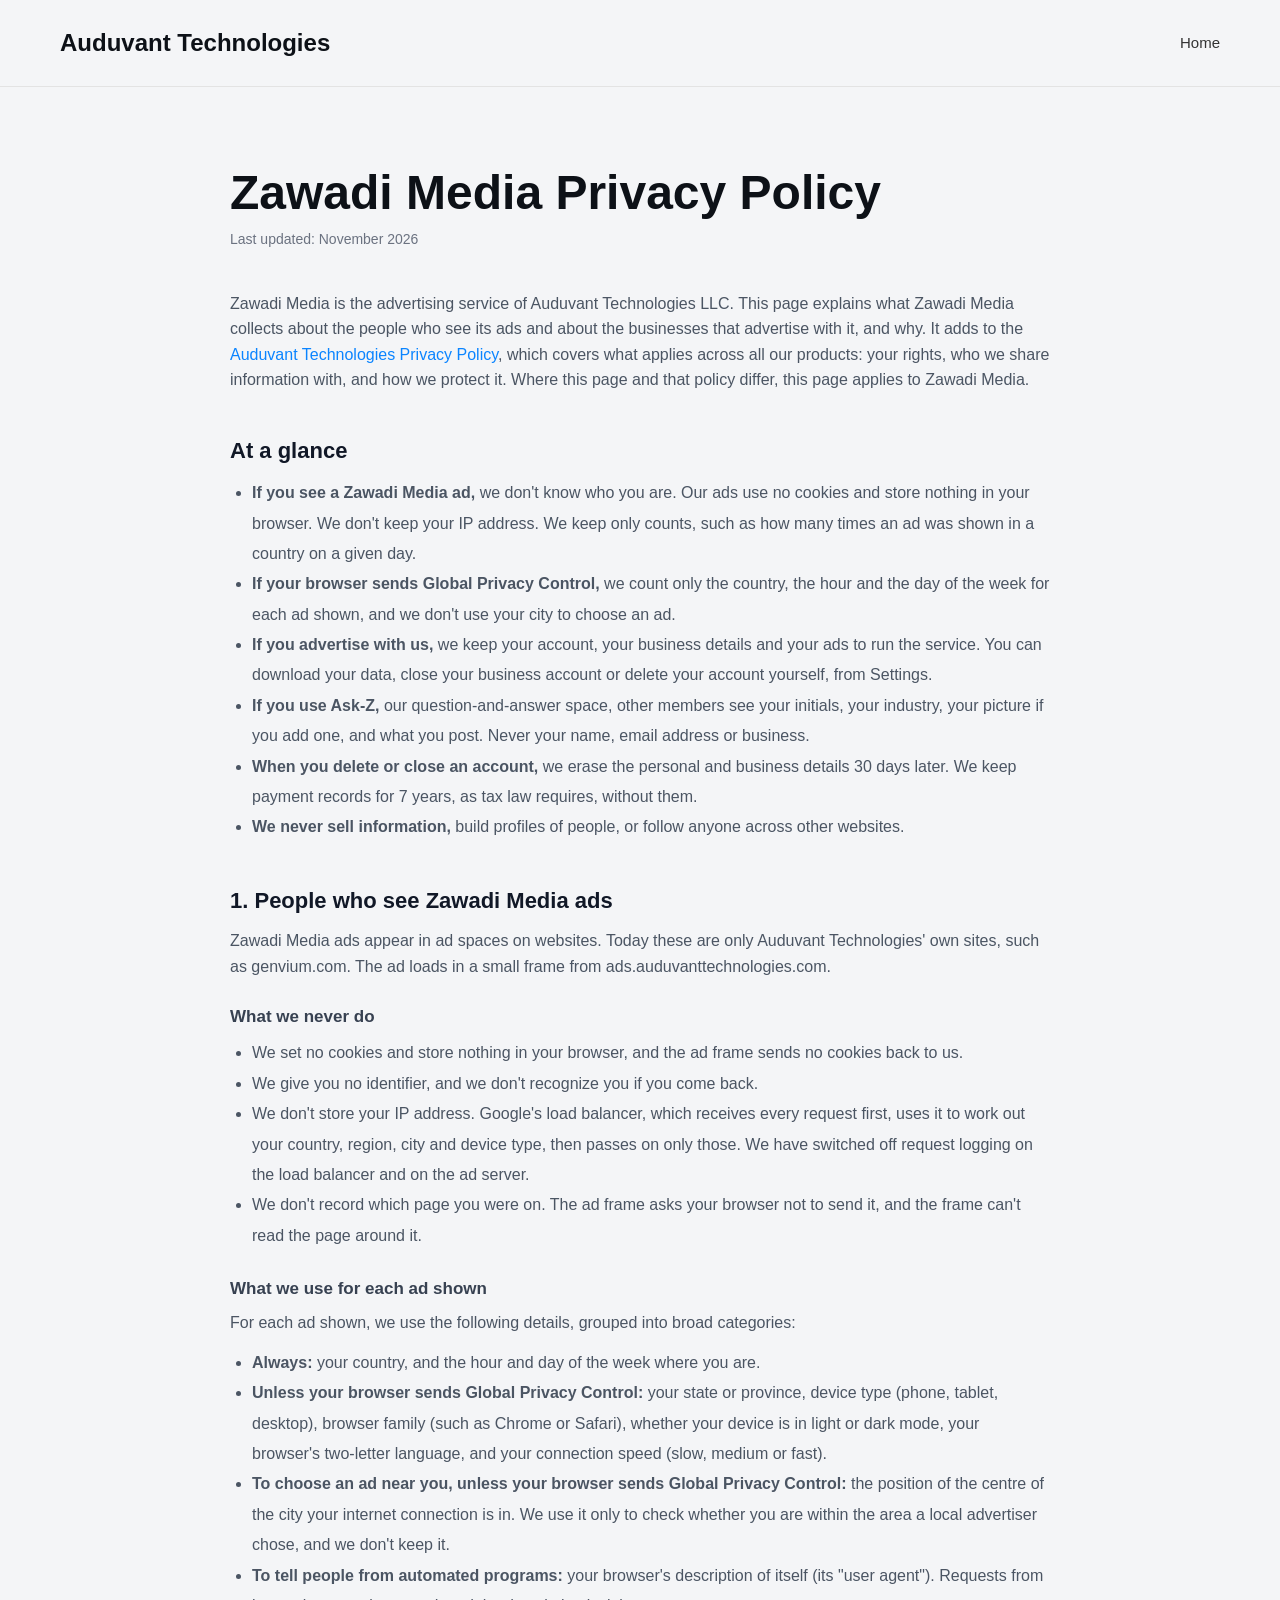
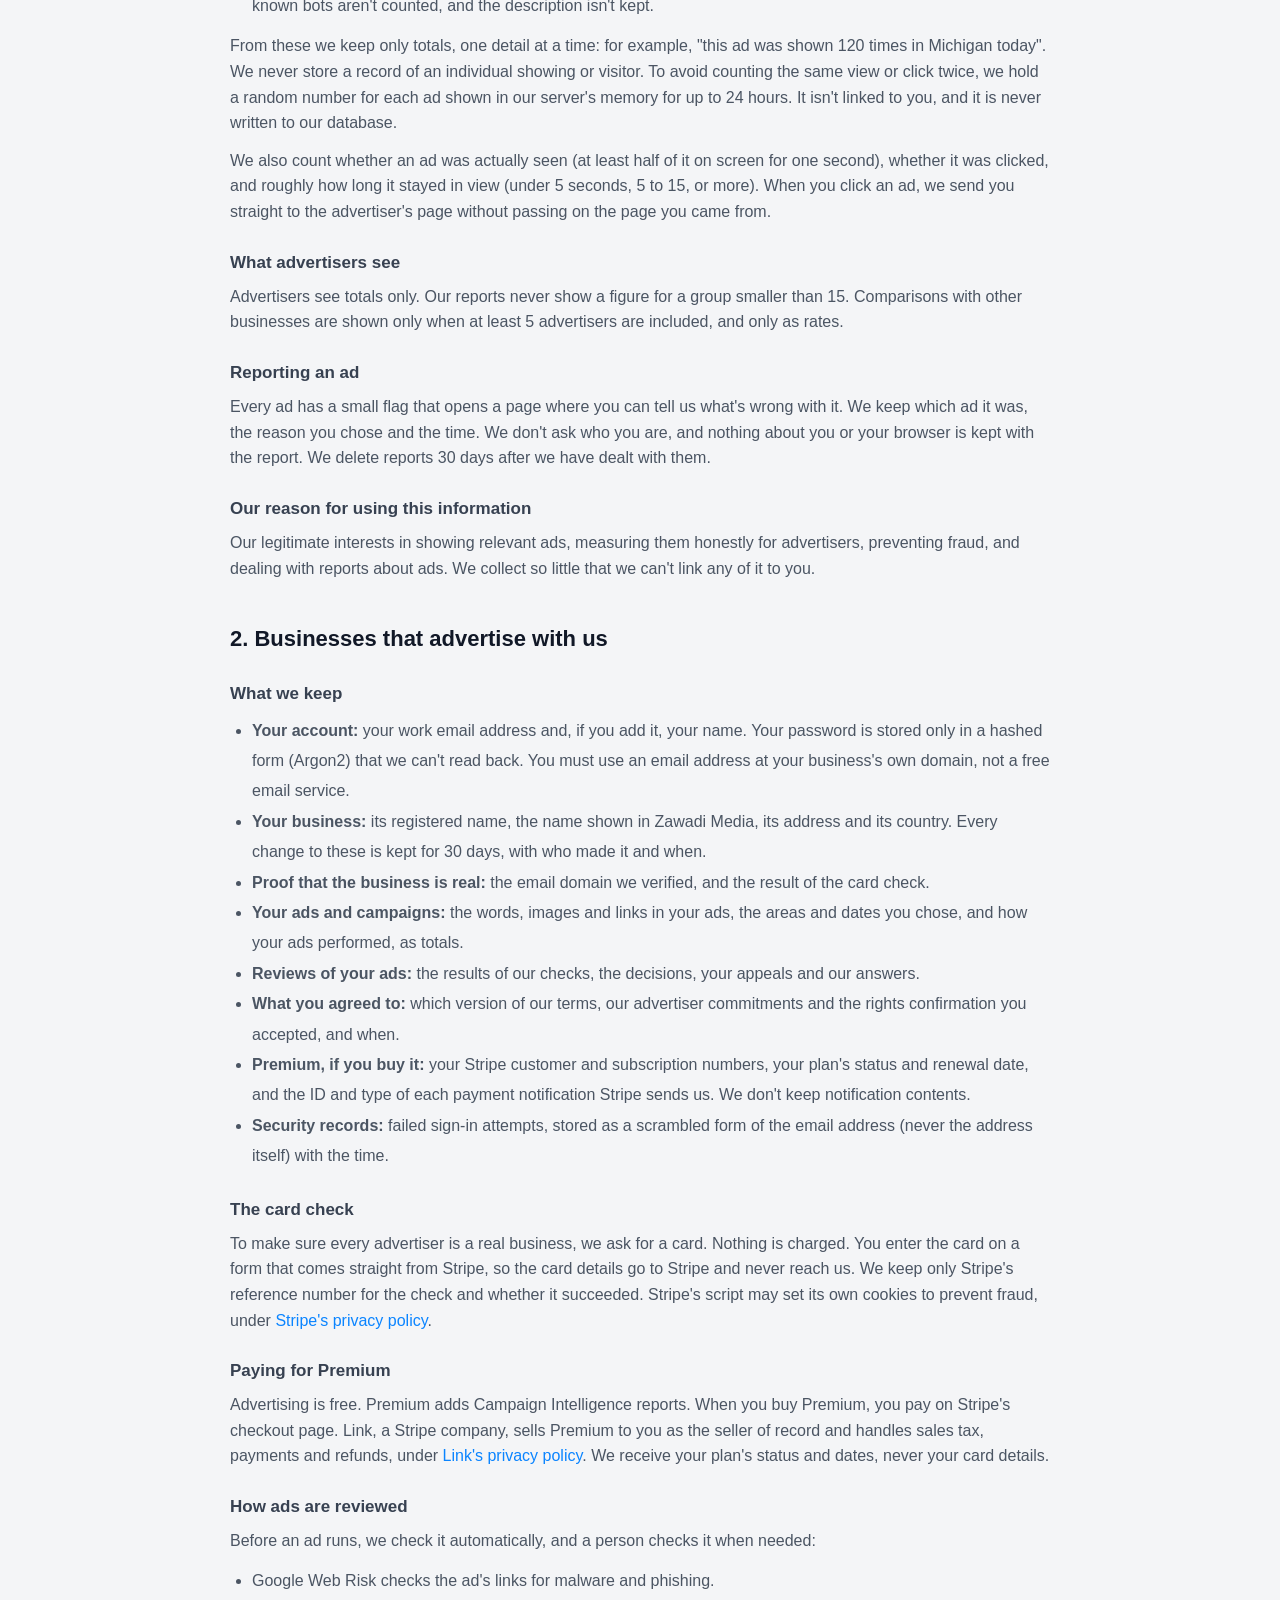
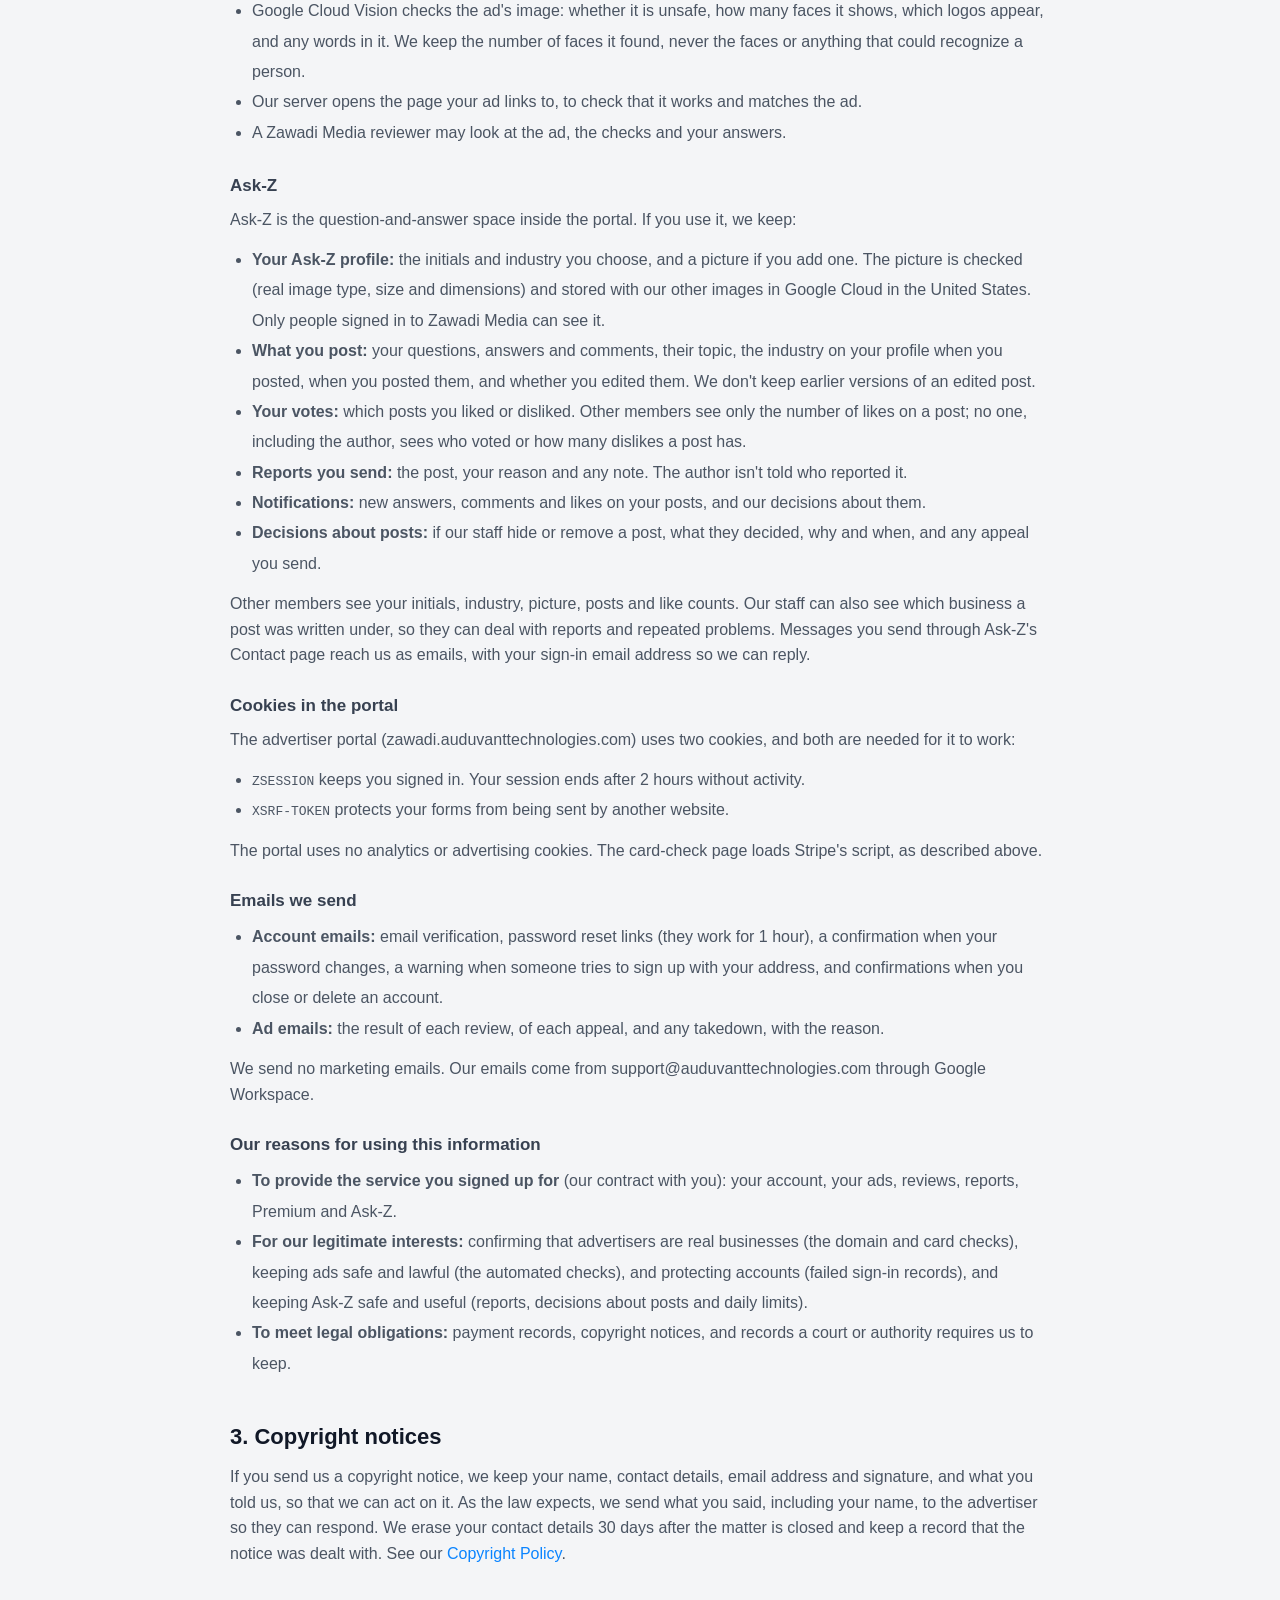
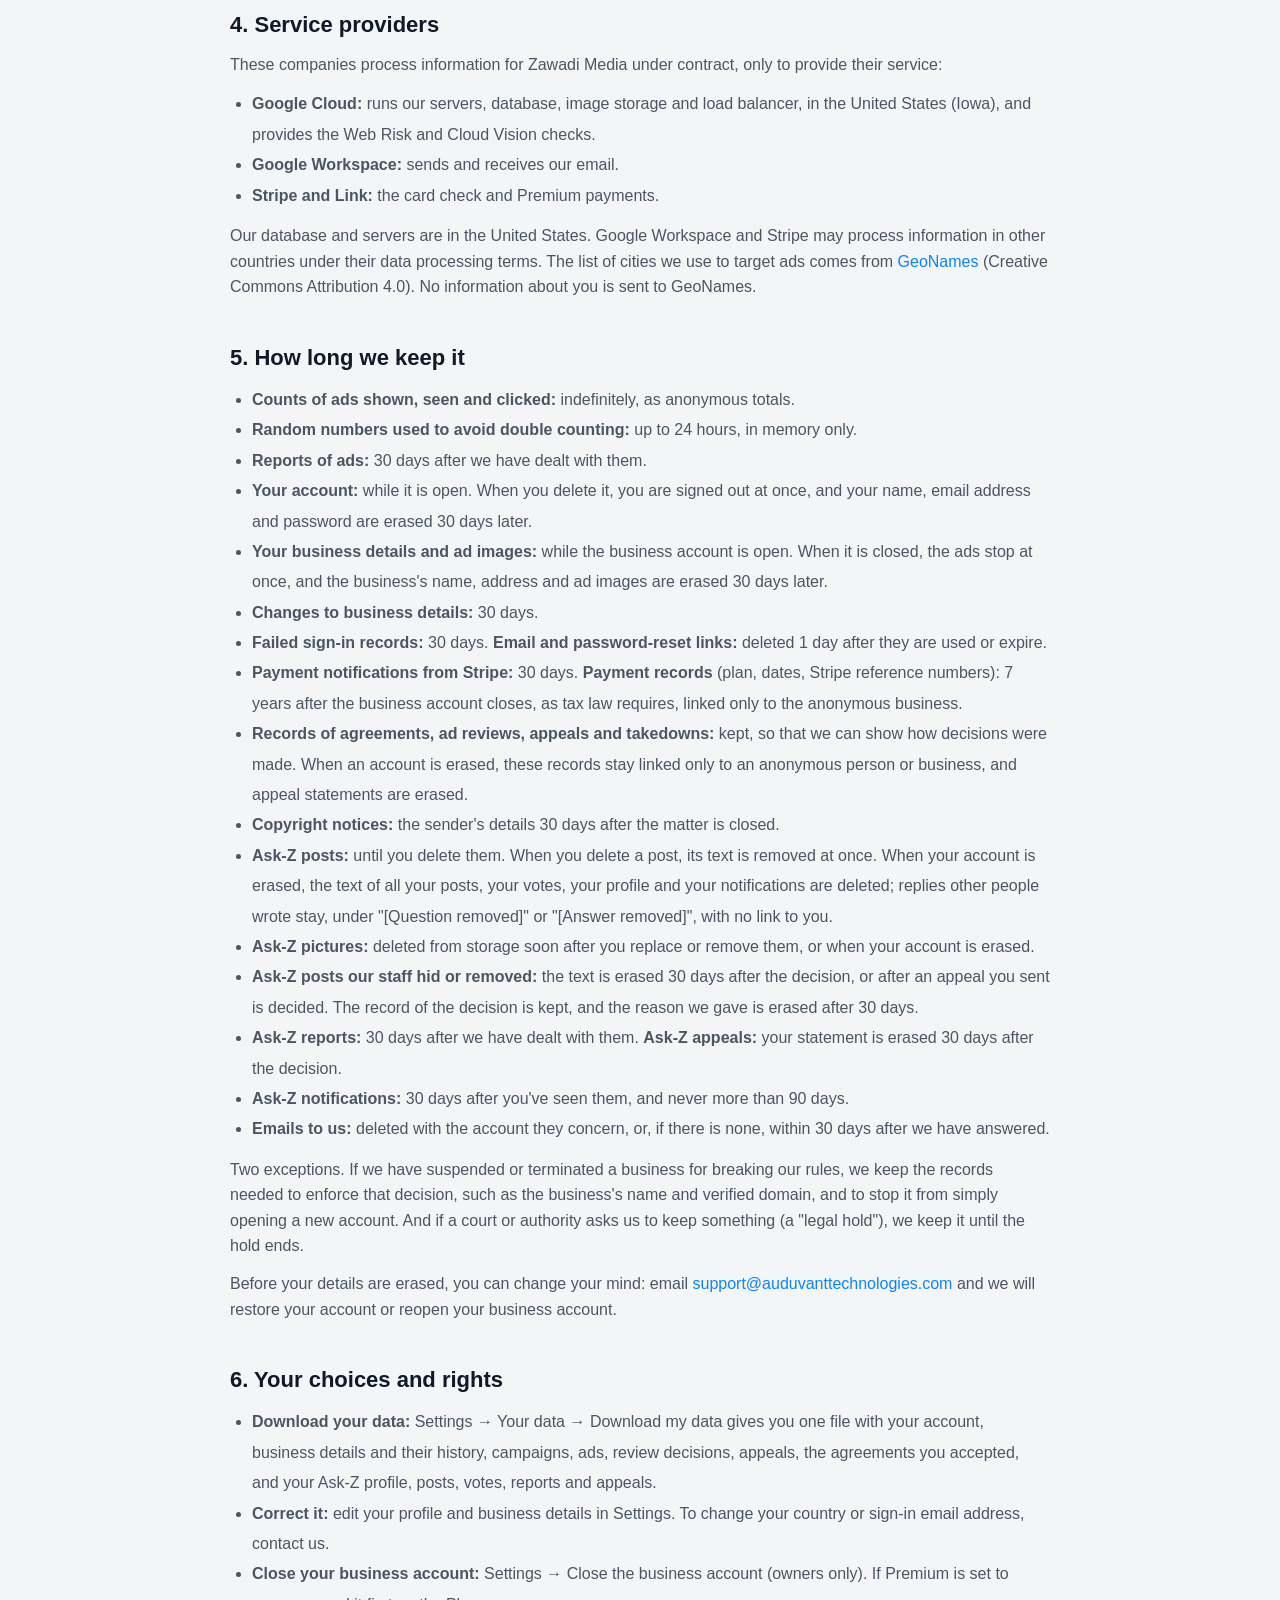
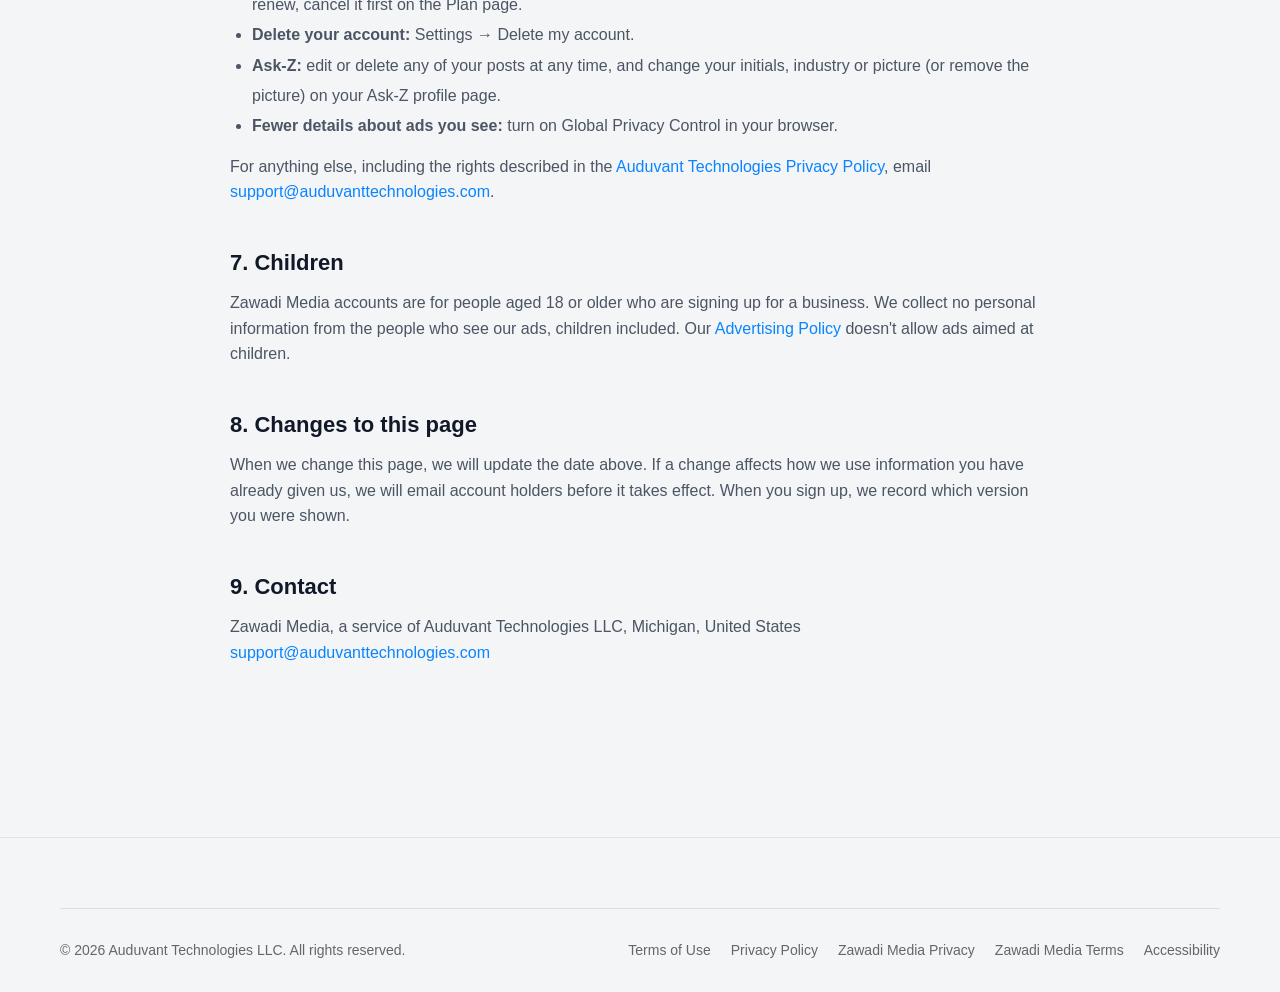
<file: legal/zawadi-privacy.html>
<!DOCTYPE html>
<html lang="en">
<head>
  <meta charset="UTF-8" />
  <meta name="viewport" content="width=device-width, initial-scale=1.0" />
  <title>Zawadi Media Privacy Policy | Auduvant Technologies</title>
  <link rel="icon" type="image/png" sizes="32x32" href="../favicon-32x32.png">
  <link rel="icon" type="image/png" sizes="16x16" href="../favicon-16x16.png">
  <link rel="stylesheet" href="../styles.css">
</head>
<body>

  <a href="#main-content" class="skip-link">Skip to main content</a>

  <header>
    <a class="logo" href="../index.html">Auduvant Technologies</a>
    <nav>
      <a class="link-btn" href="../index.html">Home</a>
    </nav>
  </header>

  <main id="main-content">
    <div class="legal-page">
      <h1>Zawadi Media Privacy Policy</h1>
      <p class="last-updated">Last updated: November 2026</p>

      <p>Zawadi Media is the advertising service of Auduvant Technologies LLC. This page explains what Zawadi Media collects about the people who see its ads and about the businesses that advertise with it, and why. It adds to the <a href="privacy.html">Auduvant Technologies Privacy Policy</a>, which covers what applies across all our products: your rights, who we share information with, and how we protect it. Where this page and that policy differ, this page applies to Zawadi Media.</p>

      <h2>At a glance</h2>
      <ul>
        <li><strong>If you see a Zawadi Media ad,</strong> we don't know who you are. Our ads use no cookies and store nothing in your browser. We don't keep your IP address. We keep only counts, such as how many times an ad was shown in a country on a given day.</li>
        <li><strong>If your browser sends Global Privacy Control,</strong> we count only the country, the hour and the day of the week for each ad shown, and we don't use your city to choose an ad.</li>
        <li><strong>If you advertise with us,</strong> we keep your account, your business details and your ads to run the service. You can download your data, close your business account or delete your account yourself, from Settings.</li>
        <li><strong>If you use Ask-Z,</strong> our question-and-answer space, other members see your initials, your industry, your picture if you add one, and what you post. Never your name, email address or business.</li>
        <li><strong>When you delete or close an account,</strong> we erase the personal and business details 30 days later. We keep payment records for 7 years, as tax law requires, without them.</li>
        <li><strong>We never sell information,</strong> build profiles of people, or follow anyone across other websites.</li>
      </ul>

      <h2>1. People who see Zawadi Media ads</h2>
      <p>Zawadi Media ads appear in ad spaces on websites. Today these are only Auduvant Technologies' own sites, such as genvium.com. The ad loads in a small frame from ads.auduvanttechnologies.com.</p>

      <h3>What we never do</h3>
      <ul>
        <li>We set no cookies and store nothing in your browser, and the ad frame sends no cookies back to us.</li>
        <li>We give you no identifier, and we don't recognize you if you come back.</li>
        <li>We don't store your IP address. Google's load balancer, which receives every request first, uses it to work out your country, region, city and device type, then passes on only those. We have switched off request logging on the load balancer and on the ad server.</li>
        <li>We don't record which page you were on. The ad frame asks your browser not to send it, and the frame can't read the page around it.</li>
      </ul>

      <h3>What we use for each ad shown</h3>
      <p>For each ad shown, we use the following details, grouped into broad categories:</p>
      <ul>
        <li><strong>Always:</strong> your country, and the hour and day of the week where you are.</li>
        <li><strong>Unless your browser sends Global Privacy Control:</strong> your state or province, device type (phone, tablet, desktop), browser family (such as Chrome or Safari), whether your device is in light or dark mode, your browser's two-letter language, and your connection speed (slow, medium or fast).</li>
        <li><strong>To choose an ad near you, unless your browser sends Global Privacy Control:</strong> the position of the centre of the city your internet connection is in. We use it only to check whether you are within the area a local advertiser chose, and we don't keep it.</li>
        <li><strong>To tell people from automated programs:</strong> your browser's description of itself (its "user agent"). Requests from known bots aren't counted, and the description isn't kept.</li>
      </ul>
      <p>From these we keep only totals, one detail at a time: for example, "this ad was shown 120 times in Michigan today". We never store a record of an individual showing or visitor. To avoid counting the same view or click twice, we hold a random number for each ad shown in our server's memory for up to 24 hours. It isn't linked to you, and it is never written to our database.</p>
      <p>We also count whether an ad was actually seen (at least half of it on screen for one second), whether it was clicked, and roughly how long it stayed in view (under 5 seconds, 5 to 15, or more). When you click an ad, we send you straight to the advertiser's page without passing on the page you came from.</p>

      <h3>What advertisers see</h3>
      <p>Advertisers see totals only. Our reports never show a figure for a group smaller than 15. Comparisons with other businesses are shown only when at least 5 advertisers are included, and only as rates.</p>

      <h3>Reporting an ad</h3>
      <p>Every ad has a small flag that opens a page where you can tell us what's wrong with it. We keep which ad it was, the reason you chose and the time. We don't ask who you are, and nothing about you or your browser is kept with the report. We delete reports 30 days after we have dealt with them.</p>

      <h3>Our reason for using this information</h3>
      <p>Our legitimate interests in showing relevant ads, measuring them honestly for advertisers, preventing fraud, and dealing with reports about ads. We collect so little that we can't link any of it to you.</p>

      <h2>2. Businesses that advertise with us</h2>

      <h3>What we keep</h3>
      <ul>
        <li><strong>Your account:</strong> your work email address and, if you add it, your name. Your password is stored only in a hashed form (Argon2) that we can't read back. You must use an email address at your business's own domain, not a free email service.</li>
        <li><strong>Your business:</strong> its registered name, the name shown in Zawadi Media, its address and its country. Every change to these is kept for 30 days, with who made it and when.</li>
        <li><strong>Proof that the business is real:</strong> the email domain we verified, and the result of the card check.</li>
        <li><strong>Your ads and campaigns:</strong> the words, images and links in your ads, the areas and dates you chose, and how your ads performed, as totals.</li>
        <li><strong>Reviews of your ads:</strong> the results of our checks, the decisions, your appeals and our answers.</li>
        <li><strong>What you agreed to:</strong> which version of our terms, our advertiser commitments and the rights confirmation you accepted, and when.</li>
        <li><strong>Premium, if you buy it:</strong> your Stripe customer and subscription numbers, your plan's status and renewal date, and the ID and type of each payment notification Stripe sends us. We don't keep notification contents.</li>
        <li><strong>Security records:</strong> failed sign-in attempts, stored as a scrambled form of the email address (never the address itself) with the time.</li>
      </ul>

      <h3>The card check</h3>
      <p>To make sure every advertiser is a real business, we ask for a card. Nothing is charged. You enter the card on a form that comes straight from Stripe, so the card details go to Stripe and never reach us. We keep only Stripe's reference number for the check and whether it succeeded. Stripe's script may set its own cookies to prevent fraud, under <a href="https://stripe.com/privacy">Stripe's privacy policy</a>.</p>

      <h3>Paying for Premium</h3>
      <p>Advertising is free. Premium adds Campaign Intelligence reports. When you buy Premium, you pay on Stripe's checkout page. Link, a Stripe company, sells Premium to you as the seller of record and handles sales tax, payments and refunds, under <a href="https://link.com/privacy">Link's privacy policy</a>. We receive your plan's status and dates, never your card details.</p>

      <h3>How ads are reviewed</h3>
      <p>Before an ad runs, we check it automatically, and a person checks it when needed:</p>
      <ul>
        <li>Google Web Risk checks the ad's links for malware and phishing.</li>
        <li>Google Cloud Vision checks the ad's image: whether it is unsafe, how many faces it shows, which logos appear, and any words in it. We keep the number of faces it found, never the faces or anything that could recognize a person.</li>
        <li>Our server opens the page your ad links to, to check that it works and matches the ad.</li>
        <li>A Zawadi Media reviewer may look at the ad, the checks and your answers.</li>
      </ul>

      <h3>Ask-Z</h3>
      <p>Ask-Z is the question-and-answer space inside the portal. If you use it, we keep:</p>
      <ul>
        <li><strong>Your Ask-Z profile:</strong> the initials and industry you choose, and a picture if you add one. The picture is checked (real image type, size and dimensions) and stored with our other images in Google Cloud in the United States. Only people signed in to Zawadi Media can see it.</li>
        <li><strong>What you post:</strong> your questions, answers and comments, their topic, the industry on your profile when you posted, when you posted them, and whether you edited them. We don't keep earlier versions of an edited post.</li>
        <li><strong>Your votes:</strong> which posts you liked or disliked. Other members see only the number of likes on a post; no one, including the author, sees who voted or how many dislikes a post has.</li>
        <li><strong>Reports you send:</strong> the post, your reason and any note. The author isn't told who reported it.</li>
        <li><strong>Notifications:</strong> new answers, comments and likes on your posts, and our decisions about them.</li>
        <li><strong>Decisions about posts:</strong> if our staff hide or remove a post, what they decided, why and when, and any appeal you send.</li>
      </ul>
      <p>Other members see your initials, industry, picture, posts and like counts. Our staff can also see which business a post was written under, so they can deal with reports and repeated problems. Messages you send through Ask-Z's Contact page reach us as emails, with your sign-in email address so we can reply.</p>

      <h3>Cookies in the portal</h3>
      <p>The advertiser portal (zawadi.auduvanttechnologies.com) uses two cookies, and both are needed for it to work:</p>
      <ul>
        <li><code>ZSESSION</code> keeps you signed in. Your session ends after 2 hours without activity.</li>
        <li><code>XSRF-TOKEN</code> protects your forms from being sent by another website.</li>
      </ul>
      <p>The portal uses no analytics or advertising cookies. The card-check page loads Stripe's script, as described above.</p>

      <h3>Emails we send</h3>
      <ul>
        <li><strong>Account emails:</strong> email verification, password reset links (they work for 1 hour), a confirmation when your password changes, a warning when someone tries to sign up with your address, and confirmations when you close or delete an account.</li>
        <li><strong>Ad emails:</strong> the result of each review, of each appeal, and any takedown, with the reason.</li>
      </ul>
      <p>We send no marketing emails. Our emails come from support@auduvanttechnologies.com through Google Workspace.</p>

      <h3>Our reasons for using this information</h3>
      <ul>
        <li><strong>To provide the service you signed up for</strong> (our contract with you): your account, your ads, reviews, reports, Premium and Ask-Z.</li>
        <li><strong>For our legitimate interests:</strong> confirming that advertisers are real businesses (the domain and card checks), keeping ads safe and lawful (the automated checks), and protecting accounts (failed sign-in records), and keeping Ask-Z safe and useful (reports, decisions about posts and daily limits).</li>
        <li><strong>To meet legal obligations:</strong> payment records, copyright notices, and records a court or authority requires us to keep.</li>
      </ul>

      <h2>3. Copyright notices</h2>
      <p>If you send us a copyright notice, we keep your name, contact details, email address and signature, and what you told us, so that we can act on it. As the law expects, we send what you said, including your name, to the advertiser so they can respond. We erase your contact details 30 days after the matter is closed and keep a record that the notice was dealt with. See our <a href="copyright.html">Copyright Policy</a>.</p>

      <h2>4. Service providers</h2>
      <p>These companies process information for Zawadi Media under contract, only to provide their service:</p>
      <ul>
        <li><strong>Google Cloud:</strong> runs our servers, database, image storage and load balancer, in the United States (Iowa), and provides the Web Risk and Cloud Vision checks.</li>
        <li><strong>Google Workspace:</strong> sends and receives our email.</li>
        <li><strong>Stripe and Link:</strong> the card check and Premium payments.</li>
      </ul>
      <p>Our database and servers are in the United States. Google Workspace and Stripe may process information in other countries under their data processing terms. The list of cities we use to target ads comes from <a href="https://www.geonames.org/">GeoNames</a> (Creative Commons Attribution 4.0). No information about you is sent to GeoNames.</p>

      <h2>5. How long we keep it</h2>
      <ul>
        <li><strong>Counts of ads shown, seen and clicked:</strong> indefinitely, as anonymous totals.</li>
        <li><strong>Random numbers used to avoid double counting:</strong> up to 24 hours, in memory only.</li>
        <li><strong>Reports of ads:</strong> 30 days after we have dealt with them.</li>
        <li><strong>Your account:</strong> while it is open. When you delete it, you are signed out at once, and your name, email address and password are erased 30 days later.</li>
        <li><strong>Your business details and ad images:</strong> while the business account is open. When it is closed, the ads stop at once, and the business's name, address and ad images are erased 30 days later.</li>
        <li><strong>Changes to business details:</strong> 30 days.</li>
        <li><strong>Failed sign-in records:</strong> 30 days. <strong>Email and password-reset links:</strong> deleted 1 day after they are used or expire.</li>
        <li><strong>Payment notifications from Stripe:</strong> 30 days. <strong>Payment records</strong> (plan, dates, Stripe reference numbers): 7 years after the business account closes, as tax law requires, linked only to the anonymous business.</li>
        <li><strong>Records of agreements, ad reviews, appeals and takedowns:</strong> kept, so that we can show how decisions were made. When an account is erased, these records stay linked only to an anonymous person or business, and appeal statements are erased.</li>
        <li><strong>Copyright notices:</strong> the sender's details 30 days after the matter is closed.</li>
        <li><strong>Ask-Z posts:</strong> until you delete them. When you delete a post, its text is removed at once. When your account is erased, the text of all your posts, your votes, your profile and your notifications are deleted; replies other people wrote stay, under "[Question removed]" or "[Answer removed]", with no link to you.</li>
        <li><strong>Ask-Z pictures:</strong> deleted from storage soon after you replace or remove them, or when your account is erased.</li>
        <li><strong>Ask-Z posts our staff hid or removed:</strong> the text is erased 30 days after the decision, or after an appeal you sent is decided. The record of the decision is kept, and the reason we gave is erased after 30 days.</li>
        <li><strong>Ask-Z reports:</strong> 30 days after we have dealt with them. <strong>Ask-Z appeals:</strong> your statement is erased 30 days after the decision.</li>
        <li><strong>Ask-Z notifications:</strong> 30 days after you've seen them, and never more than 90 days.</li>
        <li><strong>Emails to us:</strong> deleted with the account they concern, or, if there is none, within 30 days after we have answered.</li>
      </ul>
      <p>Two exceptions. If we have suspended or terminated a business for breaking our rules, we keep the records needed to enforce that decision, such as the business's name and verified domain, and to stop it from simply opening a new account. And if a court or authority asks us to keep something (a "legal hold"), we keep it until the hold ends.</p>
      <p>Before your details are erased, you can change your mind: email <a href="mailto:support@auduvanttechnologies.com">support@auduvanttechnologies.com</a> and we will restore your account or reopen your business account.</p>

      <h2>6. Your choices and rights</h2>
      <ul>
        <li><strong>Download your data:</strong> Settings &rarr; Your data &rarr; Download my data gives you one file with your account, business details and their history, campaigns, ads, review decisions, appeals, the agreements you accepted, and your Ask-Z profile, posts, votes, reports and appeals.</li>
        <li><strong>Correct it:</strong> edit your profile and business details in Settings. To change your country or sign-in email address, contact us.</li>
        <li><strong>Close your business account:</strong> Settings &rarr; Close the business account (owners only). If Premium is set to renew, cancel it first on the Plan page.</li>
        <li><strong>Delete your account:</strong> Settings &rarr; Delete my account.</li>
        <li><strong>Ask-Z:</strong> edit or delete any of your posts at any time, and change your initials, industry or picture (or remove the picture) on your Ask-Z profile page.</li>
        <li><strong>Fewer details about ads you see:</strong> turn on Global Privacy Control in your browser.</li>
      </ul>
      <p>For anything else, including the rights described in the <a href="privacy.html">Auduvant Technologies Privacy Policy</a>, email <a href="mailto:support@auduvanttechnologies.com">support@auduvanttechnologies.com</a>.</p>

      <h2>7. Children</h2>
      <p>Zawadi Media accounts are for people aged 18 or older who are signing up for a business. We collect no personal information from the people who see our ads, children included. Our <a href="advertising-policy.html">Advertising Policy</a> doesn't allow ads aimed at children.</p>

      <h2>8. Changes to this page</h2>
      <p>When we change this page, we will update the date above. If a change affects how we use information you have already given us, we will email account holders before it takes effect. When you sign up, we record which version you were shown.</p>

      <h2>9. Contact</h2>
      <p>Zawadi Media, a service of Auduvant Technologies LLC, Michigan, United States<br>
      <a href="mailto:support@auduvanttechnologies.com">support@auduvanttechnologies.com</a></p>
    </div>
  </main>

  <footer>
    <div class="footer-bottom">
      <div>&copy; 2026 Auduvant Technologies LLC. All rights reserved.</div>
      <div class="footer-legal-links">
        <a class="link-btn" href="terms.html">Terms of Use</a>
        <a class="link-btn" href="privacy.html">Privacy Policy</a>
        <a class="link-btn" href="zawadi-privacy.html" aria-current="page">Zawadi Media Privacy</a>
        <a class="link-btn" href="zawadi-terms.html">Zawadi Media Terms</a>
        <a class="link-btn" href="accessibility.html">Accessibility</a>
      </div>
    </div>
  </footer>

</body>
</html>
</file>
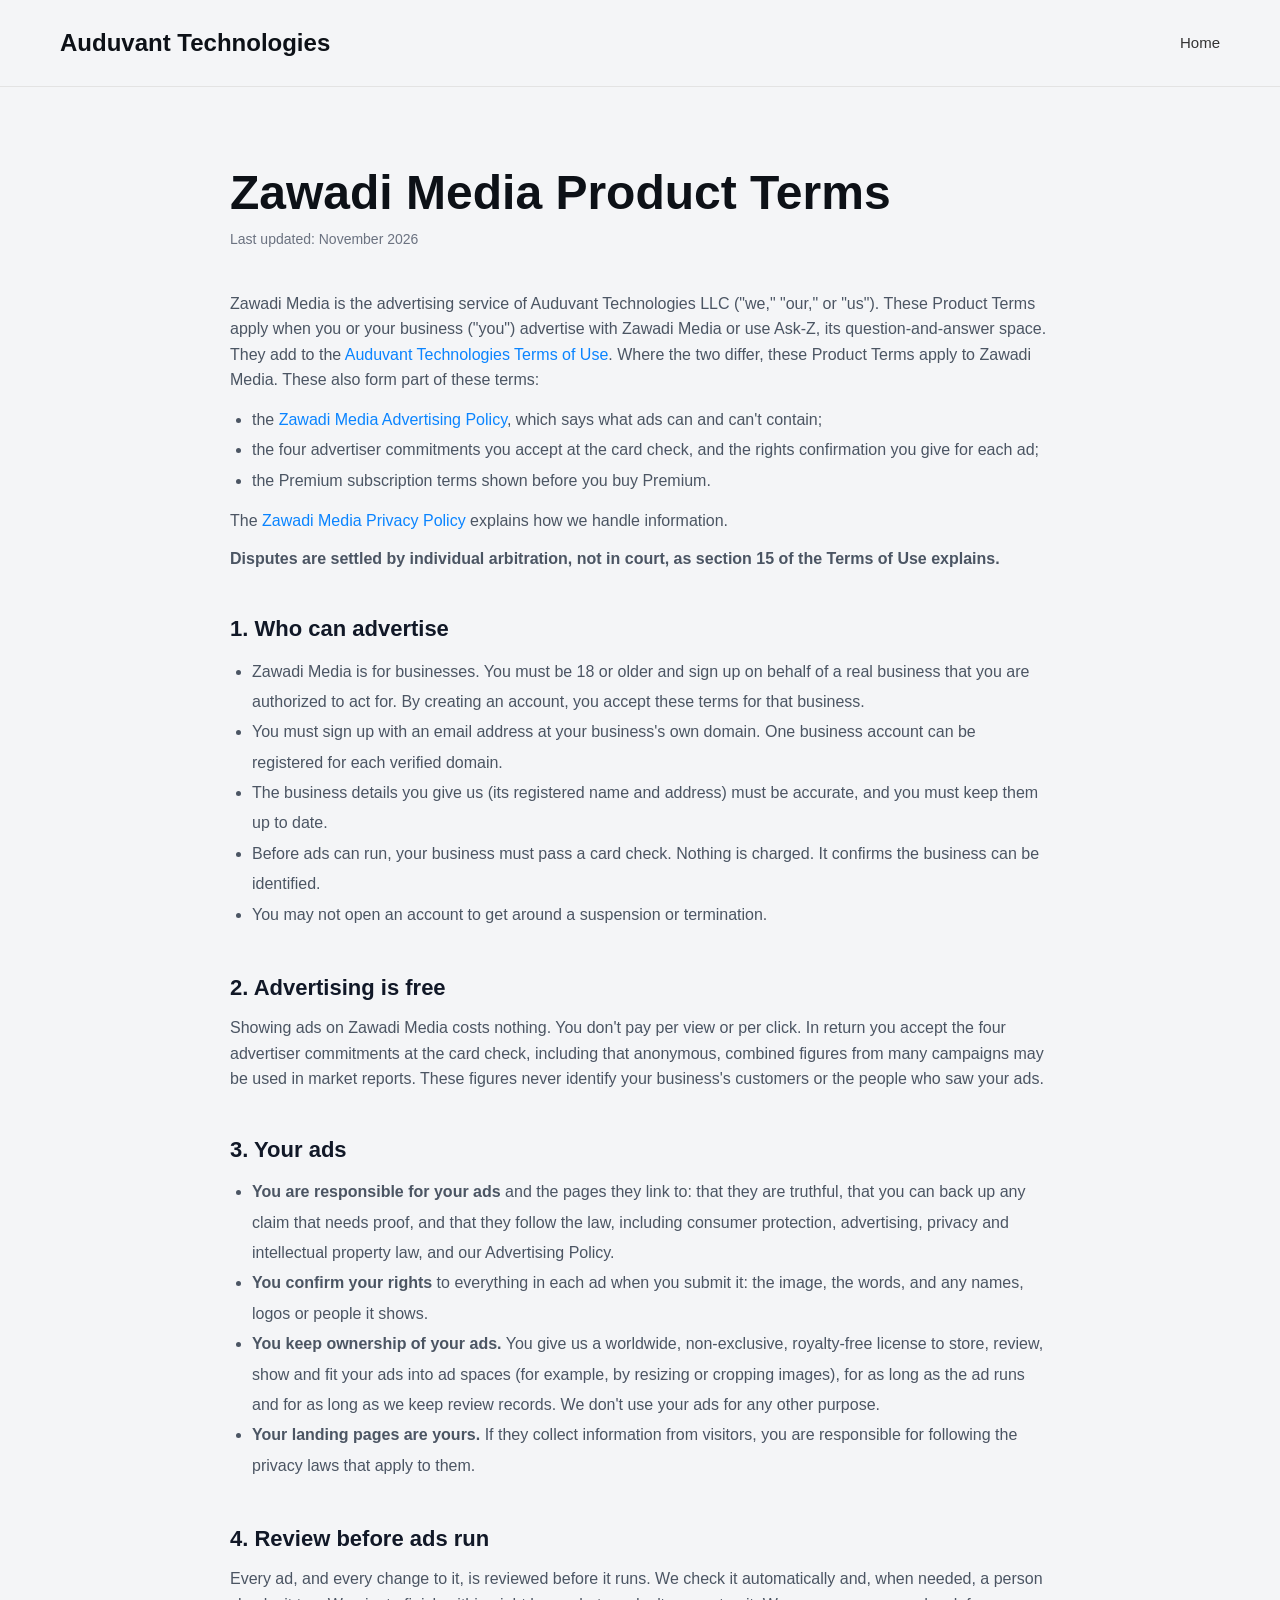
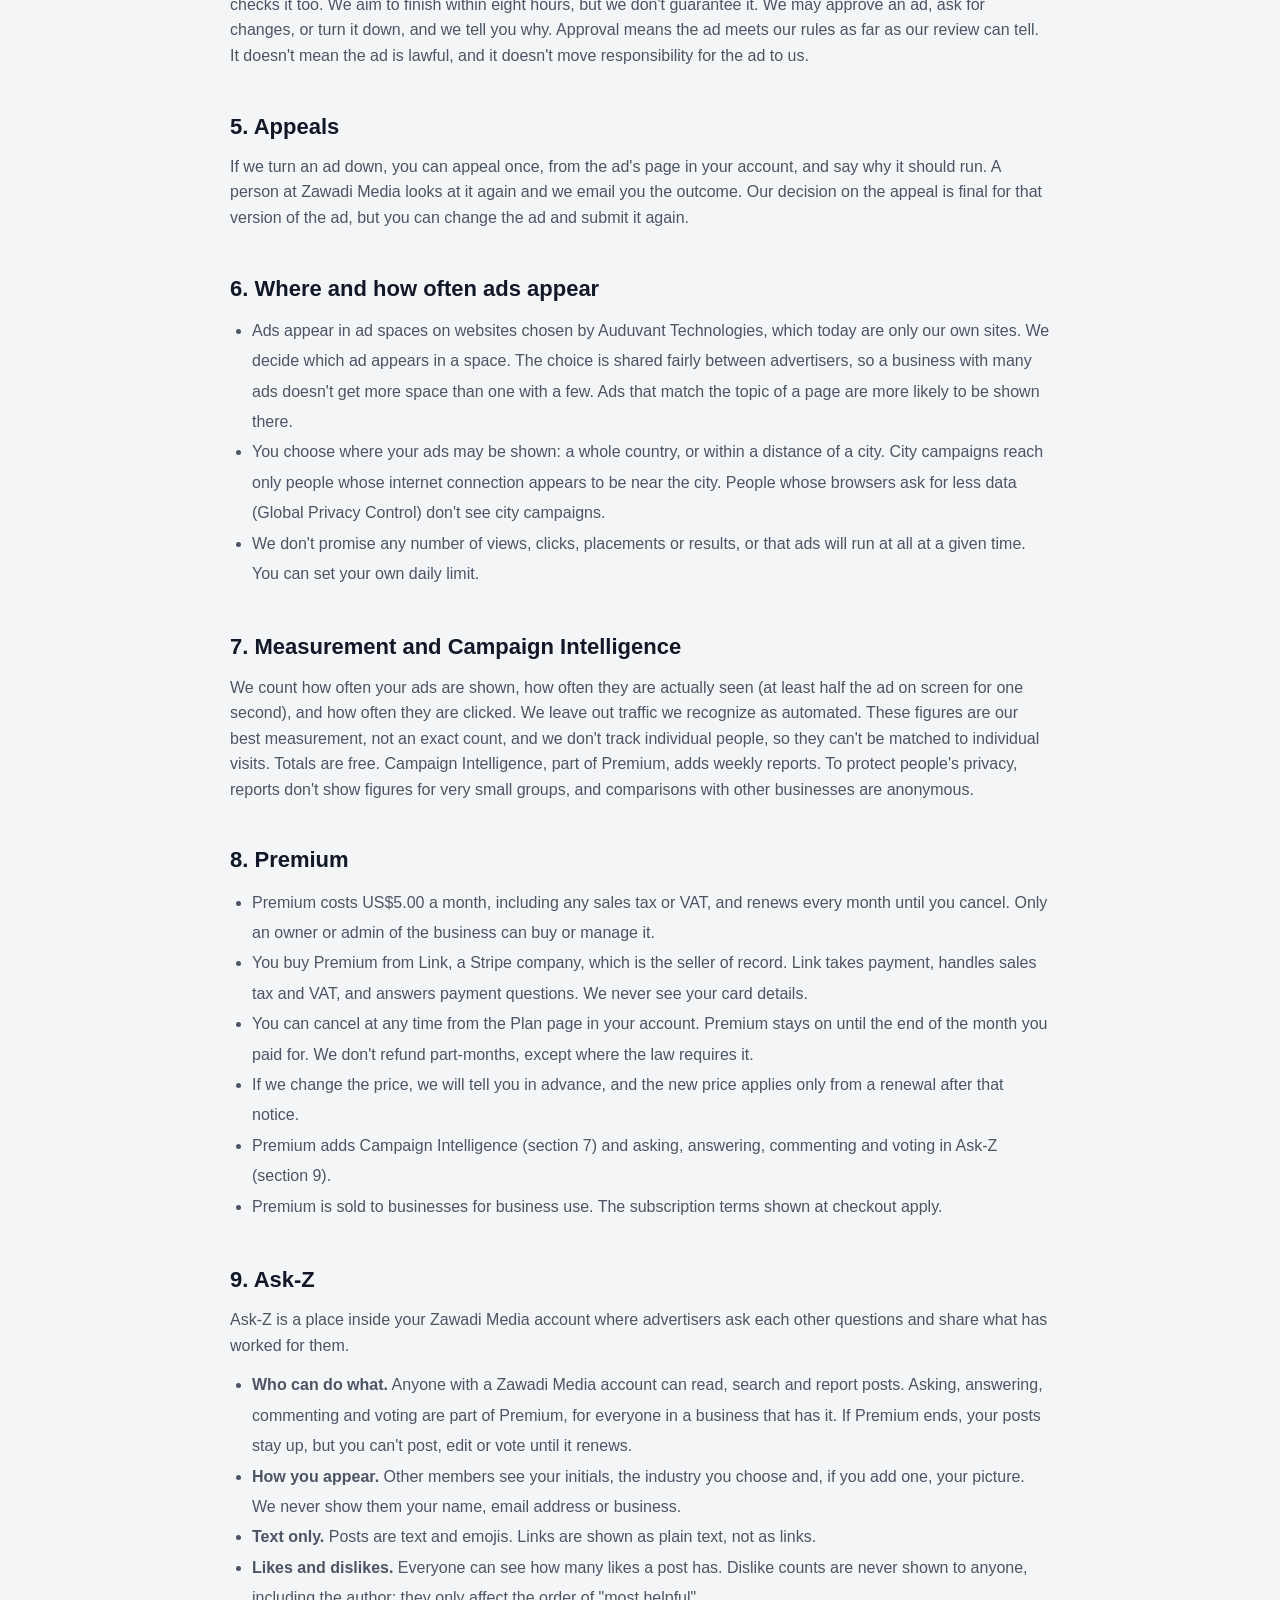
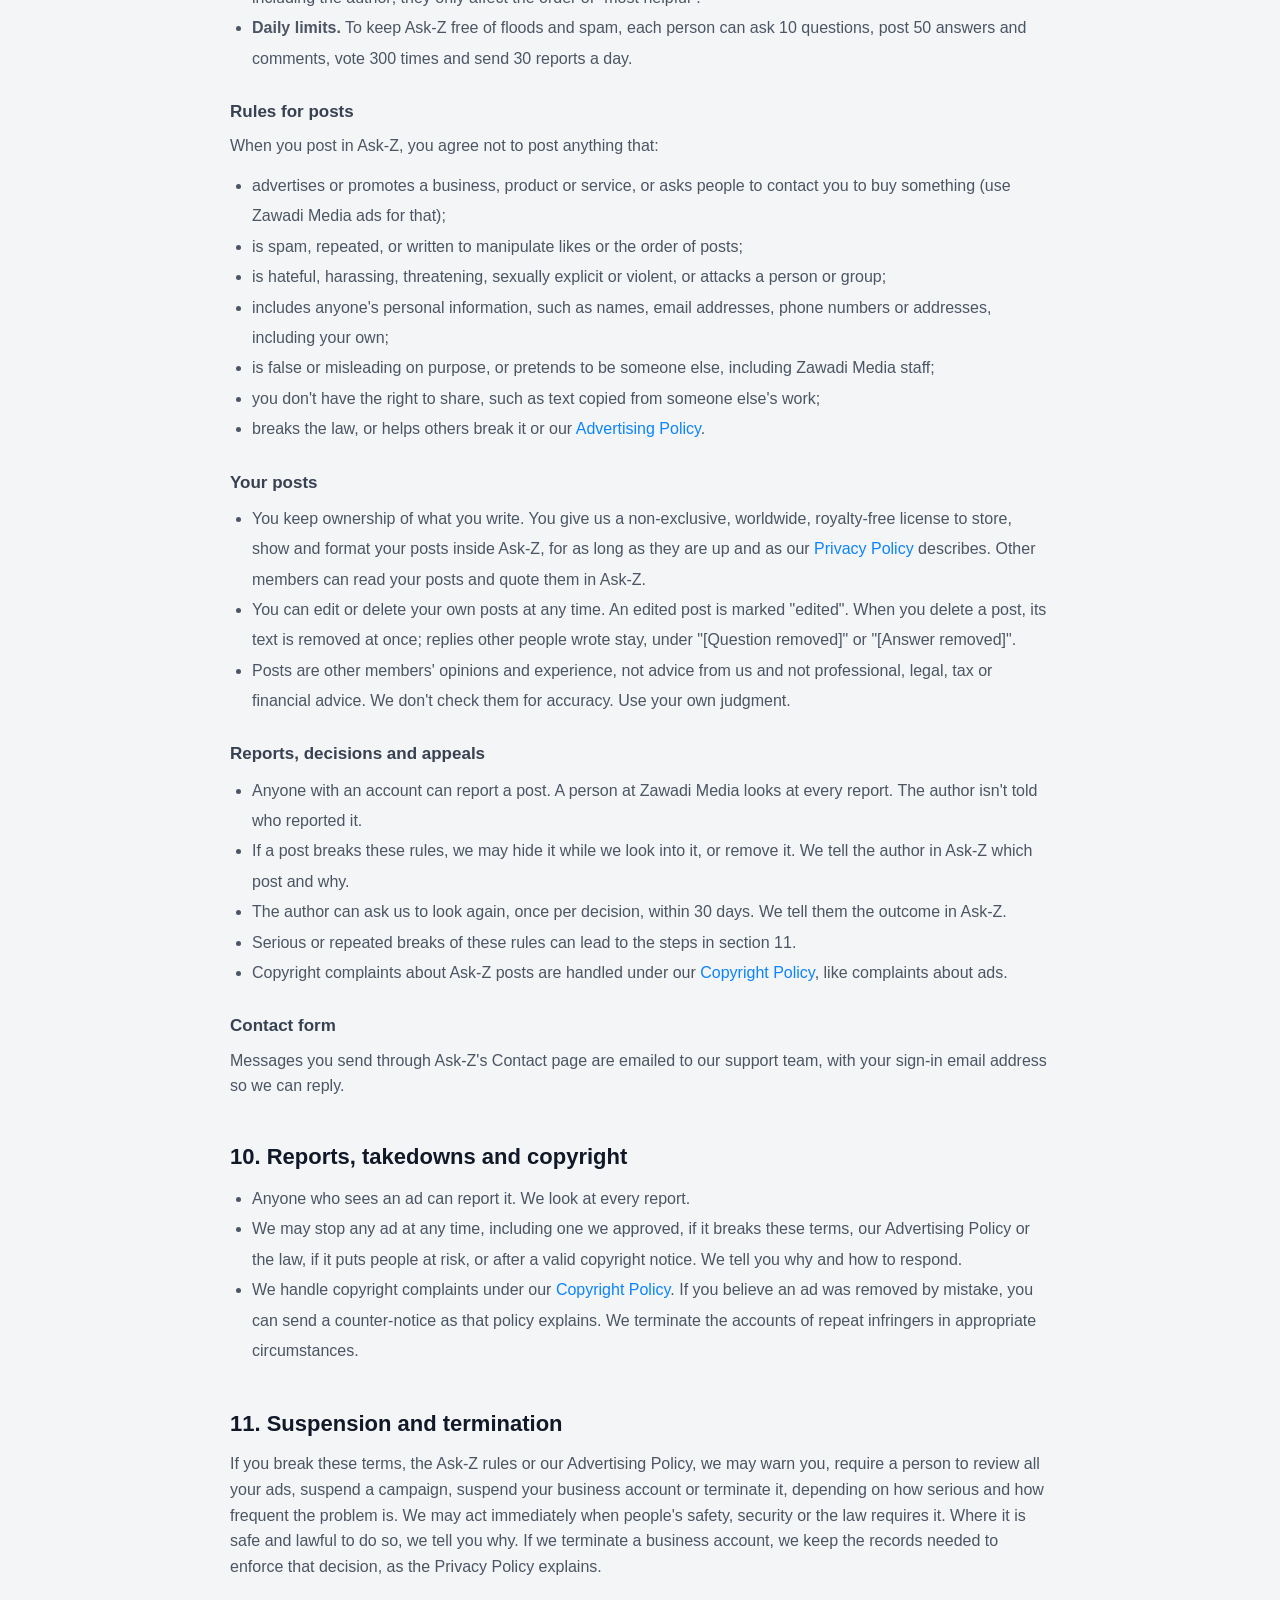
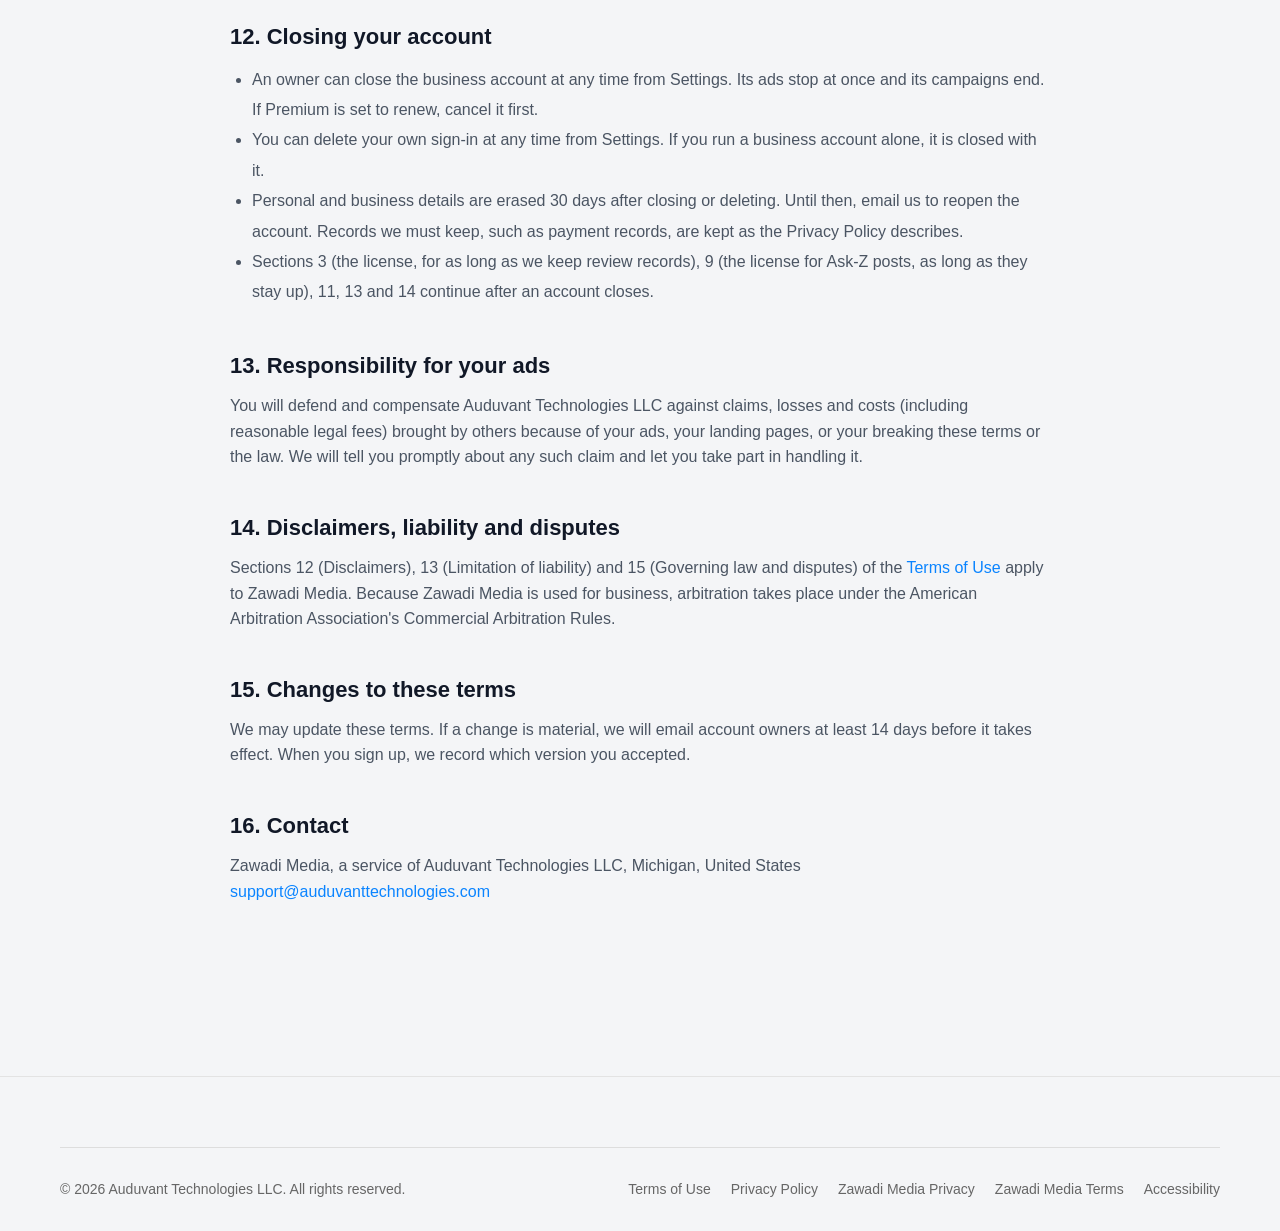
<file: legal/zawadi-terms.html>
<!DOCTYPE html>
<html lang="en">
<head>
  <meta charset="UTF-8" />
  <meta name="viewport" content="width=device-width, initial-scale=1.0" />
  <title>Zawadi Media Product Terms | Auduvant Technologies</title>
  <link rel="icon" type="image/png" sizes="32x32" href="../favicon-32x32.png">
  <link rel="icon" type="image/png" sizes="16x16" href="../favicon-16x16.png">
  <link rel="stylesheet" href="../styles.css">
</head>
<body>

  <a href="#main-content" class="skip-link">Skip to main content</a>

  <header>
    <a class="logo" href="../index.html">Auduvant Technologies</a>
    <nav>
      <a class="link-btn" href="../index.html">Home</a>
    </nav>
  </header>

  <main id="main-content">
    <div class="legal-page">
      <h1>Zawadi Media Product Terms</h1>
      <p class="last-updated">Last updated: November 2026</p>

      <p>Zawadi Media is the advertising service of Auduvant Technologies LLC ("we," "our," or "us"). These Product Terms apply when you or your business ("you") advertise with Zawadi Media or use Ask-Z, its question-and-answer space. They add to the <a href="terms.html">Auduvant Technologies Terms of Use</a>. Where the two differ, these Product Terms apply to Zawadi Media. These also form part of these terms:</p>
      <ul>
        <li>the <a href="advertising-policy.html">Zawadi Media Advertising Policy</a>, which says what ads can and can't contain;</li>
        <li>the four advertiser commitments you accept at the card check, and the rights confirmation you give for each ad;</li>
        <li>the Premium subscription terms shown before you buy Premium.</li>
      </ul>
      <p>The <a href="zawadi-privacy.html">Zawadi Media Privacy Policy</a> explains how we handle information.</p>
      <p><strong>Disputes are settled by individual arbitration, not in court, as section 15 of the Terms of Use explains.</strong></p>

      <h2>1. Who can advertise</h2>
      <ul>
        <li>Zawadi Media is for businesses. You must be 18 or older and sign up on behalf of a real business that you are authorized to act for. By creating an account, you accept these terms for that business.</li>
        <li>You must sign up with an email address at your business's own domain. One business account can be registered for each verified domain.</li>
        <li>The business details you give us (its registered name and address) must be accurate, and you must keep them up to date.</li>
        <li>Before ads can run, your business must pass a card check. Nothing is charged. It confirms the business can be identified.</li>
        <li>You may not open an account to get around a suspension or termination.</li>
      </ul>

      <h2>2. Advertising is free</h2>
      <p>Showing ads on Zawadi Media costs nothing. You don't pay per view or per click. In return you accept the four advertiser commitments at the card check, including that anonymous, combined figures from many campaigns may be used in market reports. These figures never identify your business's customers or the people who saw your ads.</p>

      <h2>3. Your ads</h2>
      <ul>
        <li><strong>You are responsible for your ads</strong> and the pages they link to: that they are truthful, that you can back up any claim that needs proof, and that they follow the law, including consumer protection, advertising, privacy and intellectual property law, and our Advertising Policy.</li>
        <li><strong>You confirm your rights</strong> to everything in each ad when you submit it: the image, the words, and any names, logos or people it shows.</li>
        <li><strong>You keep ownership of your ads.</strong> You give us a worldwide, non-exclusive, royalty-free license to store, review, show and fit your ads into ad spaces (for example, by resizing or cropping images), for as long as the ad runs and for as long as we keep review records. We don't use your ads for any other purpose.</li>
        <li><strong>Your landing pages are yours.</strong> If they collect information from visitors, you are responsible for following the privacy laws that apply to them.</li>
      </ul>

      <h2>4. Review before ads run</h2>
      <p>Every ad, and every change to it, is reviewed before it runs. We check it automatically and, when needed, a person checks it too. We aim to finish within eight hours, but we don't guarantee it. We may approve an ad, ask for changes, or turn it down, and we tell you why. Approval means the ad meets our rules as far as our review can tell. It doesn't mean the ad is lawful, and it doesn't move responsibility for the ad to us.</p>

      <h2>5. Appeals</h2>
      <p>If we turn an ad down, you can appeal once, from the ad's page in your account, and say why it should run. A person at Zawadi Media looks at it again and we email you the outcome. Our decision on the appeal is final for that version of the ad, but you can change the ad and submit it again.</p>

      <h2>6. Where and how often ads appear</h2>
      <ul>
        <li>Ads appear in ad spaces on websites chosen by Auduvant Technologies, which today are only our own sites. We decide which ad appears in a space. The choice is shared fairly between advertisers, so a business with many ads doesn't get more space than one with a few. Ads that match the topic of a page are more likely to be shown there.</li>
        <li>You choose where your ads may be shown: a whole country, or within a distance of a city. City campaigns reach only people whose internet connection appears to be near the city. People whose browsers ask for less data (Global Privacy Control) don't see city campaigns.</li>
        <li>We don't promise any number of views, clicks, placements or results, or that ads will run at all at a given time. You can set your own daily limit.</li>
      </ul>

      <h2>7. Measurement and Campaign Intelligence</h2>
      <p>We count how often your ads are shown, how often they are actually seen (at least half the ad on screen for one second), and how often they are clicked. We leave out traffic we recognize as automated. These figures are our best measurement, not an exact count, and we don't track individual people, so they can't be matched to individual visits. Totals are free. Campaign Intelligence, part of Premium, adds weekly reports. To protect people's privacy, reports don't show figures for very small groups, and comparisons with other businesses are anonymous.</p>

      <h2>8. Premium</h2>
      <ul>
        <li>Premium costs US$5.00 a month, including any sales tax or VAT, and renews every month until you cancel. Only an owner or admin of the business can buy or manage it.</li>
        <li>You buy Premium from Link, a Stripe company, which is the seller of record. Link takes payment, handles sales tax and VAT, and answers payment questions. We never see your card details.</li>
        <li>You can cancel at any time from the Plan page in your account. Premium stays on until the end of the month you paid for. We don't refund part-months, except where the law requires it.</li>
        <li>If we change the price, we will tell you in advance, and the new price applies only from a renewal after that notice.</li>
        <li>Premium adds Campaign Intelligence (section 7) and asking, answering, commenting and voting in Ask-Z (section 9).</li>
        <li>Premium is sold to businesses for business use. The subscription terms shown at checkout apply.</li>
      </ul>

      <h2>9. Ask-Z</h2>
      <p>Ask-Z is a place inside your Zawadi Media account where advertisers ask each other questions and share what has worked for them.</p>
      <ul>
        <li><strong>Who can do what.</strong> Anyone with a Zawadi Media account can read, search and report posts. Asking, answering, commenting and voting are part of Premium, for everyone in a business that has it. If Premium ends, your posts stay up, but you can't post, edit or vote until it renews.</li>
        <li><strong>How you appear.</strong> Other members see your initials, the industry you choose and, if you add one, your picture. We never show them your name, email address or business.</li>
        <li><strong>Text only.</strong> Posts are text and emojis. Links are shown as plain text, not as links.</li>
        <li><strong>Likes and dislikes.</strong> Everyone can see how many likes a post has. Dislike counts are never shown to anyone, including the author; they only affect the order of "most helpful".</li>
        <li><strong>Daily limits.</strong> To keep Ask-Z free of floods and spam, each person can ask 10 questions, post 50 answers and comments, vote 300 times and send 30 reports a day.</li>
      </ul>
      <h3>Rules for posts</h3>
      <p>When you post in Ask-Z, you agree not to post anything that:</p>
      <ul>
        <li>advertises or promotes a business, product or service, or asks people to contact you to buy something (use Zawadi Media ads for that);</li>
        <li>is spam, repeated, or written to manipulate likes or the order of posts;</li>
        <li>is hateful, harassing, threatening, sexually explicit or violent, or attacks a person or group;</li>
        <li>includes anyone's personal information, such as names, email addresses, phone numbers or addresses, including your own;</li>
        <li>is false or misleading on purpose, or pretends to be someone else, including Zawadi Media staff;</li>
        <li>you don't have the right to share, such as text copied from someone else's work;</li>
        <li>breaks the law, or helps others break it or our <a href="advertising-policy.html">Advertising Policy</a>.</li>
      </ul>
      <h3>Your posts</h3>
      <ul>
        <li>You keep ownership of what you write. You give us a non-exclusive, worldwide, royalty-free license to store, show and format your posts inside Ask-Z, for as long as they are up and as our <a href="zawadi-privacy.html">Privacy Policy</a> describes. Other members can read your posts and quote them in Ask-Z.</li>
        <li>You can edit or delete your own posts at any time. An edited post is marked "edited". When you delete a post, its text is removed at once; replies other people wrote stay, under "[Question removed]" or "[Answer removed]".</li>
        <li>Posts are other members' opinions and experience, not advice from us and not professional, legal, tax or financial advice. We don't check them for accuracy. Use your own judgment.</li>
      </ul>
      <h3>Reports, decisions and appeals</h3>
      <ul>
        <li>Anyone with an account can report a post. A person at Zawadi Media looks at every report. The author isn't told who reported it.</li>
        <li>If a post breaks these rules, we may hide it while we look into it, or remove it. We tell the author in Ask-Z which post and why.</li>
        <li>The author can ask us to look again, once per decision, within 30 days. We tell them the outcome in Ask-Z.</li>
        <li>Serious or repeated breaks of these rules can lead to the steps in section 11.</li>
        <li>Copyright complaints about Ask-Z posts are handled under our <a href="copyright.html">Copyright Policy</a>, like complaints about ads.</li>
      </ul>
      <h3>Contact form</h3>
      <p>Messages you send through Ask-Z's Contact page are emailed to our support team, with your sign-in email address so we can reply.</p>

      <h2>10. Reports, takedowns and copyright</h2>
      <ul>
        <li>Anyone who sees an ad can report it. We look at every report.</li>
        <li>We may stop any ad at any time, including one we approved, if it breaks these terms, our Advertising Policy or the law, if it puts people at risk, or after a valid copyright notice. We tell you why and how to respond.</li>
        <li>We handle copyright complaints under our <a href="copyright.html">Copyright Policy</a>. If you believe an ad was removed by mistake, you can send a counter-notice as that policy explains. We terminate the accounts of repeat infringers in appropriate circumstances.</li>
      </ul>

      <h2>11. Suspension and termination</h2>
      <p>If you break these terms, the Ask-Z rules or our Advertising Policy, we may warn you, require a person to review all your ads, suspend a campaign, suspend your business account or terminate it, depending on how serious and how frequent the problem is. We may act immediately when people's safety, security or the law requires it. Where it is safe and lawful to do so, we tell you why. If we terminate a business account, we keep the records needed to enforce that decision, as the Privacy Policy explains.</p>

      <h2>12. Closing your account</h2>
      <ul>
        <li>An owner can close the business account at any time from Settings. Its ads stop at once and its campaigns end. If Premium is set to renew, cancel it first.</li>
        <li>You can delete your own sign-in at any time from Settings. If you run a business account alone, it is closed with it.</li>
        <li>Personal and business details are erased 30 days after closing or deleting. Until then, email us to reopen the account. Records we must keep, such as payment records, are kept as the Privacy Policy describes.</li>
        <li>Sections 3 (the license, for as long as we keep review records), 9 (the license for Ask-Z posts, as long as they stay up), 11, 13 and 14 continue after an account closes.</li>
      </ul>

      <h2>13. Responsibility for your ads</h2>
      <p>You will defend and compensate Auduvant Technologies LLC against claims, losses and costs (including reasonable legal fees) brought by others because of your ads, your landing pages, or your breaking these terms or the law. We will tell you promptly about any such claim and let you take part in handling it.</p>

      <h2>14. Disclaimers, liability and disputes</h2>
      <p>Sections 12 (Disclaimers), 13 (Limitation of liability) and 15 (Governing law and disputes) of the <a href="terms.html">Terms of Use</a> apply to Zawadi Media. Because Zawadi Media is used for business, arbitration takes place under the American Arbitration Association's Commercial Arbitration Rules.</p>

      <h2>15. Changes to these terms</h2>
      <p>We may update these terms. If a change is material, we will email account owners at least 14 days before it takes effect. When you sign up, we record which version you accepted.</p>

      <h2>16. Contact</h2>
      <p>Zawadi Media, a service of Auduvant Technologies LLC, Michigan, United States<br>
      <a href="mailto:support@auduvanttechnologies.com">support@auduvanttechnologies.com</a></p>
    </div>
  </main>

  <footer>
    <div class="footer-bottom">
      <div>&copy; 2026 Auduvant Technologies LLC. All rights reserved.</div>
      <div class="footer-legal-links">
        <a class="link-btn" href="terms.html">Terms of Use</a>
        <a class="link-btn" href="privacy.html">Privacy Policy</a>
        <a class="link-btn" href="zawadi-privacy.html">Zawadi Media Privacy</a>
        <a class="link-btn" href="zawadi-terms.html" aria-current="page">Zawadi Media Terms</a>
        <a class="link-btn" href="accessibility.html">Accessibility</a>
      </div>
    </div>
  </footer>

</body>
</html>
</file>
<file: styles.css>
* { 
  margin: 0; 
  padding: 0; 
  box-sizing: border-box; 
}

body { 
  font-family: Arial, Helvetica, sans-serif; 
  background: #f4f5f7; 
  color: #111111; 
  line-height: 1.6; 
}

a { 
  text-decoration: none; 
  color: inherit; 
}

/* Skip to content link styling */
.skip-link {
  position: absolute;
  top: -100px;
  left: 0;
  background: #0a84ff;
  color: white;
  padding: 10px 20px;
  z-index: 9999;
  transition: top 0.2s ease;
}

.skip-link:focus {
  top: 0;
}

/* Standardized accessible link buttons styling */
.link-btn {
  background: none;
  border: none;
  font-family: inherit;
  font-size: inherit;
  color: inherit;
  padding: 0;
  cursor: pointer;
  text-align: left;
  display: inline;
}

header { 
  width: 100%; 
  padding: 24px 60px; 
  display: flex; 
  justify-content: space-between; 
  align-items: center; 
  background: #f4f5f7; 
  border-bottom: 1px solid #e3e3e3; 
  position: sticky; 
  top: 0; 
  z-index: 100; 
}

.logo { 
  font-size: 24px; 
  font-weight: bold; 
  color: #0d1117; 
}

nav { 
  display: flex; 
  gap: 28px; 
  align-items: center; 
}

nav .link-btn { 
  font-size: 15px; 
  color: #333; 
  transition: 0.2s ease; 
}

nav .link-btn:hover { 
  color: #0a84ff; 
}

.nav-btn { 
  background: #0a84ff; 
  color: white; 
  padding: 10px 18px; 
  border-radius: 8px; 
  font-size: 14px; 
}

.section { 
  display: none; 
  animation: fade 0.3s ease; 
}

.active { 
  display: block; 
}

@keyframes fade { 
  from { 
    opacity: 0; 
    transform: translateY(10px); 
  } to { 
    opacity: 1; 
    transform: translateY(0); 
  } 
}

.hero { 
  max-width: 1200px; 
  margin: 60px auto; 
  background: white; 
  border: 1px solid #e5e5e5; 
  border-radius: 24px; 
  overflow: hidden; 
  display: grid; 
  grid-template-columns: 1fr 1fr; 
}

.hero-content { 
  padding: 70px 60px; 
}

.hero h1 { 
  font-size: 68px; 
  line-height: 1.05; 
  margin-bottom: 28px; 
  color: #0d1117; 
}

.hero p { 
  font-size: 18px; 
  color: #4b5563; 
  margin-bottom: 32px; 
  max-width: 520px; 
}

.hero-buttons { 
  display: flex; 
  gap: 16px; 
  flex-wrap: wrap; 
}

.primary-btn { 
  background: #0a84ff; 
  color: white; 
  padding: 14px 24px; 
  border-radius: 10px; 
  font-weight: bold; 
  cursor: pointer; 
  border: none;
  font-family: inherit;
  font-size: inherit;
}

.secondary-btn { 
  border: 1px solid #d5d5d5; 
  padding: 14px 24px; 
  border-radius: 10px; 
  color: #222; 
  background: white; 
  cursor: pointer; 
  font-family: inherit;
  font-size: inherit;
}

.hero-image { 
  background-image: url('https://images.unsplash.com/photo-1521737604893-d14cc237f11d?q=80&w=1200&auto=format&fit=crop'); 
  background-size: cover; 
  background-position: center; 
  min-height: 650px; 
}

.stats-section { 
  background: #eaf2fb; 
  padding: 90px 60px; 
  margin-top: 80px; 
}

.stats-header { 
  max-width: 1200px; 
  margin: auto; 
  display: grid; 
  grid-template-columns: 1fr 1fr; 
  gap: 40px; 
  margin-bottom: 50px; 
}

.stats-header h2 { 
  font-size: 54px; 
  line-height: 1.1; 
}

.stats-header p { 
  font-size: 20px; 
  color: #4b5563; 
}

.stats-grid { 
  max-width: 1200px; 
  margin: auto; 
  display: grid; 
  grid-template-columns: repeat(3, 1fr); 
  gap: 24px; 
}

.stat-card { 
  background: white; 
  border-radius: 24px; 
  padding: 40px; 
  min-height: 280px; 
  border: 1px solid #dde4ec; 
  display: flex; 
  flex-direction: column; 
  justify-content: space-between; 
}

.stat-card h3 { 
  font-size: 70px; 
  line-height: 1; 
  margin-bottom: 20px; 
}

.stat-card p { 
  color: #4b5563; 
}

.product-page { 
  max-width: 1200px; 
  margin: auto; 
  padding: 80px 40px; 
}

.product-hero { 
  display: grid; 
  grid-template-columns: 1fr 1fr; 
  gap: 50px; 
  align-items: center; 
  margin-bottom: 70px; 
}

.product-hero img { 
  width: 100%; 
  border-radius: 24px; 
  object-fit: cover; 
  height: 500px; 
}

.product-hero h1 { 
  font-size: 58px; 
  line-height: 1.1; 
  margin-bottom: 24px; 
}

.product-hero p { 
  font-size: 18px; 
  color: #4b5563; 
  margin-bottom: 20px; 
}

.product-grid { 
  display: grid; 
  grid-template-columns: repeat(3, 1fr); 
  gap: 24px; 
  margin-top: 50px; 
}

.feature-card { 
  background: white; 
  border: 1px solid #e5e5e5; 
  border-radius: 20px; 
  padding: 32px; 
}

.feature-card h3 { 
  margin-bottom: 14px; 
  font-size: 24px; 
}

.feature-card p { 
  color: #4b5563; 
}

.zawadi-page { 
  max-width: 1200px; 
  margin: auto; 
  padding: 80px 40px; 
}

.zawadi-hero { 
  display: grid; 
  grid-template-columns: 1fr 1fr; 
  gap: 50px; 
  align-items: center; 
  margin-bottom: 70px; 
}

.zawadi-hero img { 
  width: 100%; 
  border-radius: 24px; 
  object-fit: cover; 
  height: 500px; 
}

.zawadi-hero h1 { 
  font-size: 58px; 
  line-height: 1.1; 
  margin-bottom: 24px; 
}

.zawadi-hero p { 
  font-size: 18px; 
  color: #4b5563; 
  margin-bottom: 20px; 
}

.zawadi-grid { 
  display: grid; 
  grid-template-columns: repeat(3, 1fr); 
  gap: 24px; 
  margin-top: 50px; 
}

.games-page { 
  max-width: 1200px; 
  margin: auto; 
  padding: 80px 40px; 
}

.games-hero { 
  display: grid; 
  grid-template-columns: 1fr 1fr; 
  gap: 50px; 
  align-items: center; 
  margin-bottom: 70px; 
}

.games-hero img { 
  width: 100%; 
  border-radius: 24px; 
  object-fit: cover; 
  height: 500px; 
}

.games-hero h1 { 
  font-size: 58px; 
  line-height: 1.1; 
  margin-bottom: 24px; 
}

.games-hero p { 
  font-size: 18px; 
  color: #4b5563; 
  margin-bottom: 20px; 
}

.games-grid { 
  display: grid; 
  grid-template-columns: repeat(3, 1fr); 
  gap: 24px; 
  margin-top: 50px; 
}

.about-page { 
  max-width: 1000px; 
  margin: auto; 
  padding: 100px 40px; 
}

.about-page h1 { 
  font-size: 58px; 
  margin-bottom: 30px; 
}

.about-page p { 
  font-size: 19px; 
  margin-bottom: 22px; 
  color: #4b5563; 
}

.legal-page { 
  max-width: 900px; 
  margin: auto; 
  padding: 80px 40px; 
}

.legal-page h1 { 
  font-size: 48px; 
  line-height: 1.1; 
  margin-bottom: 8px; 
  color: #0d1117; 
}

.legal-page .last-updated { 
  font-size: 14px; 
  color: #6b7280; 
  margin-bottom: 40px; 
}

.legal-page h2 { 
  font-size: 22px; 
  margin-top: 40px; 
  margin-bottom: 10px; 
  color: #111827; 
}

.legal-page h3 { 
  font-size: 17px; 
  margin-top: 24px; 
  margin-bottom: 8px; 
  color: #374151; 
}

.legal-page p { 
  color: #4b5563; 
  margin-bottom: 12px; 
}

.legal-page ul { 
  color: #4b5563; 
  padding-left: 22px; 
  margin-bottom: 12px; 
  line-height: 1.9; 
}

.legal-page a { 
  color: #0a84ff; 
}

.arbitration-notice { 
  background: #fef3c7; 
  border: 1px solid #f59e0b; 
  border-radius: 10px; 
  padding: 16px 20px; 
  margin-bottom: 16px; 
  font-size: 14px; 
  color: #92400e; 
}

footer { 
  background: #f4f5f7; 
  border-top: 1px solid #e3e3e3; 
  padding: 70px 60px 30px; 
  margin-top: 80px; 
}

.footer-grid { 
  max-width: 1200px; 
  margin: auto; 
  display: grid; 
  grid-template-columns: 2fr 1fr 1fr; 
  gap: 50px; 
  margin-bottom: 50px; 
}

.footer-grid h3 {
  margin-bottom: 18px; 
  font-size: 18px; 
}

.footer-grid .link-btn { 
  display: block; 
  margin-bottom: 12px; 
  color: #4b5563; 
}

.footer-grid .link-btn:hover { 
  color: #0a84ff; 
}

.footer-grid p { 
  color: #4b5563; 
  margin-bottom: 16px; 
}

.footer-bottom { 
  max-width: 1200px; 
  margin: auto; 
  padding-top: 30px; 
  border-top: 1px solid #ddd; 
  display: flex; 
  justify-content: space-between; 
  align-items: center; 
  flex-wrap: wrap; 
  gap: 16px; 
  color: #666; 
  font-size: 14px; 
}

.footer-legal-links { 
  display: flex; 
  gap: 20px; 
  flex-wrap: wrap; 
}

.footer-legal-links .link-btn { 
  color: #666; 
  font-size: 14px; 
  transition: 0.2s ease; 
}

.footer-legal-links .link-btn:hover { 
  color: #0a84ff; 
}

.email { 
  font-weight: bold; 
  color: #111; 
}

/* Tablet and mobile responsive styles */
@media (max-width: 900px) {
  .hero, 
  .stats-header, 
  .product-hero, 
  .stats-grid, 
  .product-grid, 
  .footer-grid { 
    grid-template-columns: 1fr; 
  }

  .hero h1, 
  .product-hero h1, 
  .stats-header h2, 
  .about-page h1, 
  .legal-page h1 { 
    font-size: 42px; 
  }

  header { 
    padding: 20px;
    flex-direction: column;
    align-items: flex-start;
    gap: 15px;
  }

  /* Horizontally scrollable mobile navigation */
  header nav {
    width: 100%;
    display: flex;
    flex-wrap: nowrap;
    overflow-x: auto;
    overflow-y: hidden;
    white-space: nowrap;
    gap: 24px;
    padding: 5px 0 10px;
    -webkit-overflow-scrolling: touch;
    scrollbar-width: none;
  }

  /* Hide scrollbar in Chrome, Safari, and Edge */
  header nav::-webkit-scrollbar {
    display: none;
  }

  /* Prevent navigation links from shrinking */
  header nav .link-btn {
    flex-shrink: 0;
  }

  .hero-content, 
  .stats-section, 
  .product-page, 
  .about-page, 
  .legal-page, 
  footer { 
    padding-left: 20px; 
    padding-right: 20px; 
  }
}

/* Smaller mobile screens */
@media (max-width: 480px) {
  header nav {
    gap: 20px;
  }

  nav .link-btn {
    font-size: 14px;
  }

  .logo {
    font-size: 21px;
  }
}
</file>
